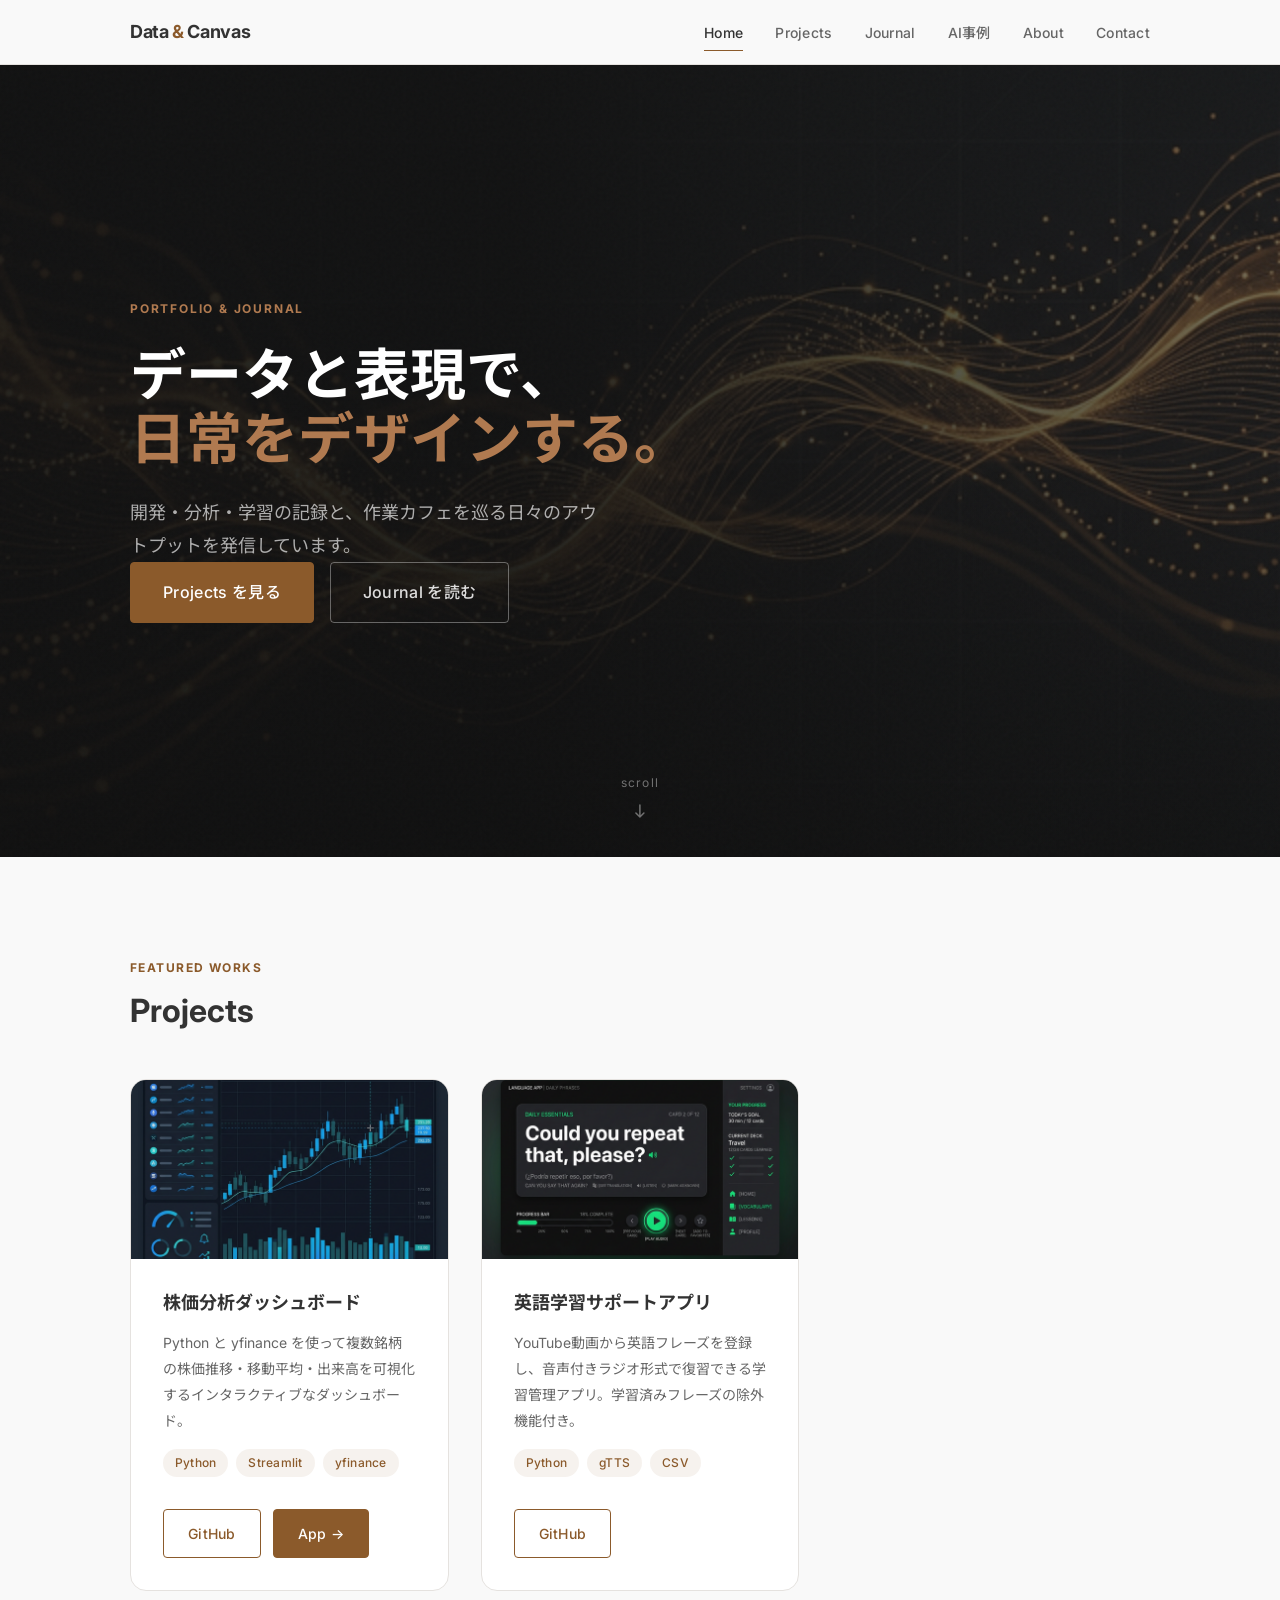
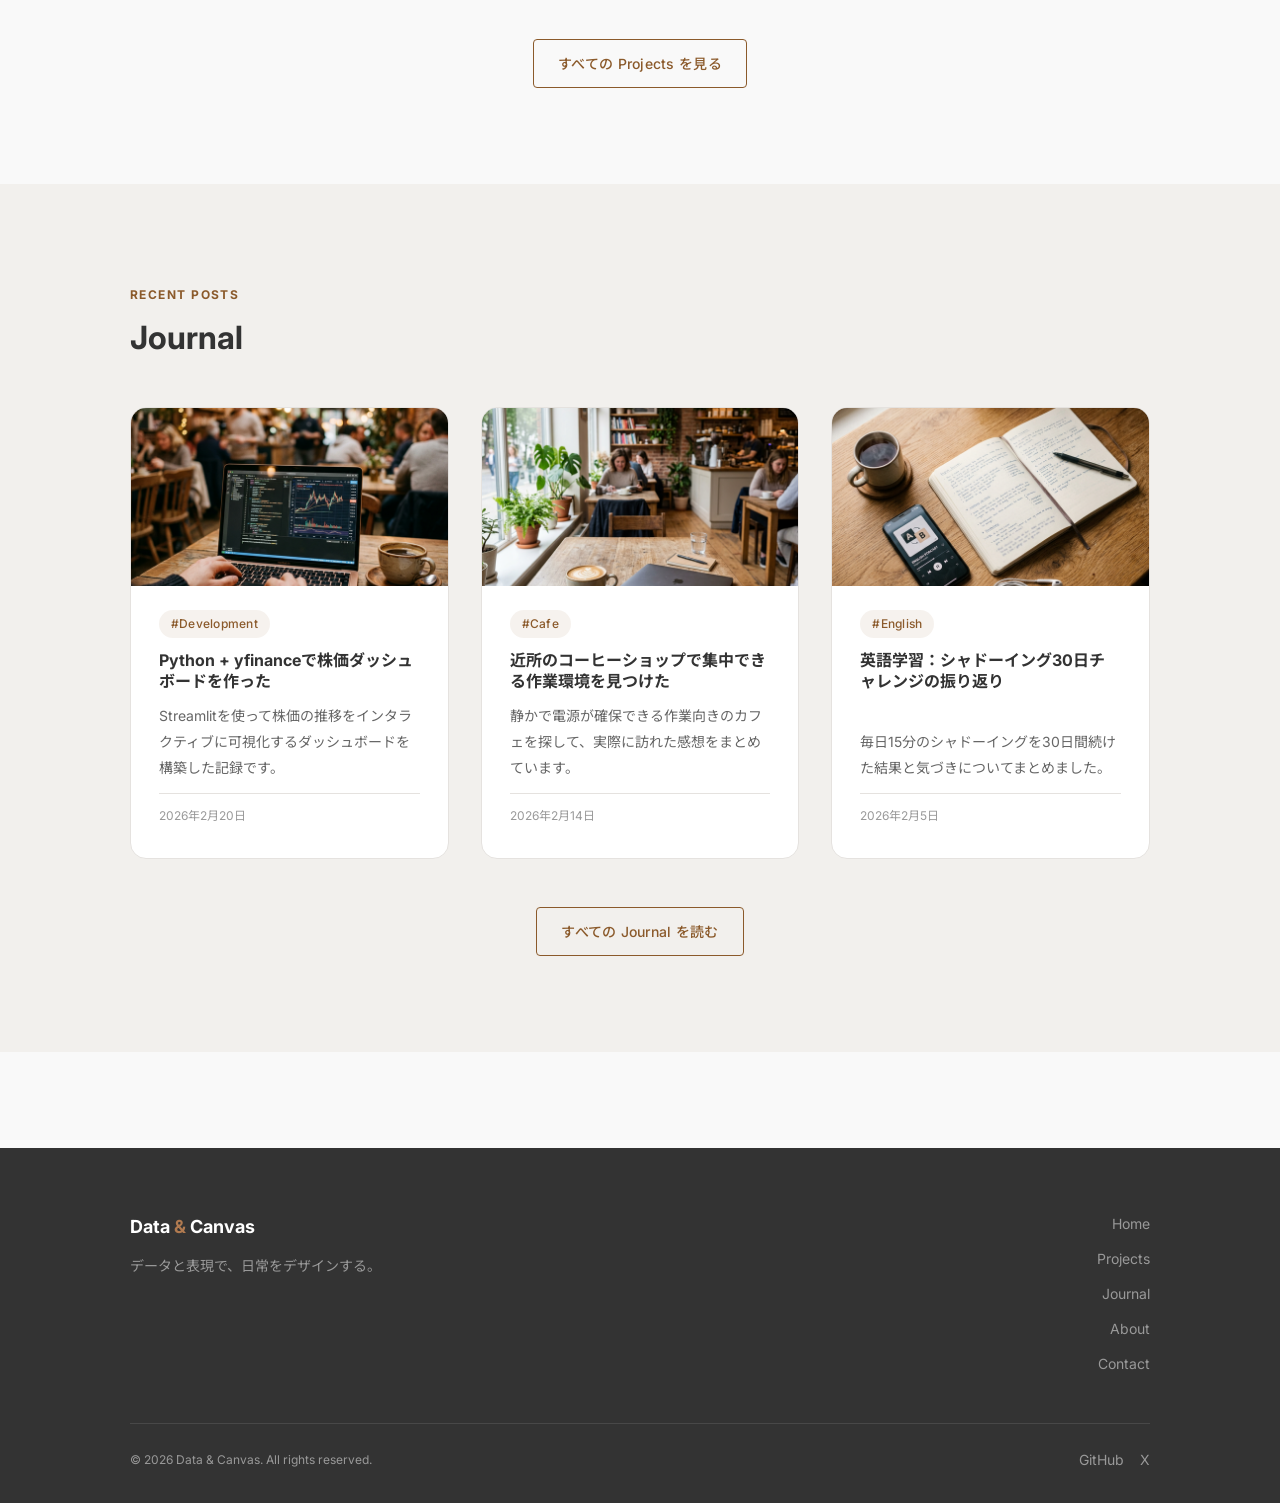
<file: index.html>
<!DOCTYPE html>
<html lang="ja">
<head>
  <meta charset="UTF-8">
  <meta name="viewport" content="width=device-width, initial-scale=1.0">
  <title>Data & Canvas — Portfolio & Journal</title>
  <meta name="description" content="開発・分析ツールのポートフォリオと日々の学習・ライフスタイルを発信するサイトです。">
  <meta property="og:title" content="Data & Canvas">
  <meta property="og:description" content="開発・分析ツールのポートフォリオと日々の学習・ライフスタイルを発信するサイトです。">
  <meta property="og:type" content="website">
  <link rel="stylesheet" href="css/variables.css">
  <link rel="stylesheet" href="css/base.css">
  <link rel="stylesheet" href="css/layout.css">
  <link rel="stylesheet" href="css/components.css">
  <link rel="stylesheet" href="css/pages/home.css">
</head>
<body>

  <!-- ===== Header ===== -->
  <header class="site-header">
    <div class="container">
      <a href="index.html" class="site-logo">Data <span>&</span> Canvas</a>
      <button class="nav-toggle" id="nav-toggle" aria-label="メニューを開く" aria-expanded="false">
        <span></span><span></span><span></span>
      </button>
      <nav aria-label="メインナビゲーション">
        <ul class="nav-list" id="nav-list">
          <li><a href="index.html">Home</a></li>
          <li><a href="projects.html">Projects</a></li>
          <li><a href="journal.html">Journal</a></li>
          <li><a href="ai-examples.html">AI事例</a></li>
          <li><a href="about.html">About</a></li>
          <li><a href="contact.html">Contact</a></li>
        </ul>
      </nav>
    </div>
  </header>

  <!-- ===== Hero ===== -->
  <section class="hero" aria-label="ヒーロー">
    <div class="hero__bg"></div>
    <div class="hero__overlay"></div>
    <div class="hero__noise"></div>
    <div class="container">
      <p class="hero__eyebrow">Portfolio & Journal</p>
      <h1 class="hero__title">
        データと表現で、<br>
        <em>日常をデザインする。</em>
      </h1>
      <p class="hero__desc">
        開発・分析・学習の記録と、作業カフェを巡る日々のアウトプットを発信しています。
      </p>
      <div class="hero__actions">
        <a href="projects.html" class="btn btn-primary">Projects を見る</a>
        <a href="journal.html" class="btn btn-outline">Journal を読む</a>
      </div>
    </div>
    <div class="hero__scroll" aria-hidden="true">
      <span>scroll</span>
      <svg width="16" height="24" viewBox="0 0 16 24" fill="none">
        <path d="M8 4v12M4 12l4 4 4-4" stroke="currentColor" stroke-width="1.5" stroke-linecap="round" stroke-linejoin="round"/>
      </svg>
    </div>
  </section>

  <!-- ===== Projects Pickup ===== -->
  <section class="home-projects">
    <div class="container">
      <div class="section-heading fade-in">
        <span class="section-label">Featured Works</span>
        <h2 class="section-title">Projects</h2>
      </div>
      <div class="card-grid">
        <!-- Card 1 -->
        <article class="project-card fade-in">
          <img
            class="project-card__image"
            src="images/project_stocks.png"
            alt="株価分析ダッシュボード"
            loading="lazy"
          >
          <div class="project-card__body">
            <h3 class="project-card__title">株価分析ダッシュボード</h3>
            <p class="project-card__desc">Python と yfinance を使って複数銘柄の株価推移・移動平均・出来高を可視化するインタラクティブなダッシュボード。</p>
            <div class="project-card__tags">
              <span class="tag">Python</span>
              <span class="tag">Streamlit</span>
              <span class="tag">yfinance</span>
            </div>
            <div class="project-card__links">
              <a href="#" class="btn btn-outline" target="_blank" rel="noopener">GitHub</a>
              <a href="#" class="btn btn-primary" target="_blank" rel="noopener">App →</a>
            </div>
          </div>
        </article>
        <!-- Card 2 -->
        <article class="project-card fade-in">
          <img
            class="project-card__image"
            src="images/project_english.png"
            alt="英語学習サポートアプリ"
            loading="lazy"
          >
          <div class="project-card__body">
            <h3 class="project-card__title">英語学習サポートアプリ</h3>
            <p class="project-card__desc">YouTube動画から英語フレーズを登録し、音声付きラジオ形式で復習できる学習管理アプリ。学習済みフレーズの除外機能付き。</p>
            <div class="project-card__tags">
              <span class="tag">Python</span>
              <span class="tag">gTTS</span>
              <span class="tag">CSV</span>
            </div>
            <div class="project-card__links">
              <a href="#" class="btn btn-outline" target="_blank" rel="noopener">GitHub</a>
            </div>
          </div>
        </article>
      </div>
      <div class="section-more fade-in">
        <a href="projects.html" class="btn btn-outline">すべての Projects を見る</a>
      </div>
    </div>
  </section>

  <!-- ===== Journal Latest ===== -->
  <section class="home-journal">
    <div class="container">
      <div class="section-heading fade-in">
        <span class="section-label">Recent Posts</span>
        <h2 class="section-title">Journal</h2>
      </div>
      <div class="article-grid" id="home-article-grid"></div>
      <div class="section-more fade-in">
        <a href="journal.html" class="btn btn-outline">すべての Journal を読む</a>
      </div>
    </div>
  </section>

  <!-- ===== Footer ===== -->
  <footer class="site-footer">
    <div class="container">
      <div class="footer-inner">
        <div>
          <p class="footer-logo">Data <span>&</span> Canvas</p>
          <p class="footer-tagline">データと表現で、日常をデザインする。</p>
        </div>
        <nav class="footer-nav" aria-label="フッターナビゲーション">
          <a href="index.html">Home</a>
          <a href="projects.html">Projects</a>
          <a href="journal.html">Journal</a>
          <a href="about.html">About</a>
          <a href="contact.html">Contact</a>
        </nav>
      </div>
      <div class="footer-bottom">
        <p class="footer-copyright">© 2026 Data & Canvas. All rights reserved.</p>
        <div class="footer-sns">
          <a href="#" aria-label="GitHub" target="_blank" rel="noopener">GitHub</a>
          <a href="#" aria-label="X (Twitter)" target="_blank" rel="noopener">X</a>
        </div>
      </div>
    </div>
  </footer>

  <script src="js/journal.js"></script>
  <script src="js/nav.js"></script>
</body>
</html>
</file>
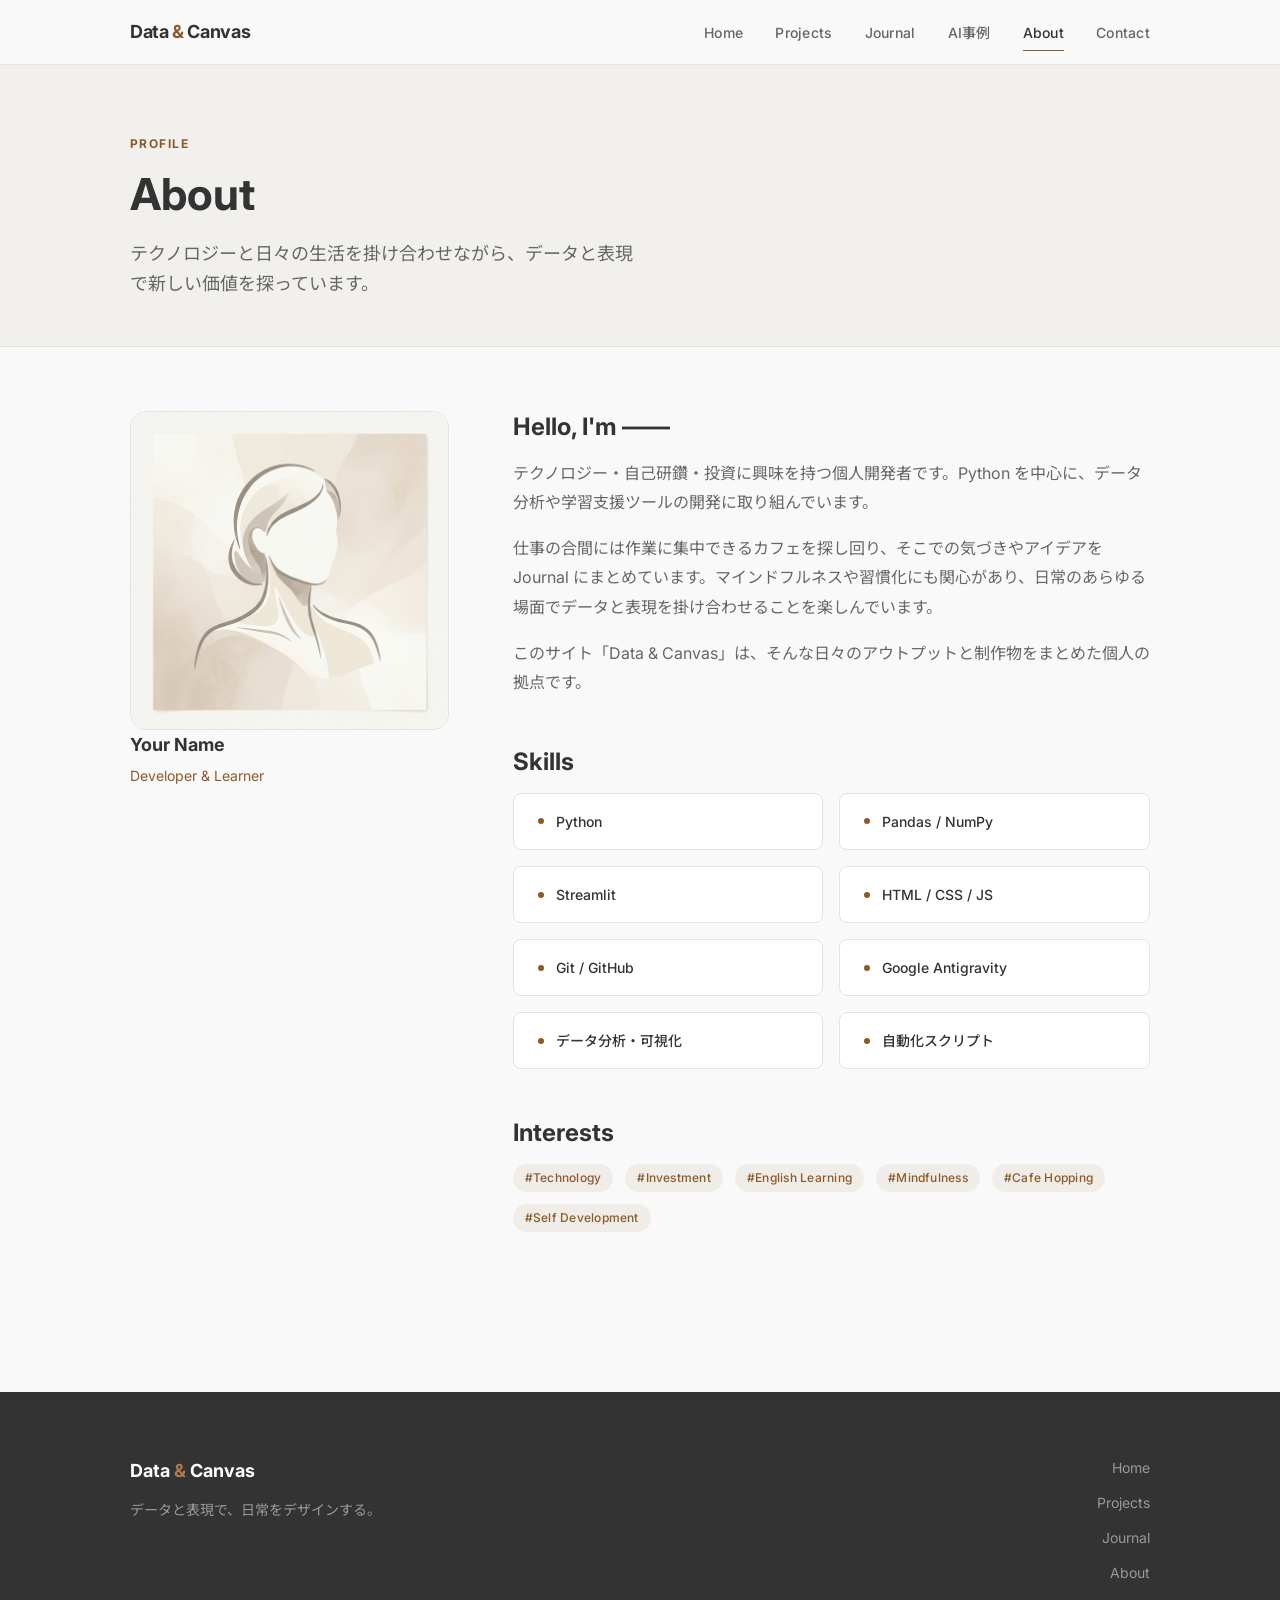
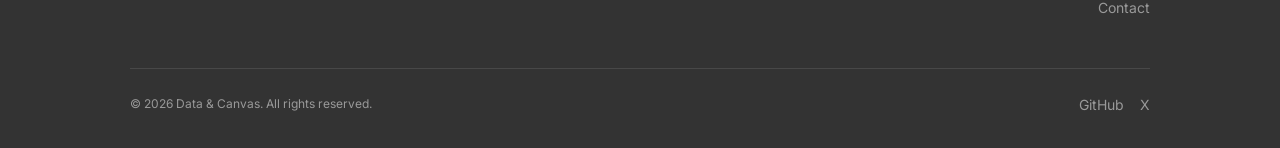
<file: about.html>
<!DOCTYPE html>
<html lang="ja">
<head>
  <meta charset="UTF-8">
  <meta name="viewport" content="width=device-width, initial-scale=1.0">
  <title>About — Data & Canvas</title>
  <meta name="description" content="プロフィール・スキルセット・興味分野について紹介します。">
  <link rel="stylesheet" href="css/variables.css">
  <link rel="stylesheet" href="css/base.css">
  <link rel="stylesheet" href="css/layout.css">
  <link rel="stylesheet" href="css/components.css">
  <link rel="stylesheet" href="css/pages/about.css">
</head>
<body>

  <!-- ===== Header ===== -->
  <header class="site-header">
    <div class="container">
      <a href="index.html" class="site-logo">Data <span>&</span> Canvas</a>
      <button class="nav-toggle" id="nav-toggle" aria-label="メニューを開く" aria-expanded="false">
        <span></span><span></span><span></span>
      </button>
      <nav aria-label="メインナビゲーション">
        <ul class="nav-list" id="nav-list">
          <li><a href="index.html">Home</a></li>
          <li><a href="projects.html">Projects</a></li>
          <li><a href="journal.html">Journal</a></li>
          <li><a href="ai-examples.html">AI事例</a></li>
          <li><a href="about.html">About</a></li>
          <li><a href="contact.html">Contact</a></li>
        </ul>
      </nav>
    </div>
  </header>

  <!-- ===== Page Hero ===== -->
  <div class="about-hero">
    <div class="container">
      <span class="section-label">Profile</span>
      <h1 style="font-size: clamp(2rem, 5vw, 2.75rem); margin-bottom: var(--space-4);">About</h1>
      <p style="color: var(--color-sub); font-size: var(--font-size-md); max-width: 520px;">
        テクノロジーと日々の生活を掛け合わせながら、データと表現で新しい価値を探っています。
      </p>
    </div>
  </div>

  <!-- ===== About Content ===== -->
  <section class="about-section">
    <div class="container">
      <div class="about-inner">

        <!-- Portrait / Meta -->
        <div class="about-portrait fade-in">
          <img
            class="about-portrait__img"
            src="images/about_portrait.png"
            alt="プロフィール写真"
          >
          <p class="about-portrait__name">Your Name</p>
          <p class="about-portrait__role">Developer & Learner</p>
        </div>

        <!-- Text Content -->
        <div class="about-content fade-in">
          <h2>Hello, I'm ——</h2>
          <p>
            テクノロジー・自己研鑽・投資に興味を持つ個人開発者です。Python を中心に、データ分析や学習支援ツールの開発に取り組んでいます。
          </p>
          <p>
            仕事の合間には作業に集中できるカフェを探し回り、そこでの気づきやアイデアを Journal にまとめています。マインドフルネスや習慣化にも関心があり、日常のあらゆる場面でデータと表現を掛け合わせることを楽しんでいます。
          </p>
          <p>
            このサイト「Data & Canvas」は、そんな日々のアウトプットと制作物をまとめた個人の拠点です。
          </p>

          <h2>Skills</h2>
          <div class="skill-grid">
            <div class="skill-item">Python</div>
            <div class="skill-item">Pandas / NumPy</div>
            <div class="skill-item">Streamlit</div>
            <div class="skill-item">HTML / CSS / JS</div>
            <div class="skill-item">Git / GitHub</div>
            <div class="skill-item">Google Antigravity</div>
            <div class="skill-item">データ分析・可視化</div>
            <div class="skill-item">自動化スクリプト</div>
          </div>

          <h2>Interests</h2>
          <div class="interests-list">
            <span class="tag">#Technology</span>
            <span class="tag">#Investment</span>
            <span class="tag">#English Learning</span>
            <span class="tag">#Mindfulness</span>
            <span class="tag">#Cafe Hopping</span>
            <span class="tag">#Self Development</span>
          </div>
        </div>

      </div>
    </div>
  </section>

  <!-- ===== Footer ===== -->
  <footer class="site-footer">
    <div class="container">
      <div class="footer-inner">
        <div>
          <p class="footer-logo">Data <span>&</span> Canvas</p>
          <p class="footer-tagline">データと表現で、日常をデザインする。</p>
        </div>
        <nav class="footer-nav" aria-label="フッターナビゲーション">
          <a href="index.html">Home</a>
          <a href="projects.html">Projects</a>
          <a href="journal.html">Journal</a>
          <a href="about.html">About</a>
          <a href="contact.html">Contact</a>
        </nav>
      </div>
      <div class="footer-bottom">
        <p class="footer-copyright">© 2026 Data & Canvas. All rights reserved.</p>
        <div class="footer-sns">
          <a href="#" aria-label="GitHub" target="_blank" rel="noopener">GitHub</a>
          <a href="#" aria-label="X (Twitter)" target="_blank" rel="noopener">X</a>
        </div>
      </div>
    </div>
  </footer>

  <script src="js/nav.js"></script>
</body>
</html>
</file>
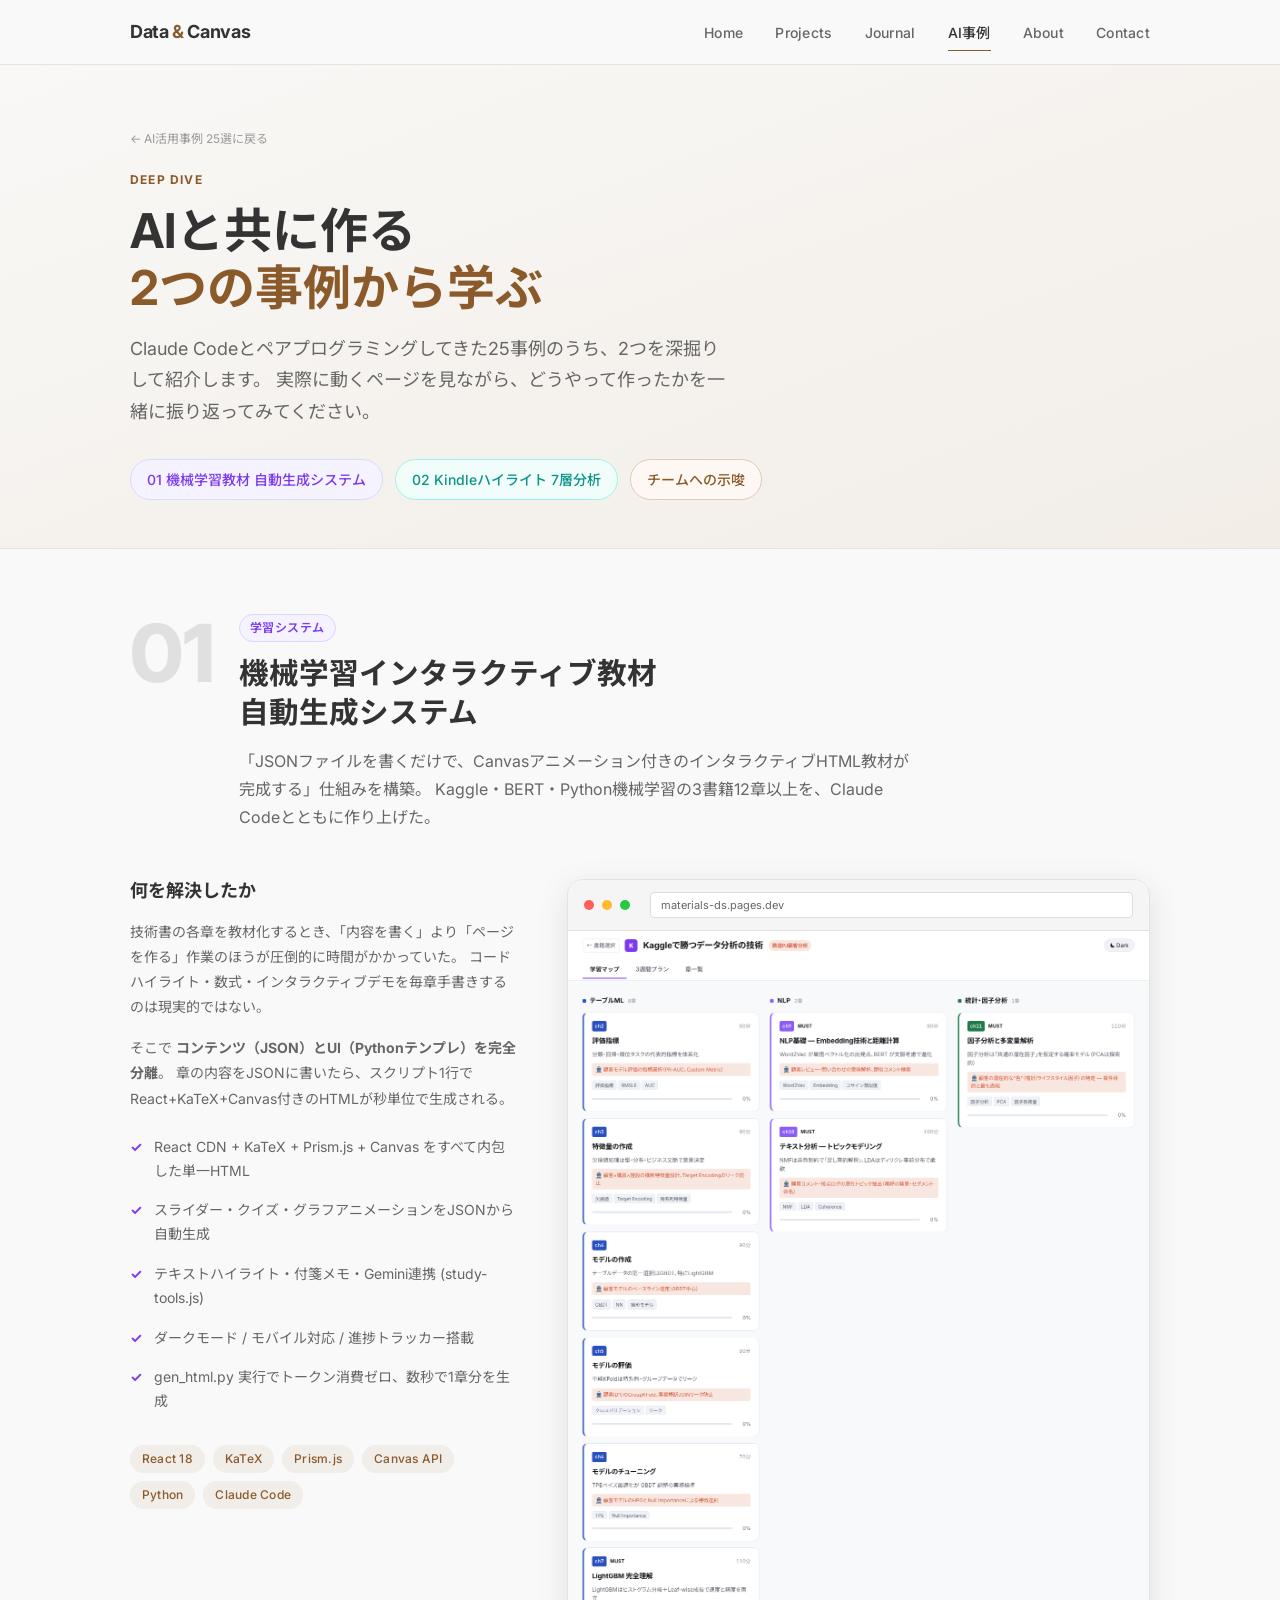
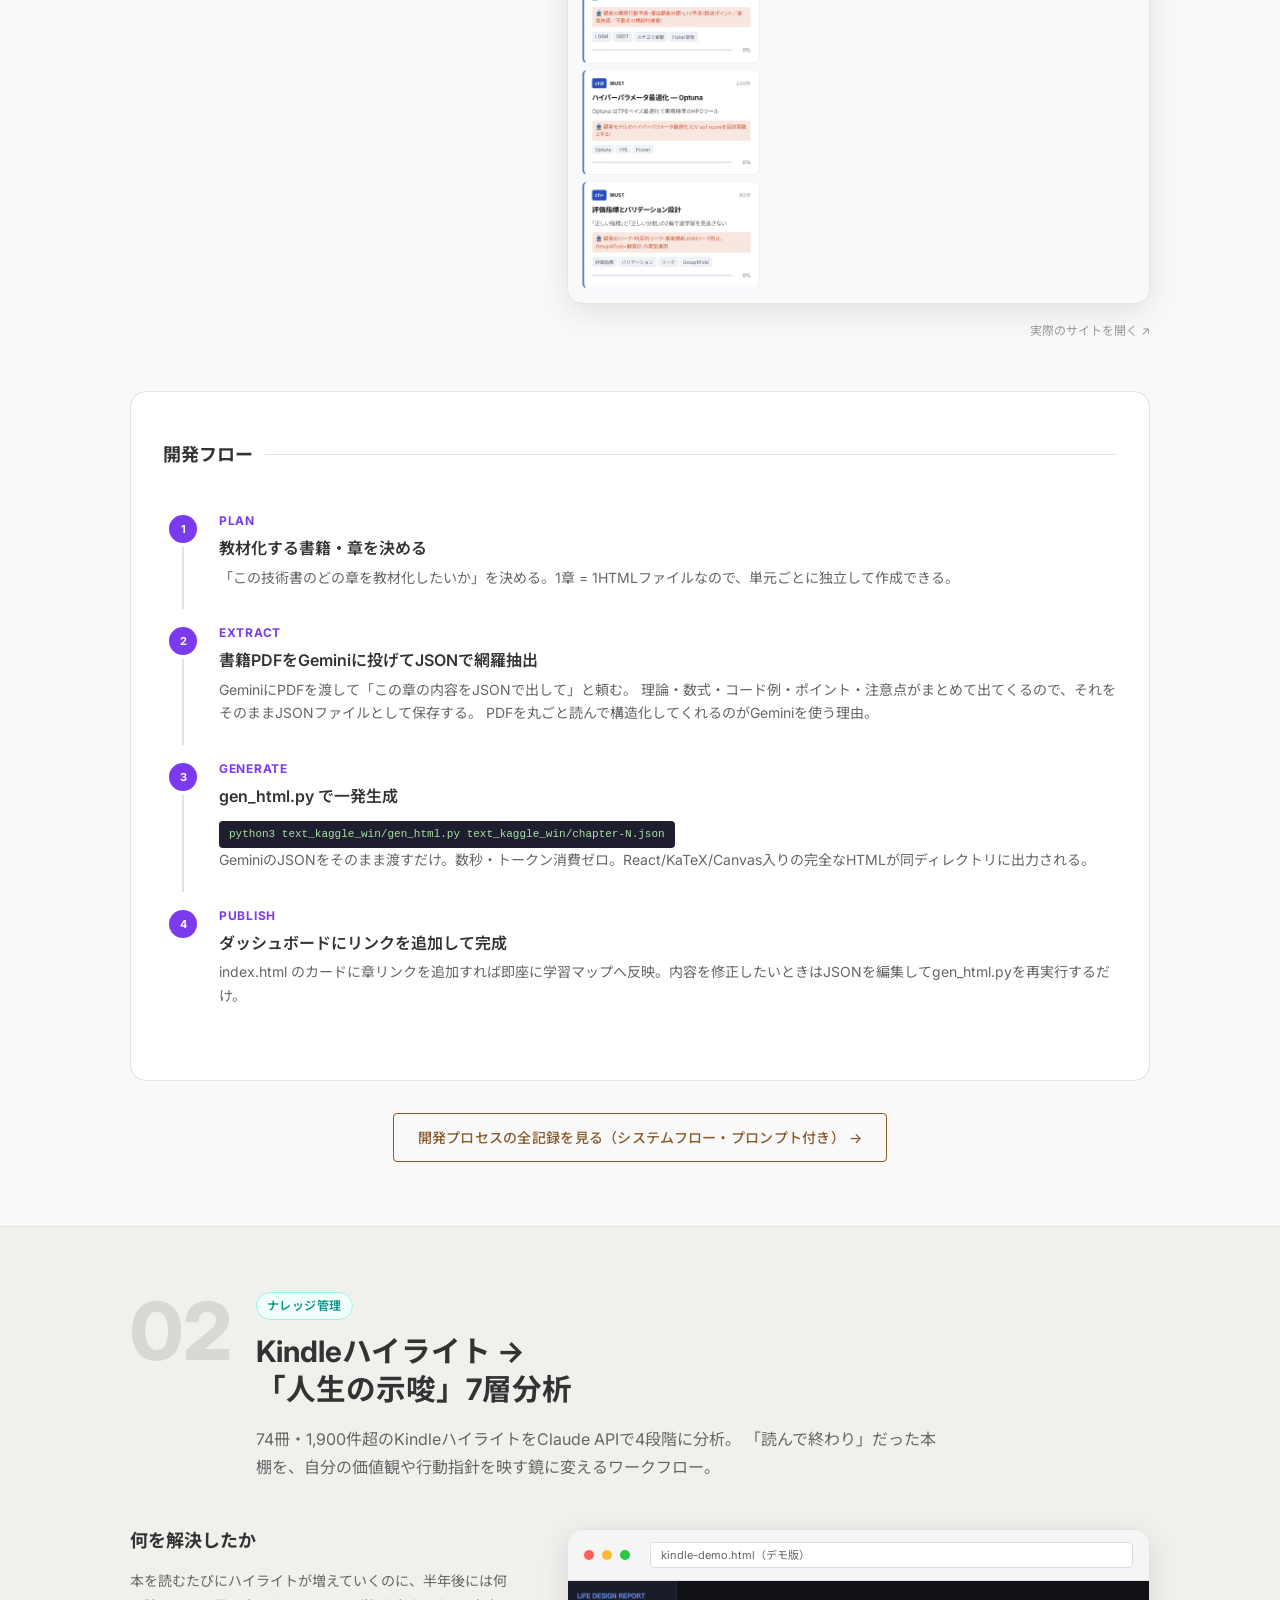
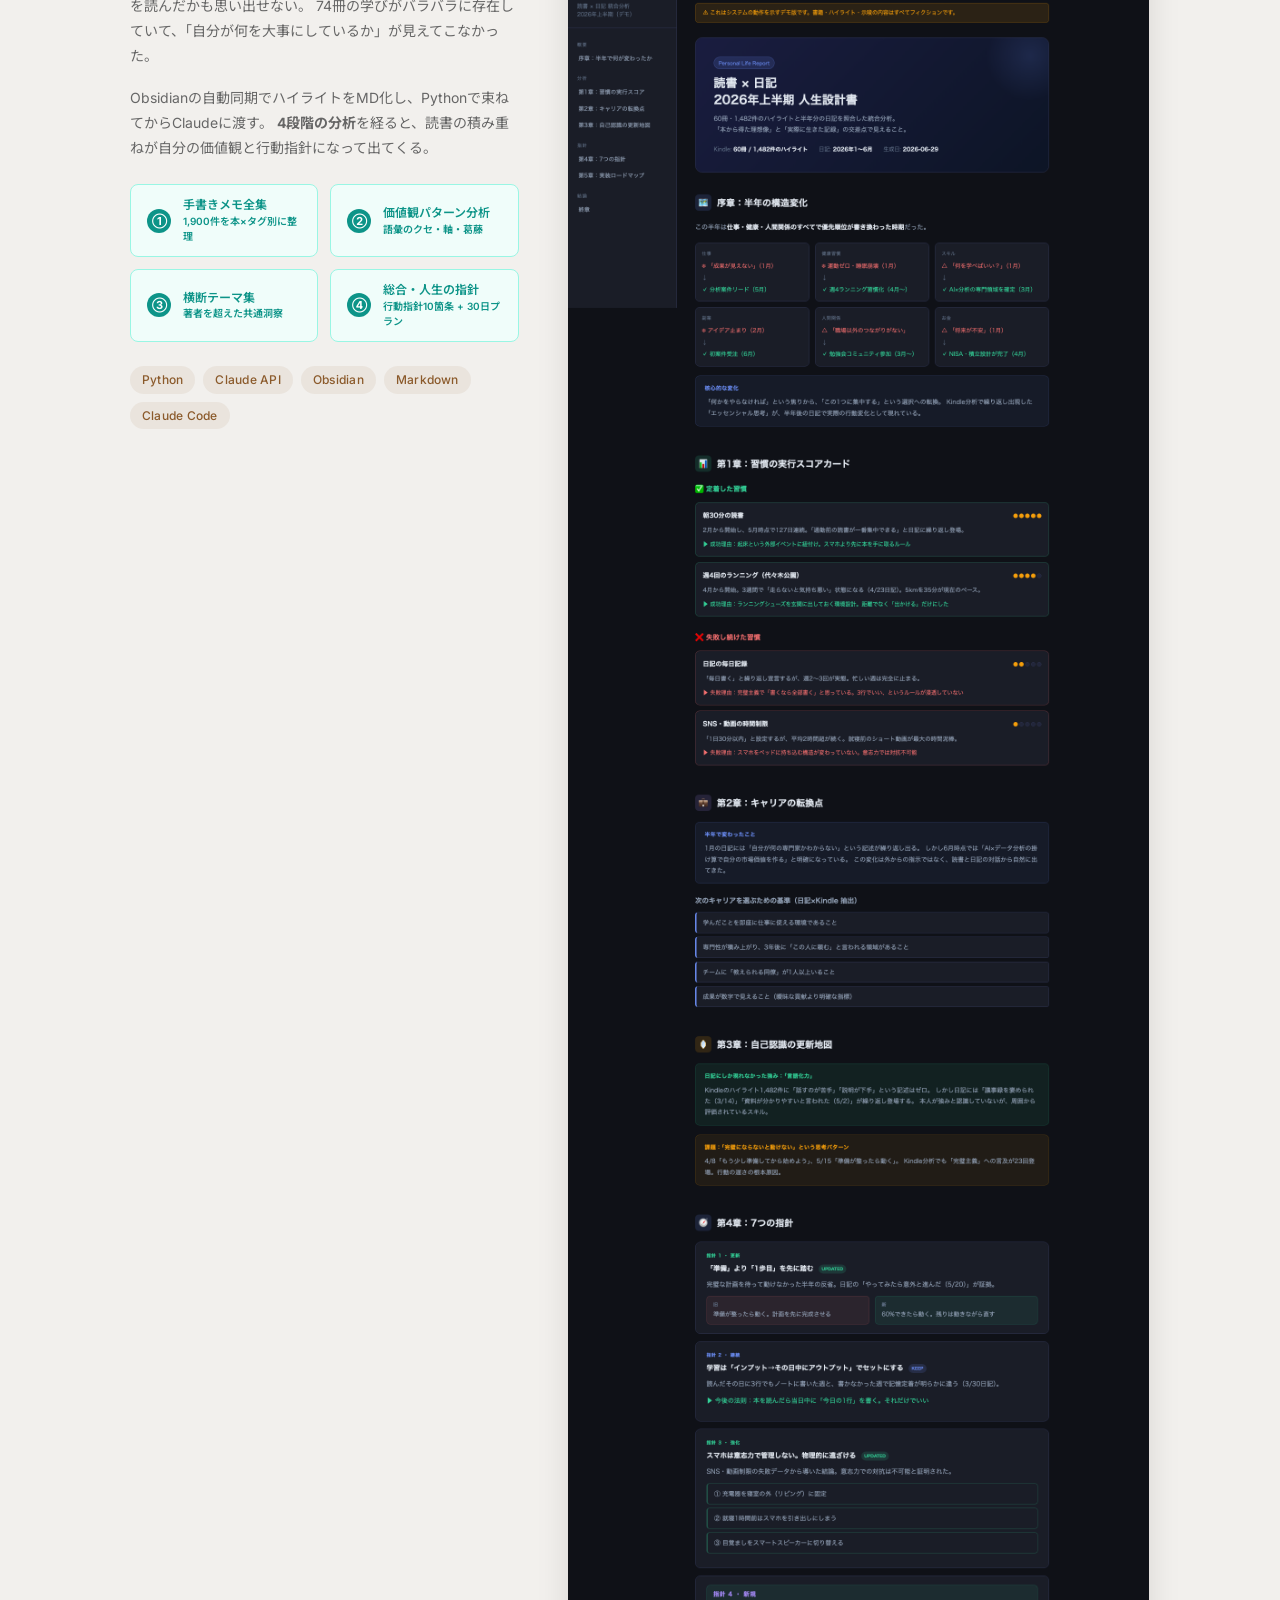
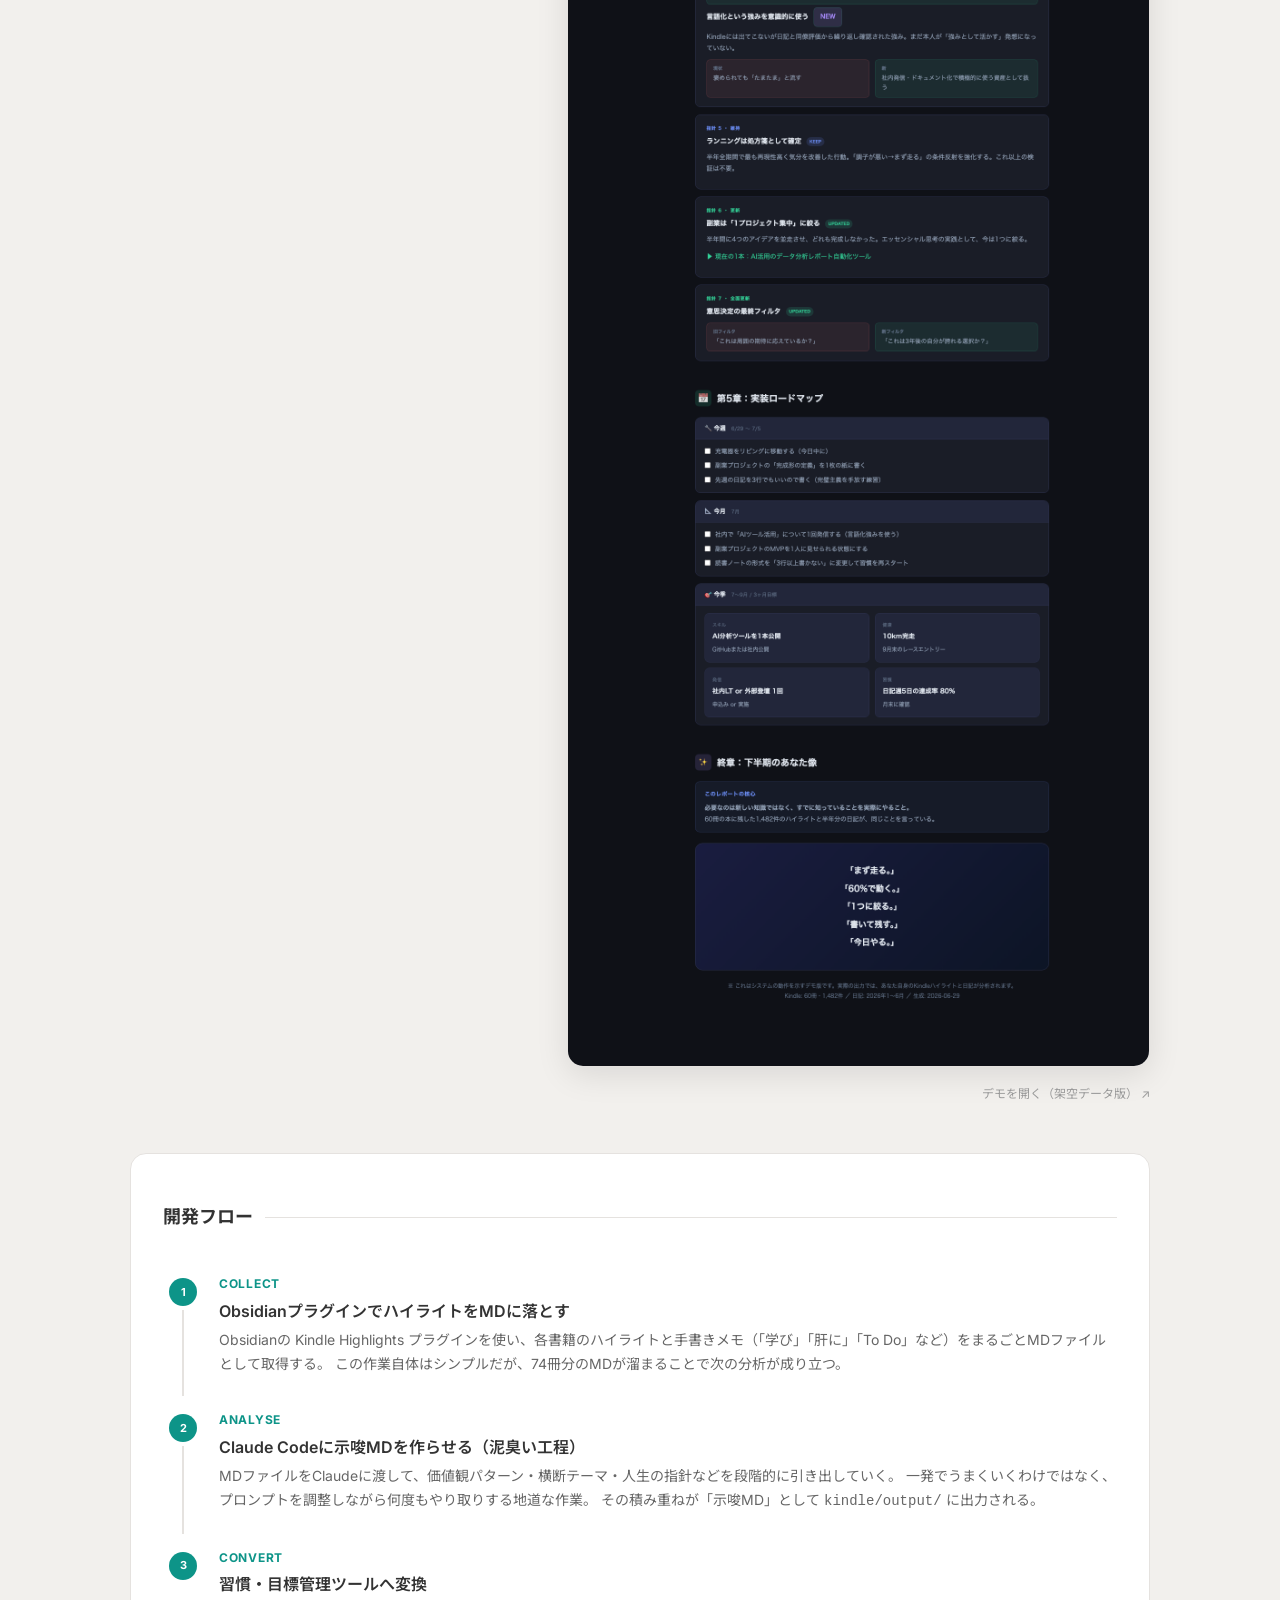
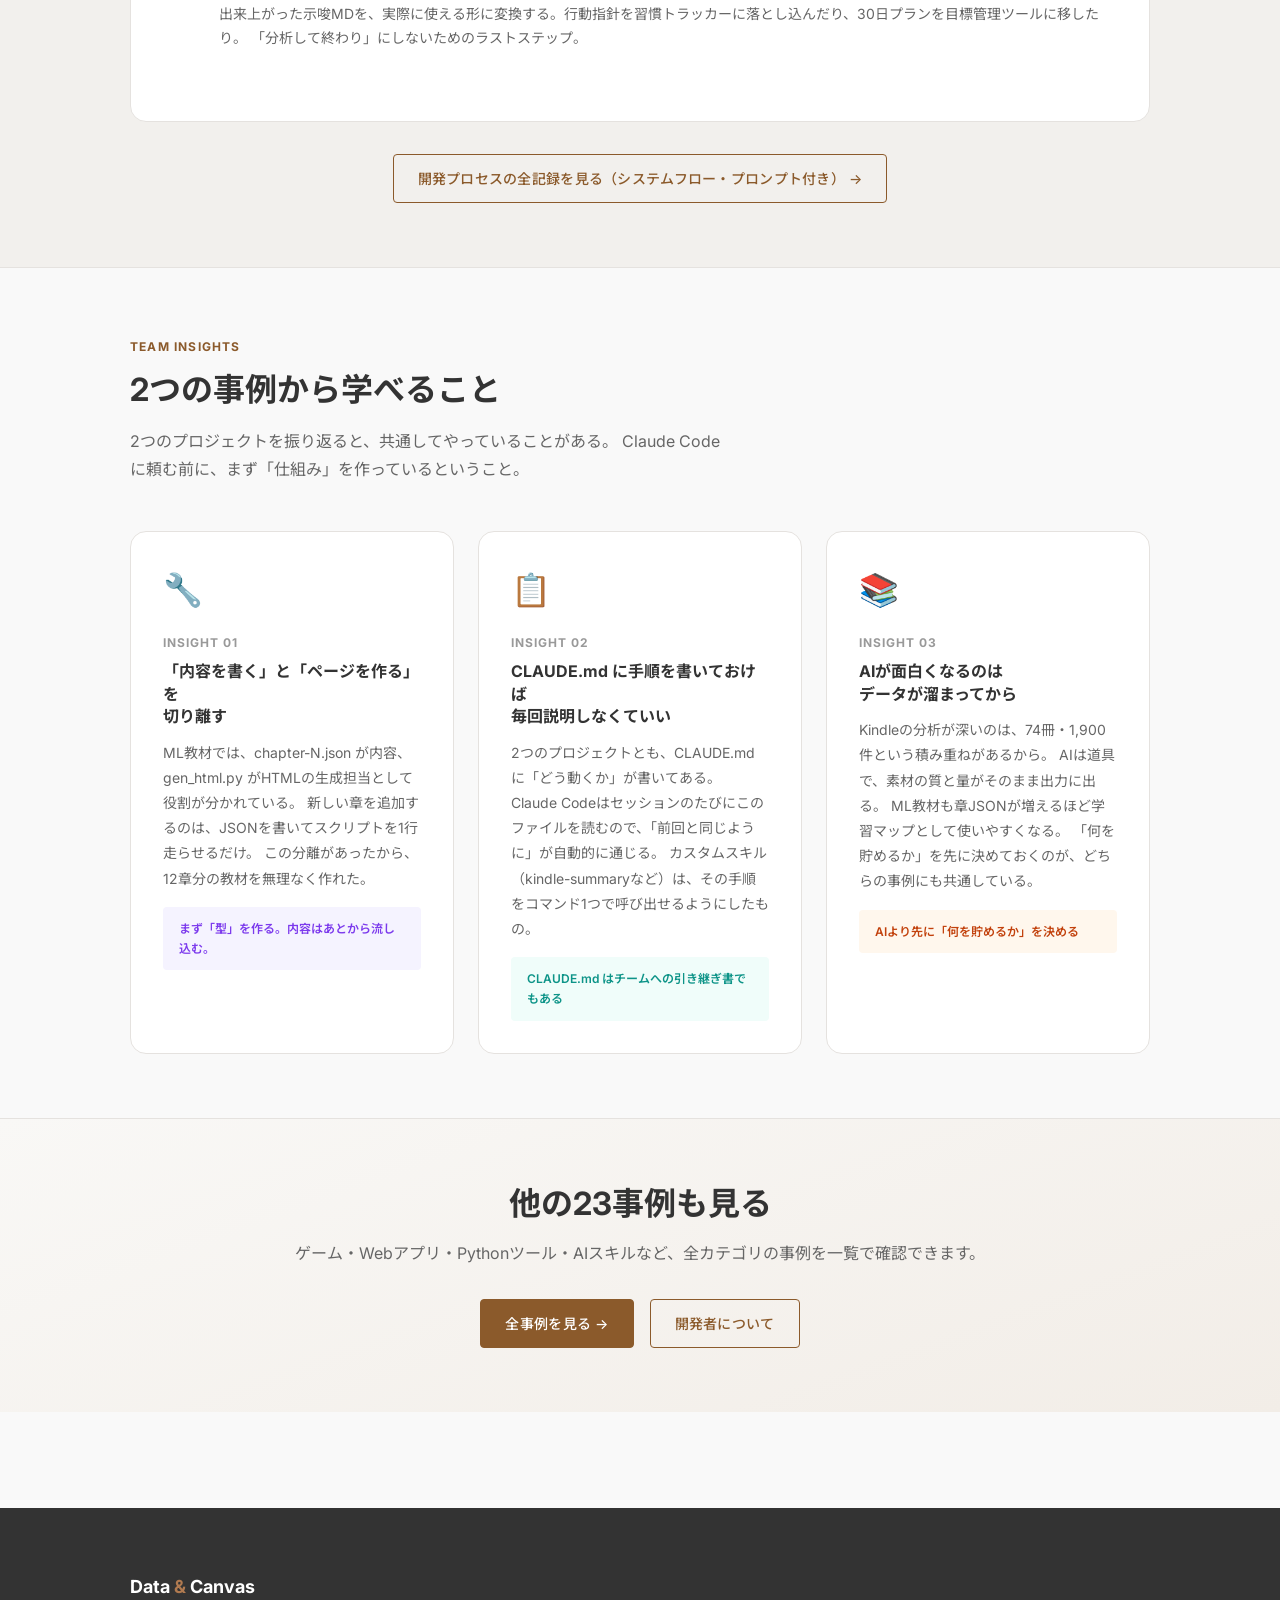
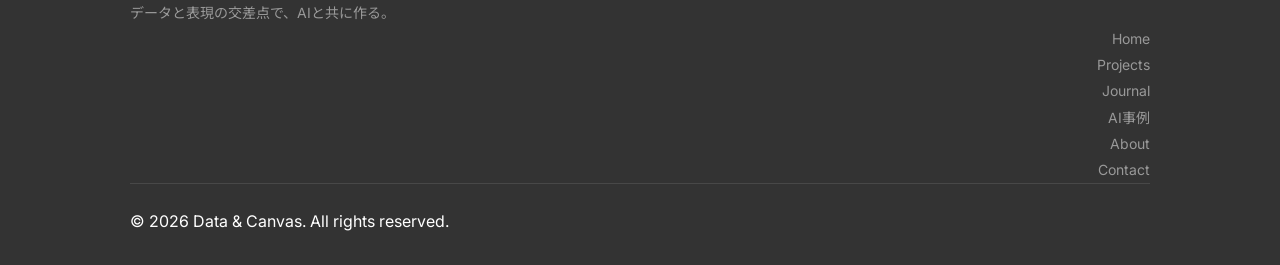
<file: ai-examples-showcase.html>
<!DOCTYPE html>
<html lang="ja">
<head>
  <meta charset="UTF-8">
  <meta name="viewport" content="width=device-width, initial-scale=1.0">
  <title>AI事例 深掘り — Data & Canvas</title>
  <meta name="description" content="機械学習インタラクティブ教材自動生成システムとKindleハイライト7層分析、2つの事例を開発フローとともに紹介します。">
  <link rel="stylesheet" href="css/variables.css">
  <link rel="stylesheet" href="css/base.css">
  <link rel="stylesheet" href="css/layout.css">
  <link rel="stylesheet" href="css/components.css">
  <style>
    /* ===== Page-specific tokens ===== */
    :root {
      --c1: #7c3aed;   /* 事例①アクセント: パープル */
      --c1-bg: #f5f3ff;
      --c1-border: #ddd6fe;
      --c2: #0d9488;   /* 事例②アクセント: ティール */
      --c2-bg: #f0fdfa;
      --c2-border: #99f6e4;
      --flow-line: #e5e2df;
    }

    /* ===== Hero ===== */
    .showcase-hero {
      padding: var(--space-16) 0 var(--space-12);
      background: linear-gradient(160deg, #f9f8f6 0%, #f2ede7 100%);
      border-bottom: 1px solid var(--color-border);
    }
    .showcase-hero__eyebrow {
      display: flex;
      align-items: center;
      gap: var(--space-3);
      margin-bottom: var(--space-4);
    }
    .showcase-hero__back {
      font-size: var(--font-size-xs);
      color: var(--color-muted);
      text-decoration: none;
      display: flex;
      align-items: center;
      gap: var(--space-1);
      transition: color var(--transition-fast);
    }
    .showcase-hero__back:hover { color: var(--color-accent); }
    .showcase-hero h1 {
      font-size: clamp(2rem, 5vw, 3rem);
      font-weight: 700;
      color: var(--color-main);
      line-height: 1.2;
      margin-bottom: var(--space-4);
    }
    .showcase-hero h1 em {
      font-style: normal;
      color: var(--color-accent);
    }
    .showcase-hero__desc {
      font-size: var(--font-size-md);
      color: var(--color-sub);
      max-width: 600px;
      line-height: 1.75;
      margin-bottom: var(--space-8);
    }
    .showcase-hero__toc {
      display: flex;
      gap: var(--space-3);
      flex-wrap: wrap;
    }
    .toc-chip {
      display: inline-flex;
      align-items: center;
      gap: var(--space-2);
      padding: var(--space-2) var(--space-4);
      border-radius: 99px;
      font-size: var(--font-size-sm);
      font-weight: 500;
      text-decoration: none;
      border: 1.5px solid;
      transition: all var(--transition-fast);
    }
    .toc-chip--1 {
      color: var(--c1);
      border-color: var(--c1-border);
      background: var(--c1-bg);
    }
    .toc-chip--1:hover { background: var(--c1); color: #fff; border-color: var(--c1); }
    .toc-chip--2 {
      color: var(--c2);
      border-color: var(--c2-border);
      background: var(--c2-bg);
    }
    .toc-chip--2:hover { background: var(--c2); color: #fff; border-color: var(--c2); }
    .toc-chip--3 {
      color: var(--color-accent);
      border-color: #e2c9b0;
      background: #fdf8f4;
    }
    .toc-chip--3:hover { background: var(--color-accent); color: #fff; border-color: var(--color-accent); }

    /* ===== Case Section ===== */
    .case-section {
      padding: var(--space-16) 0;
      border-bottom: 1px solid var(--color-border);
    }
    .case-section--alt { background: var(--color-base-alt); }

    .case-header {
      display: flex;
      align-items: flex-start;
      gap: var(--space-6);
      margin-bottom: var(--space-12);
    }
    .case-number {
      font-size: 5rem;
      font-weight: 800;
      line-height: 1;
      flex-shrink: 0;
      opacity: 0.12;
      color: var(--color-main);
    }
    .case-header__meta { flex: 1; }
    .case-category-badge {
      display: inline-block;
      padding: 3px 10px;
      border-radius: 99px;
      font-size: var(--font-size-xs);
      font-weight: 600;
      letter-spacing: 0.04em;
      margin-bottom: var(--space-3);
    }
    .case-category-badge--1 { background: var(--c1-bg); color: var(--c1); border: 1px solid var(--c1-border); }
    .case-category-badge--2 { background: var(--c2-bg); color: var(--c2); border: 1px solid var(--c2-border); }
    .case-header h2 {
      font-size: clamp(1.4rem, 3vw, 1.85rem);
      font-weight: 700;
      color: var(--color-main);
      line-height: 1.3;
      margin-bottom: var(--space-4);
    }
    .case-header__summary {
      font-size: var(--font-size-base);
      color: var(--color-sub);
      line-height: 1.75;
      max-width: 680px;
    }

    /* ===== Two-column layout: description + preview ===== */
    .case-body {
      display: grid;
      grid-template-columns: 1fr 1.5fr;
      gap: var(--space-12);
      align-items: start;
      margin-bottom: var(--space-12);
    }
    @media (max-width: 900px) {
      .case-body { grid-template-columns: 1fr; }
    }

    .case-desc-block h3 {
      font-size: var(--font-size-md);
      font-weight: 700;
      margin-bottom: var(--space-4);
      color: var(--color-main);
    }
    .case-desc-block p {
      font-size: var(--font-size-sm);
      color: var(--color-sub);
      line-height: 1.8;
      margin-bottom: var(--space-4);
    }
    .case-highlights {
      list-style: none;
      margin-bottom: var(--space-6);
    }
    .case-highlights li {
      font-size: var(--font-size-sm);
      color: var(--color-sub);
      line-height: 1.7;
      padding: var(--space-2) 0;
      padding-left: var(--space-6);
      position: relative;
    }
    .case-highlights li::before {
      content: '✓';
      position: absolute;
      left: 0;
      font-weight: 700;
    }
    .case-highlights--1 li::before { color: var(--c1); }
    .case-highlights--2 li::before { color: var(--c2); }

    .tech-row {
      display: flex;
      flex-wrap: wrap;
      gap: var(--space-2);
      margin-top: var(--space-4);
    }

    /* ===== Browser Preview (iframe wrapper) ===== */
    .browser-frame {
      border-radius: var(--radius-lg);
      overflow: hidden;
      box-shadow: var(--shadow-lg);
      border: 1px solid var(--color-border);
      background: #fff;
    }
    .browser-bar {
      display: flex;
      align-items: center;
      gap: var(--space-2);
      padding: var(--space-3) var(--space-4);
      background: #f5f5f5;
      border-bottom: 1px solid #e0e0e0;
    }
    .browser-dot {
      width: 10px; height: 10px;
      border-radius: 50%;
    }
    .browser-dot:nth-child(1) { background: #ff5f57; }
    .browser-dot:nth-child(2) { background: #febc2e; }
    .browser-dot:nth-child(3) { background: #28c840; }
    .browser-url {
      flex: 1;
      margin-left: var(--space-3);
      background: #fff;
      border: 1px solid #ddd;
      border-radius: 4px;
      padding: 3px 10px;
      font-size: 11px;
      color: #666;
      white-space: nowrap;
      overflow: hidden;
      text-overflow: ellipsis;
    }
    .browser-frame iframe {
      width: 100%;
      height: 520px;
      border: none;
      display: block;
    }
    .browser-fallback {
      display: none;
      padding: var(--space-12);
      text-align: center;
      background: var(--color-base-alt);
    }
    .browser-fallback p {
      font-size: var(--font-size-sm);
      color: var(--color-muted);
      margin-bottom: var(--space-4);
    }
    .browser-open-btn {
      display: block;
      text-align: right;
      margin-top: var(--space-3);
    }
    .browser-open-btn a {
      font-size: var(--font-size-xs);
      color: var(--color-muted);
      text-decoration: none;
      display: inline-flex;
      align-items: center;
      gap: var(--space-1);
    }
    .browser-open-btn a:hover { color: var(--color-accent); }

    /* ===== Flow Diagram ===== */
    .flow-section {
      padding: var(--space-12) var(--space-8);
      background: var(--color-white);
      border-radius: var(--radius-lg);
      border: 1px solid var(--color-border);
    }
    .flow-section__title {
      font-size: var(--font-size-md);
      font-weight: 700;
      color: var(--color-main);
      margin-bottom: var(--space-8);
      display: flex;
      align-items: center;
      gap: var(--space-3);
    }
    .flow-section__title::after {
      content: '';
      flex: 1;
      height: 1px;
      background: var(--color-border);
    }
    .flow-steps {
      display: flex;
      flex-direction: column;
      gap: 0;
    }
    .flow-row {
      display: grid;
      grid-template-columns: 40px 1fr;
      gap: 0;
      align-items: stretch;
    }
    .flow-row:last-child .flow-line { display: none; }
    .flow-spine {
      display: flex;
      flex-direction: column;
      align-items: center;
    }
    .flow-dot {
      width: 28px; height: 28px;
      border-radius: 50%;
      display: flex;
      align-items: center;
      justify-content: center;
      font-size: 11px;
      font-weight: 700;
      color: #fff;
      flex-shrink: 0;
      margin-top: 14px;
    }
    .flow-dot--1 { background: var(--c1); }
    .flow-dot--2 { background: var(--c2); }
    .flow-line {
      width: 2px;
      flex: 1;
      background: var(--flow-line);
      margin: 4px 0;
    }
    .flow-content {
      padding: 10px 0 10px var(--space-4);
      padding-bottom: var(--space-6);
    }
    .flow-content__label {
      font-size: var(--font-size-xs);
      font-weight: 700;
      letter-spacing: 0.06em;
      margin-bottom: var(--space-1);
    }
    .flow-content__label--1 { color: var(--c1); }
    .flow-content__label--2 { color: var(--c2); }
    .flow-content__title {
      font-size: var(--font-size-base);
      font-weight: 600;
      color: var(--color-main);
      margin-bottom: var(--space-1);
    }
    .flow-content__desc {
      font-size: var(--font-size-sm);
      color: var(--color-sub);
      line-height: 1.7;
    }
    .flow-code {
      display: inline-block;
      background: #1e1e2e;
      color: #a6e3a1;
      font-family: 'JetBrains Mono', 'Fira Code', monospace;
      font-size: 11px;
      padding: 4px 10px;
      border-radius: 4px;
      margin-top: var(--space-2);
    }

    /* ===== Insights Grid ===== */
    .insights-section {
      padding: var(--space-16) 0;
      background: var(--color-base);
    }
    .insights-section .section-title {
      font-size: clamp(1.5rem, 3vw, var(--font-size-xl));
      font-weight: 700;
      color: var(--color-main);
      margin-bottom: var(--space-4);
    }
    .insights-section .section-desc {
      font-size: var(--font-size-base);
      color: var(--color-sub);
      max-width: 600px;
      line-height: 1.75;
      margin-bottom: var(--space-12);
    }
    .insights-grid {
      display: grid;
      grid-template-columns: repeat(3, 1fr);
      gap: var(--space-6);
    }
    @media (max-width: 768px) {
      .insights-grid { grid-template-columns: 1fr; }
    }
    .insight-card {
      background: var(--color-white);
      border: 1px solid var(--color-border);
      border-radius: var(--radius-lg);
      padding: var(--space-8);
      transition: transform var(--transition-normal), box-shadow var(--transition-normal);
    }
    .insight-card:hover {
      transform: translateY(-4px);
      box-shadow: var(--shadow-hover);
    }
    .insight-card__icon {
      font-size: 2rem;
      margin-bottom: var(--space-4);
      display: block;
    }
    .insight-card__num {
      font-size: var(--font-size-xs);
      font-weight: 700;
      letter-spacing: 0.08em;
      color: var(--color-muted);
      margin-bottom: var(--space-2);
    }
    .insight-card h3 {
      font-size: var(--font-size-base);
      font-weight: 700;
      color: var(--color-main);
      line-height: 1.4;
      margin-bottom: var(--space-3);
    }
    .insight-card p {
      font-size: var(--font-size-sm);
      color: var(--color-sub);
      line-height: 1.8;
    }
    .insight-card__accent {
      display: block;
      margin-top: var(--space-4);
      padding: var(--space-3) var(--space-4);
      border-radius: var(--radius-sm);
      font-size: var(--font-size-xs);
      font-weight: 600;
    }
    .insight-card__accent--1 { background: var(--c1-bg); color: var(--c1); }
    .insight-card__accent--2 { background: var(--c2-bg); color: var(--c2); }
    .insight-card__accent--3 { background: #fff7ed; color: #c2410c; }

    /* ===== CTA ===== */
    .cta-section {
      padding: var(--space-16) 0;
      text-align: center;
      background: linear-gradient(160deg, #f9f8f6 0%, #f2ede7 100%);
      border-top: 1px solid var(--color-border);
    }
    .cta-section h2 {
      font-size: clamp(1.5rem, 3vw, 2rem);
      font-weight: 700;
      color: var(--color-main);
      margin-bottom: var(--space-4);
    }
    .cta-section p {
      font-size: var(--font-size-base);
      color: var(--color-sub);
      margin-bottom: var(--space-8);
    }
    .cta-btns {
      display: flex;
      gap: var(--space-4);
      justify-content: center;
      flex-wrap: wrap;
    }

    /* ===== Section label ===== */
    .section-label {
      display: inline-block;
      font-size: var(--font-size-xs);
      font-weight: 700;
      letter-spacing: 0.1em;
      text-transform: uppercase;
      color: var(--color-accent);
      margin-bottom: var(--space-3);
    }

    /* ===== 7層バッジ ===== */
    .layers-grid {
      display: grid;
      grid-template-columns: repeat(2, 1fr);
      gap: var(--space-3);
      margin-top: var(--space-6);
    }
    @media (max-width: 600px) {
      .layers-grid { grid-template-columns: 1fr; }
    }
    .layer-badge {
      display: flex;
      align-items: center;
      gap: var(--space-3);
      padding: var(--space-3) var(--space-4);
      background: var(--c2-bg);
      border: 1px solid var(--c2-border);
      border-radius: var(--radius-md);
    }
    .layer-badge__num {
      width: 24px; height: 24px;
      border-radius: 50%;
      background: var(--c2);
      color: #fff;
      font-size: 11px;
      font-weight: 700;
      display: flex;
      align-items: center;
      justify-content: center;
      flex-shrink: 0;
    }
    .layer-badge__text {
      font-size: var(--font-size-xs);
      font-weight: 600;
      color: var(--c2);
      line-height: 1.3;
    }
  </style>
</head>
<body>

  <!-- ===== Header ===== -->
  <header class="site-header">
    <div class="container">
      <a href="index.html" class="site-logo">Data <span>&</span> Canvas</a>
      <button class="nav-toggle" id="nav-toggle" aria-label="メニューを開く" aria-expanded="false">
        <span></span><span></span><span></span>
      </button>
      <nav aria-label="メインナビゲーション">
        <ul class="nav-list" id="nav-list">
          <li><a href="index.html">Home</a></li>
          <li><a href="projects.html">Projects</a></li>
          <li><a href="journal.html">Journal</a></li>
          <li><a href="ai-examples.html" class="active">AI事例</a></li>
          <li><a href="about.html">About</a></li>
          <li><a href="contact.html">Contact</a></li>
        </ul>
      </nav>
    </div>
  </header>

  <!-- ===== Hero ===== -->
  <section class="showcase-hero">
    <div class="container">
      <div class="showcase-hero__eyebrow">
        <a href="ai-examples.html" class="showcase-hero__back">← AI活用事例 25選に戻る</a>
      </div>
      <span class="section-label">Deep Dive</span>
      <h1>AIと共に作る<br><em>2つの事例から学ぶ</em></h1>
      <p class="showcase-hero__desc">
        Claude Codeとペアプログラミングしてきた25事例のうち、2つを深掘りして紹介します。
        実際に動くページを見ながら、どうやって作ったかを一緒に振り返ってみてください。
      </p>
      <div class="showcase-hero__toc">
        <a href="#case-1" class="toc-chip toc-chip--1">01 機械学習教材 自動生成システム</a>
        <a href="#case-2" class="toc-chip toc-chip--2">02 Kindleハイライト 7層分析</a>
        <a href="#insights" class="toc-chip toc-chip--3">チームへの示唆</a>
      </div>
    </div>
  </section>

  <!-- ===================================== -->
  <!-- 事例 01: 機械学習インタラクティブ教材  -->
  <!-- ===================================== -->
  <section class="case-section" id="case-1">
    <div class="container">

      <!-- Header -->
      <div class="case-header">
        <div class="case-number">01</div>
        <div class="case-header__meta">
          <span class="case-category-badge case-category-badge--1">学習システム</span>
          <h2>機械学習インタラクティブ教材<br>自動生成システム</h2>
          <p class="case-header__summary">
            「JSONファイルを書くだけで、Canvasアニメーション付きのインタラクティブHTML教材が完成する」仕組みを構築。
            Kaggle・BERT・Python機械学習の3書籍12章以上を、Claude Codeとともに作り上げた。
          </p>
        </div>
      </div>

      <!-- Body: Description + iframe -->
      <div class="case-body">

        <!-- Left: Description -->
        <div class="case-desc-block">
          <h3>何を解決したか</h3>
          <p>
            技術書の各章を教材化するとき、「内容を書く」より「ページを作る」作業のほうが圧倒的に時間がかかっていた。
            コードハイライト・数式・インタラクティブデモを毎章手書きするのは現実的ではない。
          </p>
          <p>
            そこで <strong>コンテンツ（JSON）とUI（Pythonテンプレ）を完全分離</strong>。
            章の内容をJSONに書いたら、スクリプト1行でReact+KaTeX+Canvas付きのHTMLが秒単位で生成される。
          </p>
          <ul class="case-highlights case-highlights--1">
            <li>React CDN + KaTeX + Prism.js + Canvas をすべて内包した単一HTML</li>
            <li>スライダー・クイズ・グラフアニメーションをJSONから自動生成</li>
            <li>テキストハイライト・付箋メモ・Gemini連携 (study-tools.js)</li>
            <li>ダークモード / モバイル対応 / 進捗トラッカー搭載</li>
            <li>gen_html.py 実行でトークン消費ゼロ、数秒で1章分を生成</li>
          </ul>
          <div class="tech-row">
            <span class="tag">React 18</span>
            <span class="tag">KaTeX</span>
            <span class="tag">Prism.js</span>
            <span class="tag">Canvas API</span>
            <span class="tag">Python</span>
            <span class="tag">Claude Code</span>
          </div>
        </div>

        <!-- Right: iframe -->
        <div>
          <div class="browser-frame" id="frame-1">
            <div class="browser-bar">
              <span class="browser-dot"></span>
              <span class="browser-dot"></span>
              <span class="browser-dot"></span>
              <span class="browser-url">materials-ds.pages.dev</span>
            </div>
            <img src="images/screenshot_ds.png" alt="機械学習インタラクティブ教材 ダッシュボード" style="width:100%;display:block;">
          </div>
          <div class="browser-open-btn">
            <a href="https://materials-ds.pages.dev/" target="_blank" rel="noopener">実際のサイトを開く ↗</a>
          </div>
        </div>
      </div>

      <!-- Development Flow -->
      <div class="flow-section">
        <div class="flow-section__title">開発フロー</div>
        <div class="flow-steps">

          <div class="flow-row">
            <div class="flow-spine">
              <div class="flow-dot flow-dot--1">1</div>
              <div class="flow-line"></div>
            </div>
            <div class="flow-content">
              <div class="flow-content__label flow-content__label--1">PLAN</div>
              <div class="flow-content__title">教材化する書籍・章を決める</div>
              <div class="flow-content__desc">
                「この技術書のどの章を教材化したいか」を決める。1章 = 1HTMLファイルなので、単元ごとに独立して作成できる。
              </div>
            </div>
          </div>

          <div class="flow-row">
            <div class="flow-spine">
              <div class="flow-dot flow-dot--1">2</div>
              <div class="flow-line"></div>
            </div>
            <div class="flow-content">
              <div class="flow-content__label flow-content__label--1">EXTRACT</div>
              <div class="flow-content__title">書籍PDFをGeminiに投げてJSONで網羅抽出</div>
              <div class="flow-content__desc">
                GeminiにPDFを渡して「この章の内容をJSONで出して」と頼む。
                理論・数式・コード例・ポイント・注意点がまとめて出てくるので、それをそのままJSONファイルとして保存する。
                PDFを丸ごと読んで構造化してくれるのがGeminiを使う理由。
              </div>
            </div>
          </div>

          <div class="flow-row">
            <div class="flow-spine">
              <div class="flow-dot flow-dot--1">3</div>
              <div class="flow-line"></div>
            </div>
            <div class="flow-content">
              <div class="flow-content__label flow-content__label--1">GENERATE</div>
              <div class="flow-content__title">gen_html.py で一発生成</div>
              <div class="flow-content__desc">
                <code class="flow-code">python3 text_kaggle_win/gen_html.py text_kaggle_win/chapter-N.json</code>
                <br>GeminiのJSONをそのまま渡すだけ。数秒・トークン消費ゼロ。React/KaTeX/Canvas入りの完全なHTMLが同ディレクトリに出力される。
              </div>
            </div>
          </div>

          <div class="flow-row">
            <div class="flow-spine">
              <div class="flow-dot flow-dot--1">4</div>
              <div class="flow-line"></div>
            </div>
            <div class="flow-content">
              <div class="flow-content__label flow-content__label--1">PUBLISH</div>
              <div class="flow-content__title">ダッシュボードにリンクを追加して完成</div>
              <div class="flow-content__desc">
                index.html のカードに章リンクを追加すれば即座に学習マップへ反映。内容を修正したいときはJSONを編集してgen_html.pyを再実行するだけ。
              </div>
            </div>
          </div>

        </div>
      </div><!-- /flow-section -->

      <div class="cta-btns" style="margin-top:var(--space-8)">
        <a href="process-materials-ds.html" class="btn btn-outline">開発プロセスの全記録を見る（システムフロー・プロンプト付き） →</a>
      </div>
    </div>
  </section>

  <!-- ===================================== -->
  <!-- 事例 02: Kindleハイライト 7層分析      -->
  <!-- ===================================== -->
  <section class="case-section case-section--alt" id="case-2">
    <div class="container">

      <!-- Header -->
      <div class="case-header">
        <div class="case-number">02</div>
        <div class="case-header__meta">
          <span class="case-category-badge case-category-badge--2">ナレッジ管理</span>
          <h2>Kindleハイライト →<br>「人生の示唆」7層分析</h2>
          <p class="case-header__summary">
            74冊・1,900件超のKindleハイライトをClaude APIで4段階に分析。
            「読んで終わり」だった本棚を、自分の価値観や行動指針を映す鏡に変えるワークフロー。
          </p>
        </div>
      </div>

      <!-- Body: Description + iframe -->
      <div class="case-body">

        <!-- Left: Description -->
        <div class="case-desc-block">
          <h3>何を解決したか</h3>
          <p>
            本を読むたびにハイライトが増えていくのに、半年後には何を読んだかも思い出せない。
            74冊の学びがバラバラに存在していて、「自分が何を大事にしているか」が見えてこなかった。
          </p>
          <p>
            Obsidianの自動同期でハイライトをMD化し、Pythonで束ねてからClaudeに渡す。
            <strong>4段階の分析</strong>を経ると、読書の積み重ねが自分の価値観と行動指針になって出てくる。
          </p>

          <!-- 7層バッジ -->
          <div class="layers-grid">
            <div class="layer-badge">
              <span class="layer-badge__num">①</span>
              <span class="layer-badge__text">手書きメモ全集<br><small>1,900件を本×タグ別に整理</small></span>
            </div>
            <div class="layer-badge">
              <span class="layer-badge__num">②</span>
              <span class="layer-badge__text">価値観パターン分析<br><small>語彙のクセ・軸・葛藤</small></span>
            </div>
            <div class="layer-badge">
              <span class="layer-badge__num">③</span>
              <span class="layer-badge__text">横断テーマ集<br><small>著者を超えた共通洞察</small></span>
            </div>
            <div class="layer-badge">
              <span class="layer-badge__num">④</span>
              <span class="layer-badge__text">総合・人生の指針<br><small>行動指針10箇条 + 30日プラン</small></span>
            </div>
          </div>

          <div class="tech-row" style="margin-top:var(--space-6)">
            <span class="tag">Python</span>
            <span class="tag">Claude API</span>
            <span class="tag">Obsidian</span>
            <span class="tag">Markdown</span>
            <span class="tag">Claude Code</span>
          </div>
        </div>

        <!-- Right: iframe -->
        <div>
          <div class="browser-frame" id="frame-2">
            <div class="browser-bar">
              <span class="browser-dot"></span>
              <span class="browser-dot"></span>
              <span class="browser-dot"></span>
              <span class="browser-url">kindle-demo.html（デモ版）</span>
            </div>
            <img src="images/screenshot_kindle.png" alt="Kindle×日記 統合レポート 2026年上半期" style="width:100%;display:block;">
          </div>
          <div class="browser-open-btn">
            <a href="kindle-demo.html">デモを開く（架空データ版） ↗</a>
          </div>
        </div>
      </div>

      <!-- Development Flow -->
      <div class="flow-section">
        <div class="flow-section__title">開発フロー</div>
        <div class="flow-steps">

          <div class="flow-row">
            <div class="flow-spine">
              <div class="flow-dot flow-dot--2">1</div>
              <div class="flow-line"></div>
            </div>
            <div class="flow-content">
              <div class="flow-content__label flow-content__label--2">COLLECT</div>
              <div class="flow-content__title">ObsidianプラグインでハイライトをMDに落とす</div>
              <div class="flow-content__desc">
                Obsidianの Kindle Highlights プラグインを使い、各書籍のハイライトと手書きメモ（「学び」「肝に」「To Do」など）をまるごとMDファイルとして取得する。
                この作業自体はシンプルだが、74冊分のMDが溜まることで次の分析が成り立つ。
              </div>
            </div>
          </div>

          <div class="flow-row">
            <div class="flow-spine">
              <div class="flow-dot flow-dot--2">2</div>
              <div class="flow-line"></div>
            </div>
            <div class="flow-content">
              <div class="flow-content__label flow-content__label--2">ANALYSE</div>
              <div class="flow-content__title">Claude Codeに示唆MDを作らせる（泥臭い工程）</div>
              <div class="flow-content__desc">
                MDファイルをClaudeに渡して、価値観パターン・横断テーマ・人生の指針などを段階的に引き出していく。
                一発でうまくいくわけではなく、プロンプトを調整しながら何度もやり取りする地道な作業。
                その積み重ねが「示唆MD」として <code>kindle/output/</code> に出力される。
              </div>
            </div>
          </div>

          <div class="flow-row">
            <div class="flow-spine">
              <div class="flow-dot flow-dot--2">3</div>
              <div class="flow-line"></div>
            </div>
            <div class="flow-content">
              <div class="flow-content__label flow-content__label--2">CONVERT</div>
              <div class="flow-content__title">習慣・目標管理ツールへ変換</div>
              <div class="flow-content__desc">
                出来上がった示唆MDを、実際に使える形に変換する。行動指針を習慣トラッカーに落とし込んだり、30日プランを目標管理ツールに移したり。
                「分析して終わり」にしないためのラストステップ。
              </div>
            </div>
          </div>

        </div>
      </div><!-- /flow-section -->

      <div class="cta-btns" style="margin-top:var(--space-8)">
        <a href="process-kindle-insights.html" class="btn btn-outline">開発プロセスの全記録を見る（システムフロー・プロンプト付き） →</a>
      </div>
    </div>
  </section>

  <!-- ===================================== -->
  <!-- チームへの示唆                        -->
  <!-- ===================================== -->
  <section class="insights-section" id="insights">
    <div class="container">
      <span class="section-label">Team Insights</span>
      <h2 class="section-title">2つの事例から学べること</h2>
      <p class="section-desc">
        2つのプロジェクトを振り返ると、共通してやっていることがある。
        Claude Codeに頼む前に、まず「仕組み」を作っているということ。
      </p>

      <div class="insights-grid">

        <div class="insight-card">
          <span class="insight-card__icon">🔧</span>
          <div class="insight-card__num">INSIGHT 01</div>
          <h3>「内容を書く」と「ページを作る」を<br>切り離す</h3>
          <p>
            ML教材では、chapter-N.json が内容、gen_html.py がHTMLの生成担当として役割が分かれている。
            新しい章を追加するのは、JSONを書いてスクリプトを1行走らせるだけ。
            この分離があったから、12章分の教材を無理なく作れた。
          </p>
          <span class="insight-card__accent insight-card__accent--1">
            まず「型」を作る。内容はあとから流し込む。
          </span>
        </div>

        <div class="insight-card">
          <span class="insight-card__icon">📋</span>
          <div class="insight-card__num">INSIGHT 02</div>
          <h3>CLAUDE.md に手順を書いておけば<br>毎回説明しなくていい</h3>
          <p>
            2つのプロジェクトとも、CLAUDE.md に「どう動くか」が書いてある。
            Claude Codeはセッションのたびにこのファイルを読むので、「前回と同じように」が自動的に通じる。
            カスタムスキル（kindle-summaryなど）は、その手順をコマンド1つで呼び出せるようにしたもの。
          </p>
          <span class="insight-card__accent insight-card__accent--2">
            CLAUDE.md はチームへの引き継ぎ書でもある
          </span>
        </div>

        <div class="insight-card">
          <span class="insight-card__icon">📚</span>
          <div class="insight-card__num">INSIGHT 03</div>
          <h3>AIが面白くなるのは<br>データが溜まってから</h3>
          <p>
            Kindleの分析が深いのは、74冊・1,900件という積み重ねがあるから。
            AIは道具で、素材の質と量がそのまま出力に出る。
            ML教材も章JSONが増えるほど学習マップとして使いやすくなる。
            「何を貯めるか」を先に決めておくのが、どちらの事例にも共通している。
          </p>
          <span class="insight-card__accent insight-card__accent--3">
            AIより先に「何を貯めるか」を決める
          </span>
        </div>

      </div>
    </div>
  </section>

  <!-- ===== CTA ===== -->
  <section class="cta-section">
    <div class="container">
      <h2>他の23事例も見る</h2>
      <p>ゲーム・Webアプリ・Pythonツール・AIスキルなど、全カテゴリの事例を一覧で確認できます。</p>
      <div class="cta-btns">
        <a href="ai-examples.html" class="btn btn-primary">全事例を見る →</a>
        <a href="about.html" class="btn btn-outline">開発者について</a>
      </div>
    </div>
  </section>

  <!-- ===== Footer ===== -->
  <footer class="site-footer">
    <div class="container">
      <div class="footer-top">
        <div class="footer-brand">
          <span class="footer-logo">Data <span>&</span> Canvas</span>
          <p class="footer-tagline">データと表現の交差点で、AIと共に作る。</p>
        </div>
        <nav class="footer-nav" aria-label="フッターナビゲーション">
          <ul>
            <li><a href="index.html">Home</a></li>
            <li><a href="projects.html">Projects</a></li>
            <li><a href="journal.html">Journal</a></li>
            <li><a href="ai-examples.html">AI事例</a></li>
            <li><a href="about.html">About</a></li>
            <li><a href="contact.html">Contact</a></li>
          </ul>
        </nav>
      </div>
      <div class="footer-bottom">
        <p class="footer-copy">&copy; 2026 Data & Canvas. All rights reserved.</p>
      </div>
    </div>
  </footer>

  <script src="js/nav.js"></script>
  <script>

    // スムーズスクロール
    document.querySelectorAll('a[href^="#"]').forEach(function(anchor) {
      anchor.addEventListener('click', function(e) {
        const target = document.querySelector(this.getAttribute('href'));
        if (target) {
          e.preventDefault();
          target.scrollIntoView({ behavior: 'smooth', block: 'start' });
        }
      });
    });
  </script>
</body>
</html>
</file>
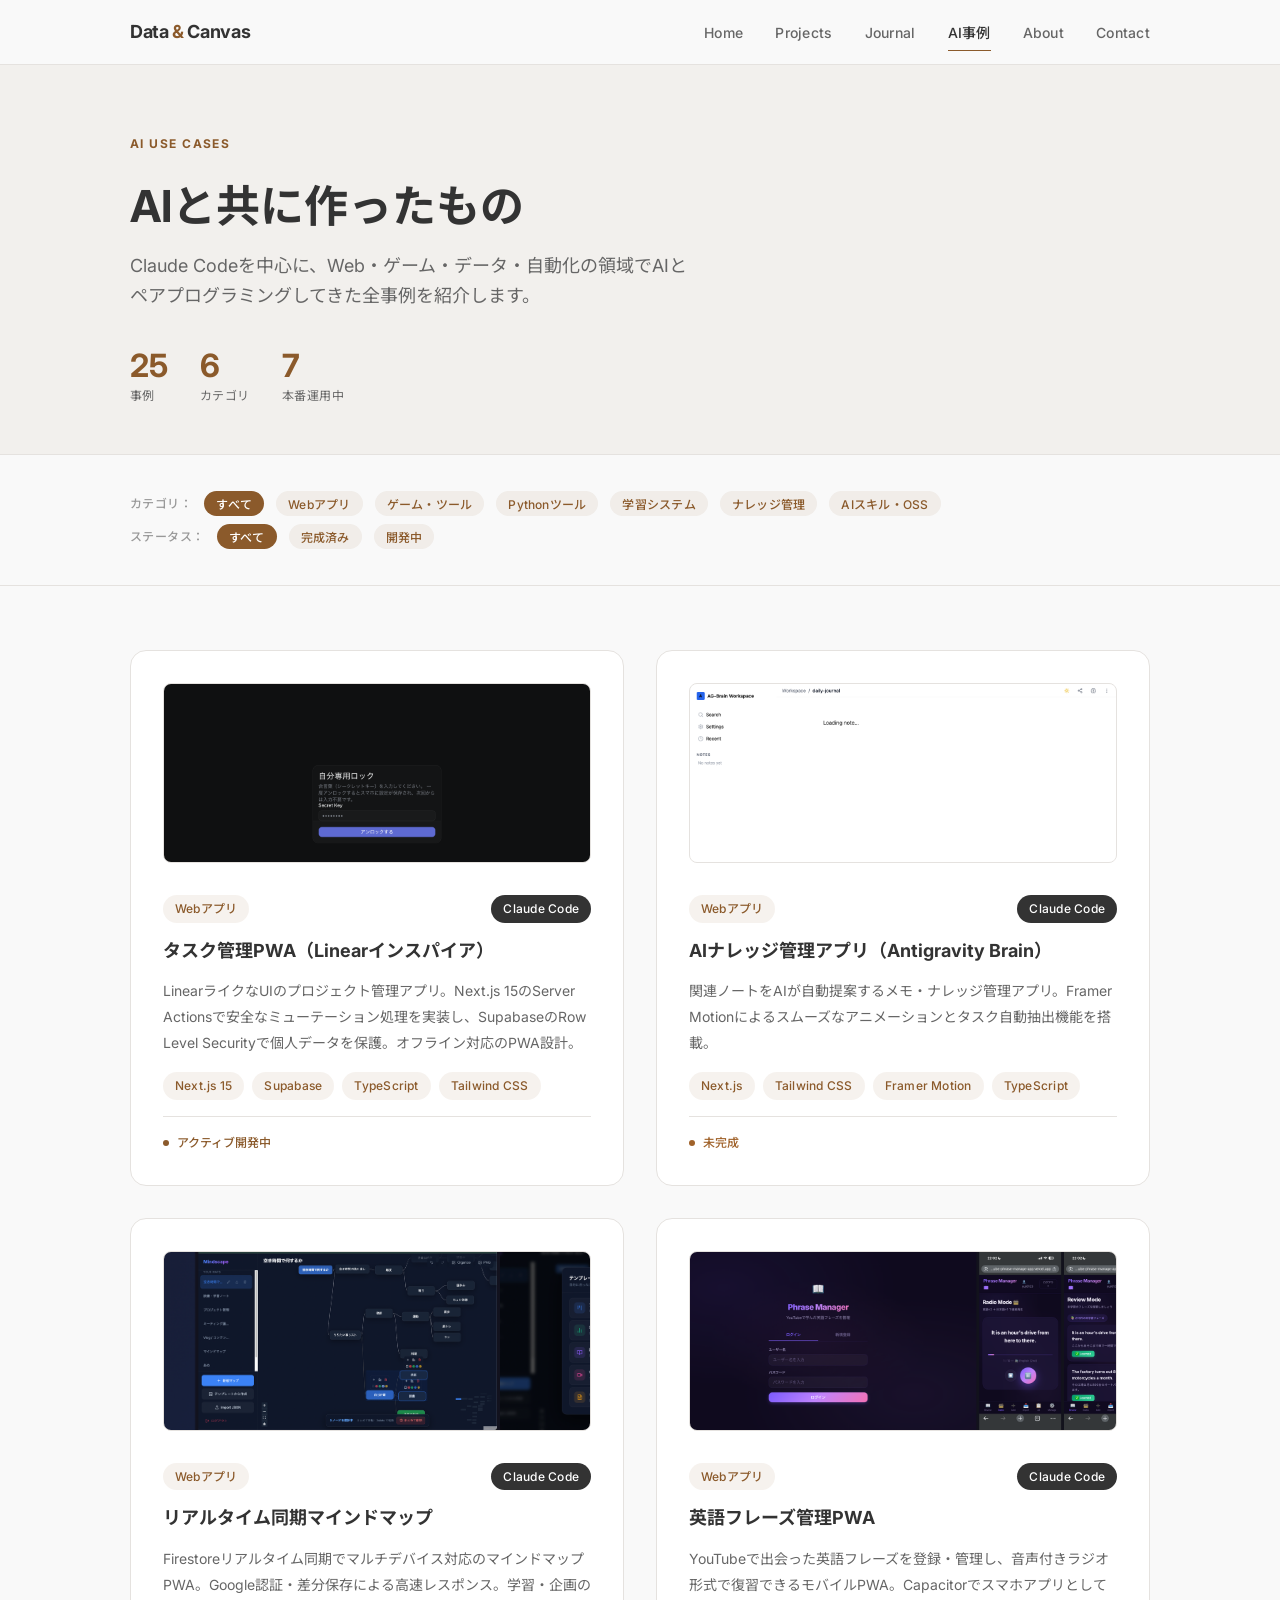
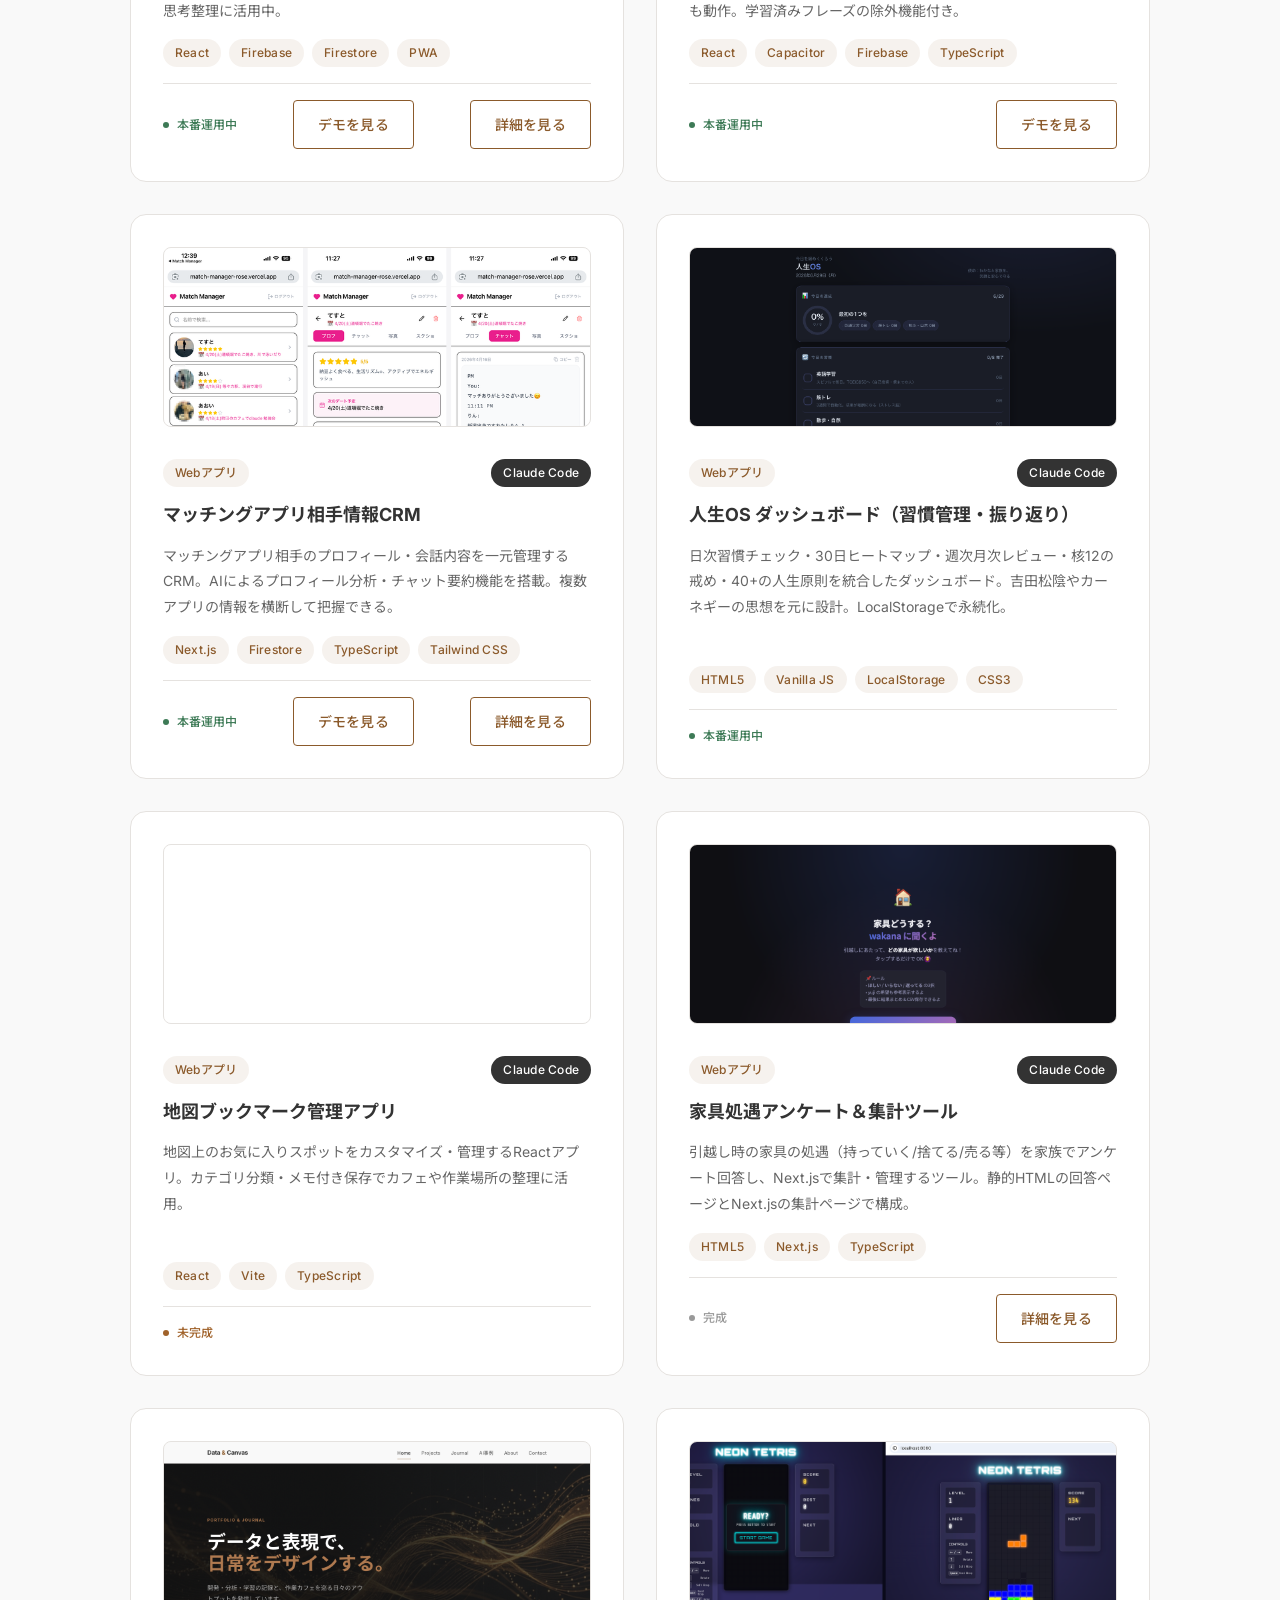
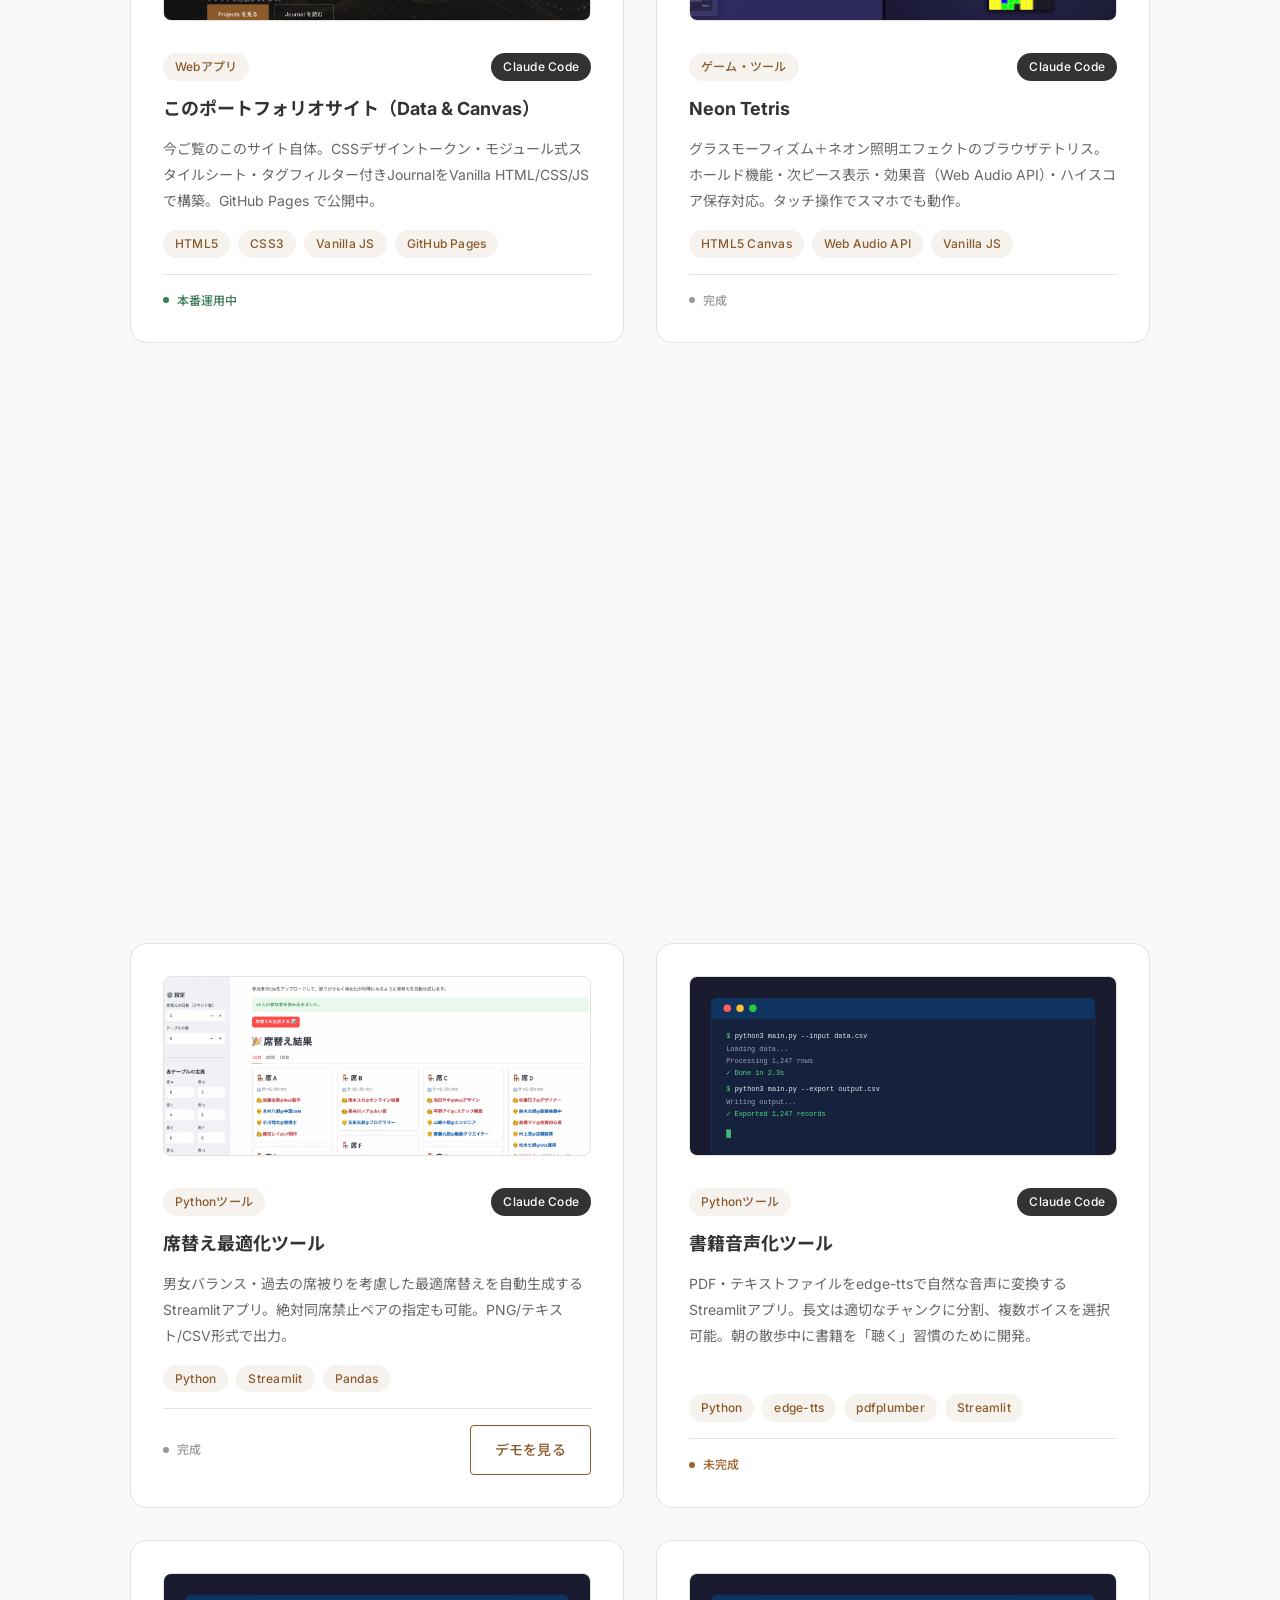
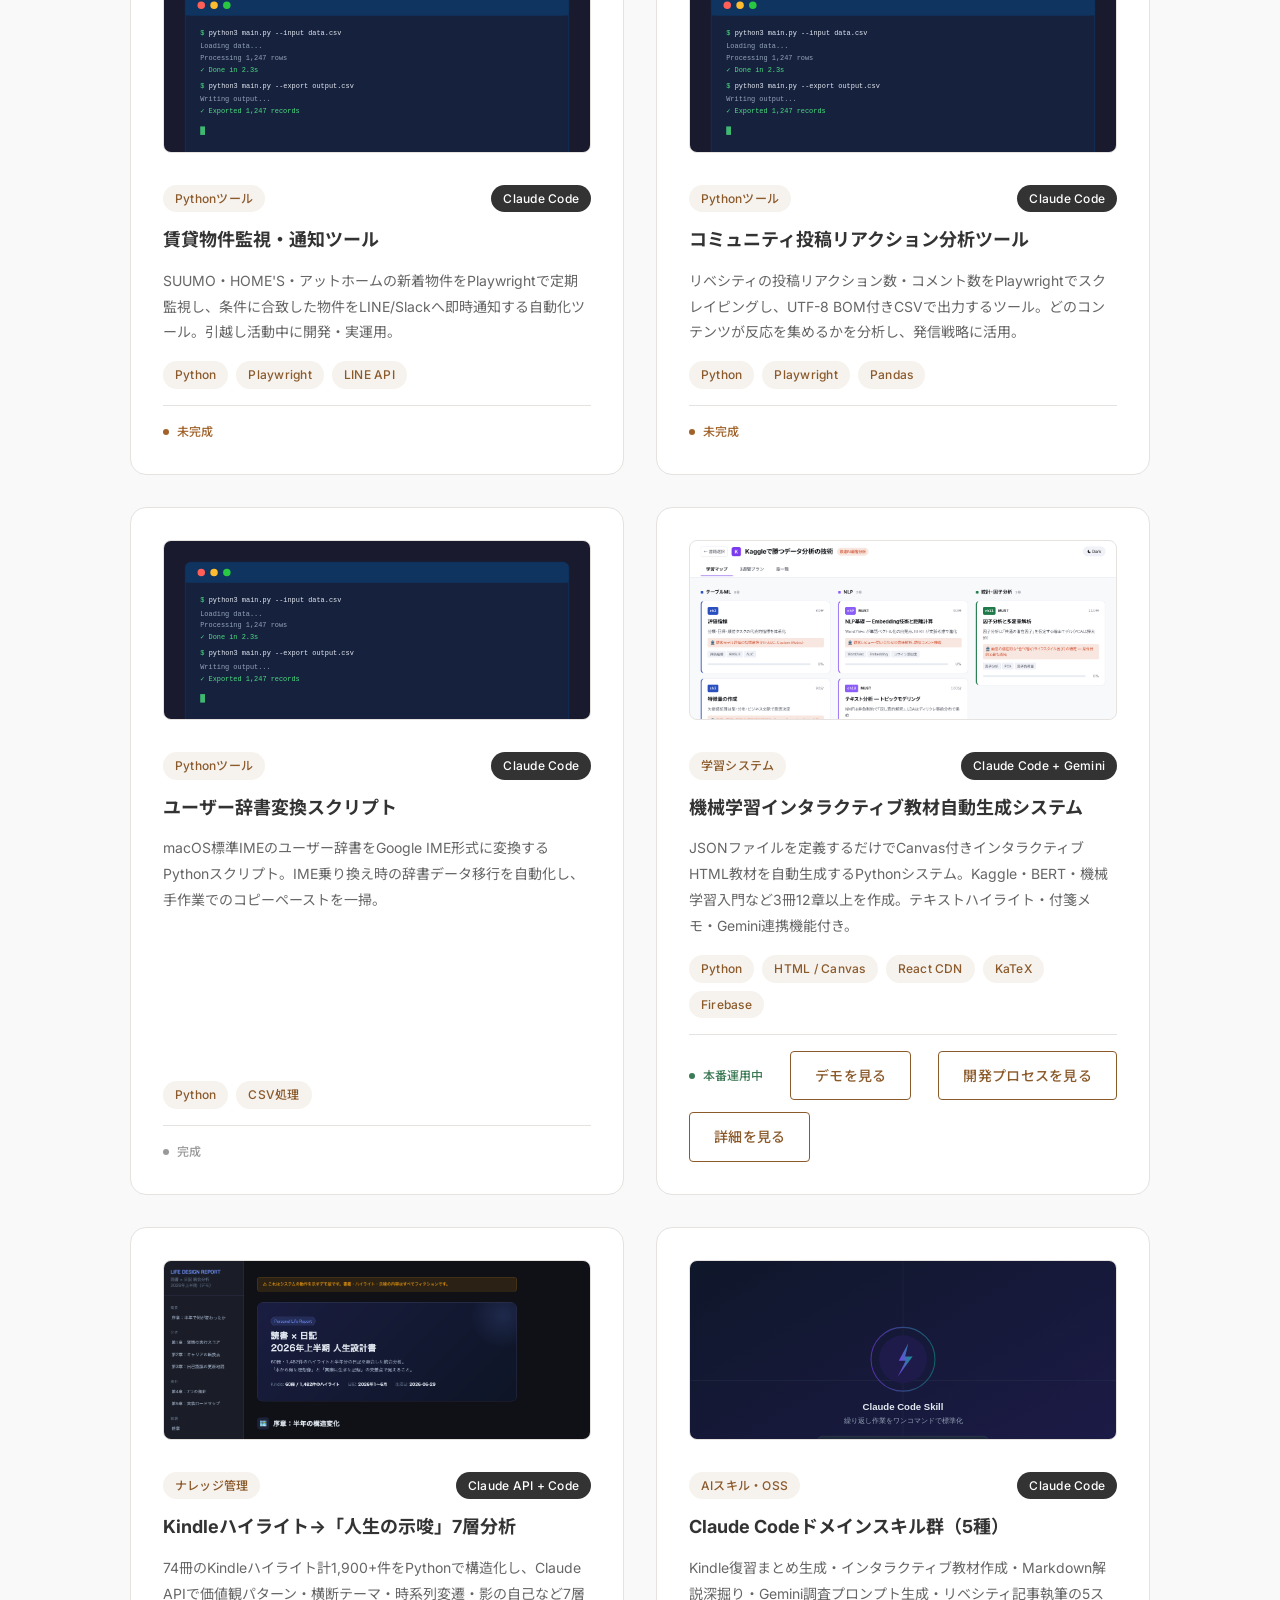
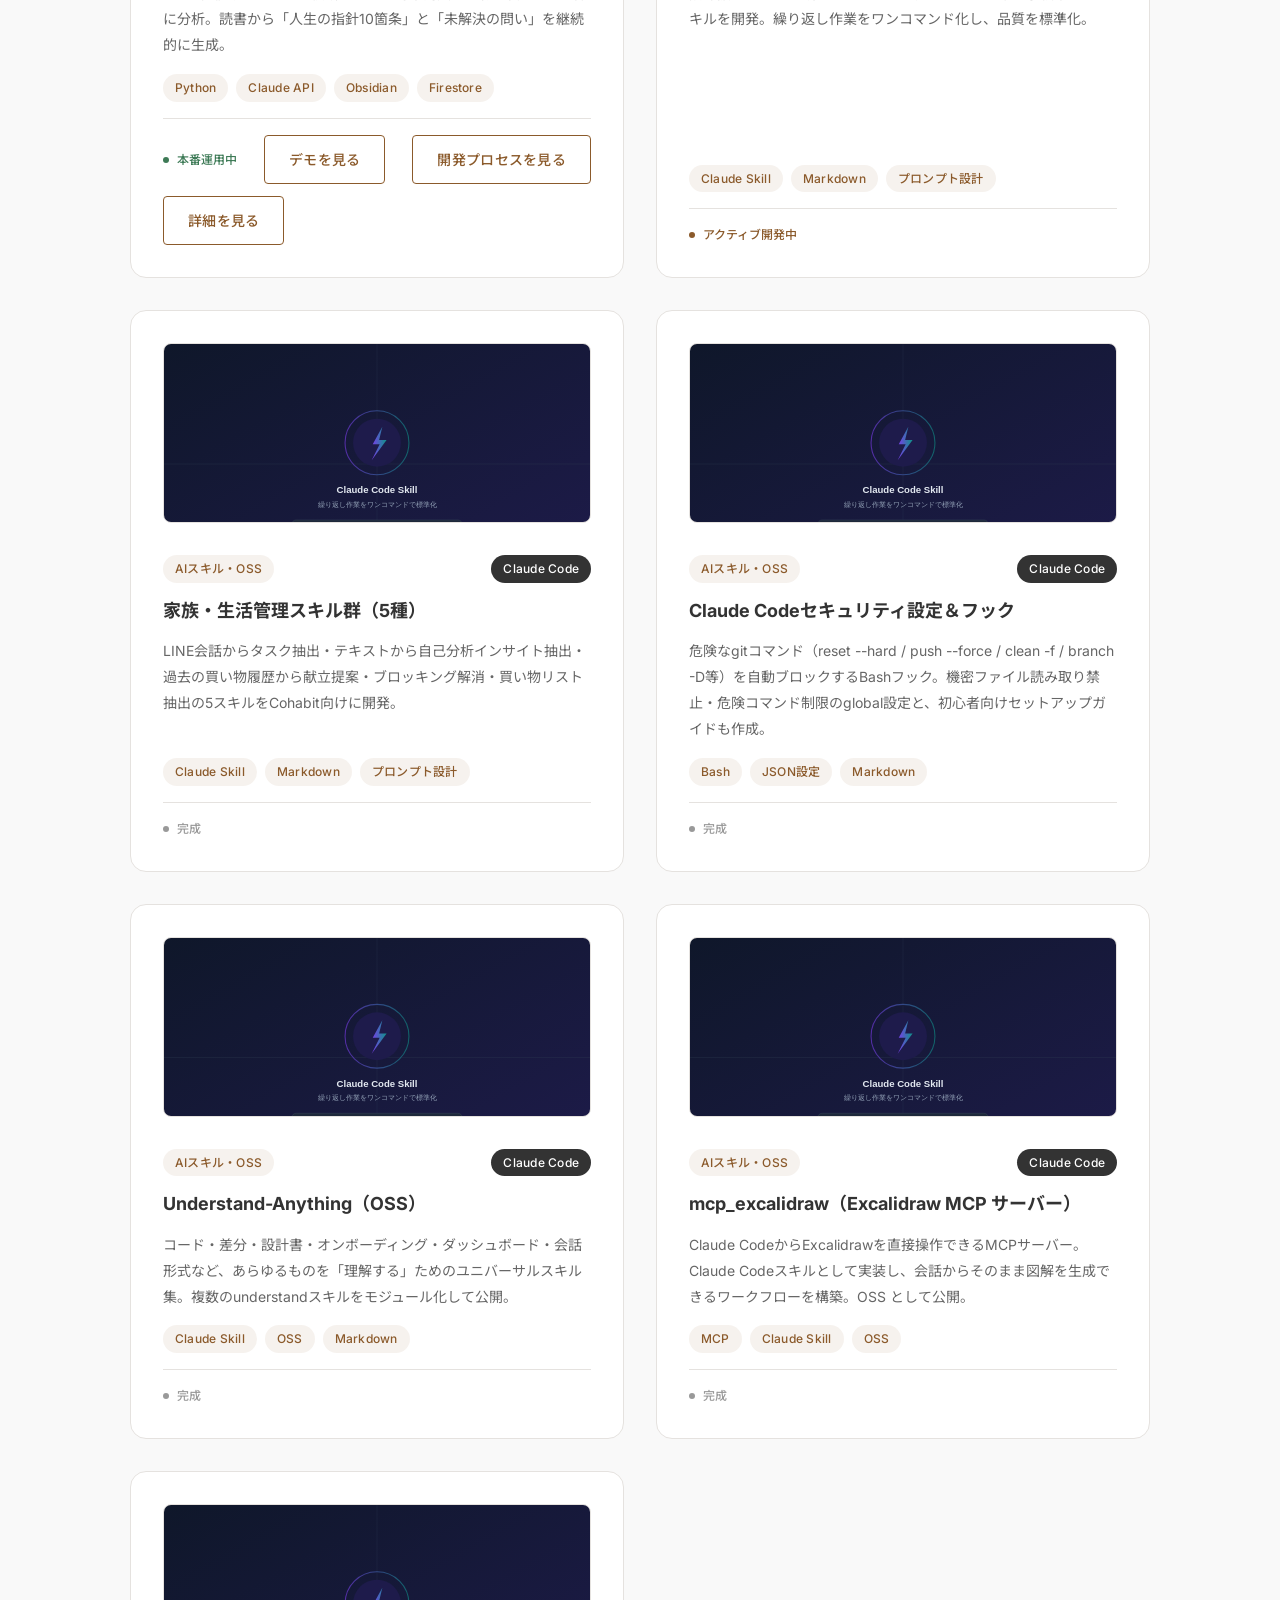
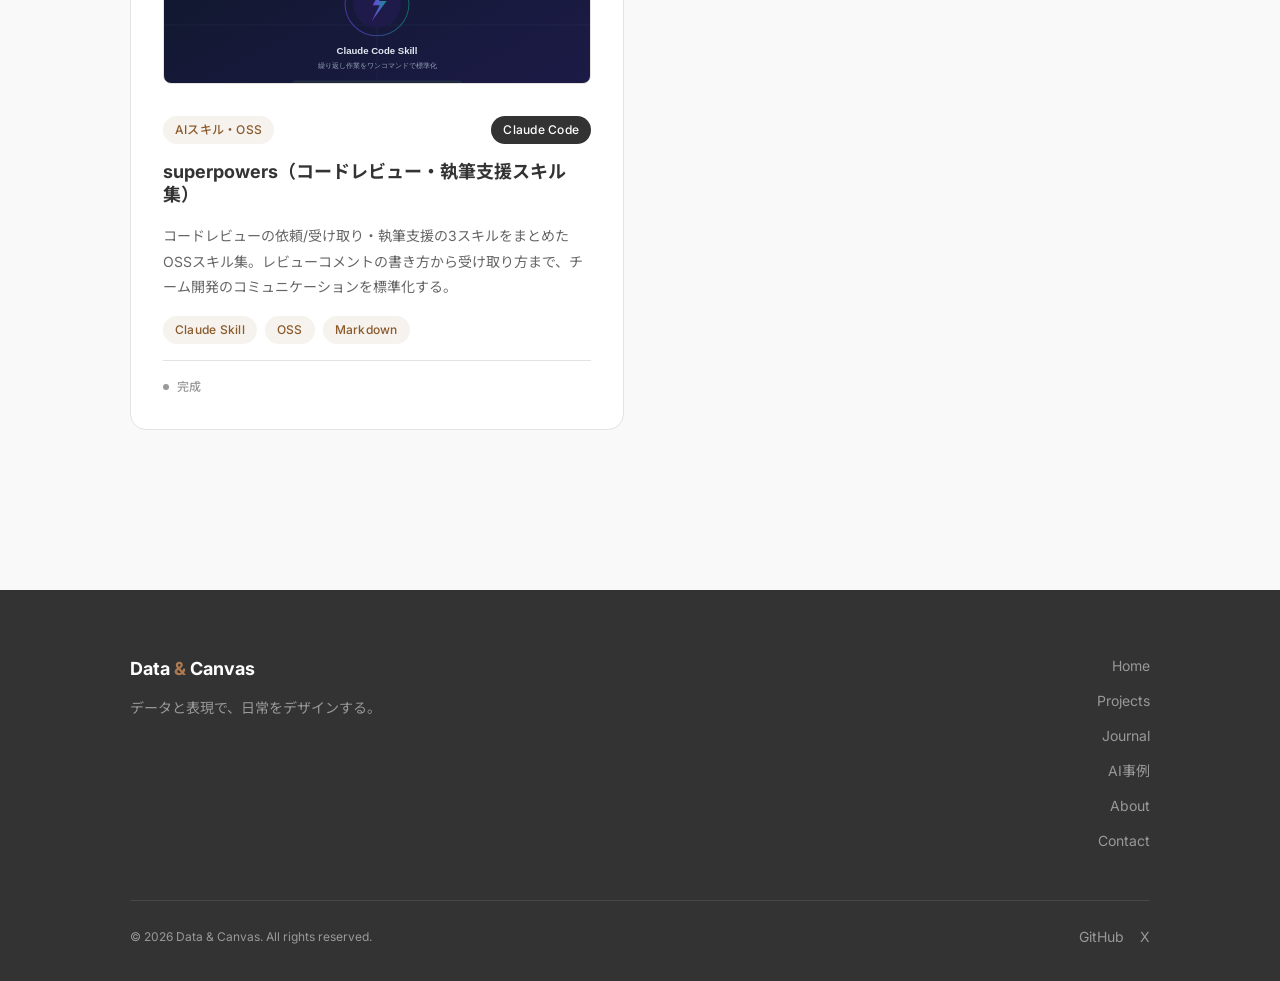
<file: ai-examples.html>
<!DOCTYPE html>
<html lang="ja">
<head>
  <meta charset="UTF-8">
  <meta name="viewport" content="width=device-width, initial-scale=1.0">
  <title>AI活用事例 — Data & Canvas</title>
  <meta name="description" content="Claude Codeを中心に、Web・ゲーム・データ・自動化の領域でAIと共同開発した25の事例を紹介します。">
  <link rel="stylesheet" href="css/variables.css">
  <link rel="stylesheet" href="css/base.css">
  <link rel="stylesheet" href="css/layout.css">
  <link rel="stylesheet" href="css/components.css">
  <link rel="stylesheet" href="css/pages/ai-examples.css">
</head>
<body>

  <!-- ===== Header ===== -->
  <header class="site-header">
    <div class="container">
      <a href="index.html" class="site-logo">Data <span>&</span> Canvas</a>
      <button class="nav-toggle" id="nav-toggle" aria-label="メニューを開く" aria-expanded="false">
        <span></span><span></span><span></span>
      </button>
      <nav aria-label="メインナビゲーション">
        <ul class="nav-list" id="nav-list">
          <li><a href="index.html">Home</a></li>
          <li><a href="projects.html">Projects</a></li>
          <li><a href="journal.html">Journal</a></li>
          <li><a href="ai-examples.html">AI事例</a></li>
          <li><a href="about.html">About</a></li>
          <li><a href="contact.html">Contact</a></li>
        </ul>
      </nav>
    </div>
  </header>

  <!-- ===== Page Hero ===== -->
  <div class="ai-examples-hero">
    <div class="container">
      <span class="section-label">AI Use Cases</span>
      <h1 class="ai-examples-hero__title">AIと共に作ったもの</h1>
      <p class="ai-examples-hero__desc">Claude Codeを中心に、Web・ゲーム・データ・自動化の領域でAIとペアプログラミングしてきた全事例を紹介します。</p>
      <div class="ai-examples-stats">
        <div class="ai-stat">
          <span class="ai-stat__num">25</span>
          <span class="ai-stat__label">事例</span>
        </div>
        <div class="ai-stat">
          <span class="ai-stat__num">6</span>
          <span class="ai-stat__label">カテゴリ</span>
        </div>
        <div class="ai-stat">
          <span class="ai-stat__num">7</span>
          <span class="ai-stat__label">本番運用中</span>
        </div>
      </div>
    </div>
  </div>

  <!-- ===== Filter Bar ===== -->
  <div class="filter-bar" aria-label="フィルター">
    <div class="container">
      <div class="filter-row">
        <span class="filter-label">カテゴリ：</span>
        <button class="tag clickable active" data-filter="all">すべて</button>
        <button class="tag clickable" data-filter="webアプリ">Webアプリ</button>
        <button class="tag clickable" data-filter="ゲーム">ゲーム・ツール</button>
        <button class="tag clickable" data-filter="pythonツール">Pythonツール</button>
        <button class="tag clickable" data-filter="学習システム">学習システム</button>
        <button class="tag clickable" data-filter="ナレッジ管理">ナレッジ管理</button>
        <button class="tag clickable" data-filter="aiスキル">AIスキル・OSS</button>
      </div>
      <div class="filter-row">
        <span class="filter-label">ステータス：</span>
        <button class="tag clickable active" data-status-filter="all">すべて</button>
        <button class="tag clickable" data-status-filter="完成済み">完成済み</button>
        <button class="tag clickable" data-status-filter="開発中">開発中</button>
      </div>
    </div>
  </div>

  <!-- ===== Cases Grid ===== -->
  <section class="cases-section">
    <div class="container">
      <div class="cases-grid" id="cases-grid">

        <!-- ========== Webアプリ ========== -->

        <!-- 1. task-pwa -->
        <article class="case-card fade-in" data-category="webアプリ" data-status="開発中">
          <img class="case-card__thumb" src="images/case_01.png" alt="タスク管理PWA">
          <div class="case-card__header">
            <span class="tag">Webアプリ</span>
            <span class="case-ai-badge">Claude Code</span>
          </div>
          <h2 class="case-card__title">タスク管理PWA（Linearインスパイア）</h2>
          <p class="case-card__desc">LinearライクなUIのプロジェクト管理アプリ。Next.js 15のServer Actionsで安全なミューテーション処理を実装し、SupabaseのRow Level Securityで個人データを保護。オフライン対応のPWA設計。</p>
          <div class="case-card__tech">
            <span class="tag">Next.js 15</span>
            <span class="tag">Supabase</span>
            <span class="tag">TypeScript</span>
            <span class="tag">Tailwind CSS</span>
          </div>
          <div class="case-card__footer">
            <span class="case-status case-status--active">アクティブ開発中</span>
          </div>
        </article>

        <!-- 2. ag-brain -->
        <article class="case-card fade-in" data-category="webアプリ" data-status="開発中">
          <img class="case-card__thumb" src="images/case_02.png" alt="AIナレッジ管理アプリ">
          <div class="case-card__header">
            <span class="tag">Webアプリ</span>
            <span class="case-ai-badge">Claude Code</span>
          </div>
          <h2 class="case-card__title">AIナレッジ管理アプリ（Antigravity Brain）</h2>
          <p class="case-card__desc">関連ノートをAIが自動提案するメモ・ナレッジ管理アプリ。Framer Motionによるスムーズなアニメーションとタスク自動抽出機能を搭載。</p>
          <div class="case-card__tech">
            <span class="tag">Next.js</span>
            <span class="tag">Tailwind CSS</span>
            <span class="tag">Framer Motion</span>
            <span class="tag">TypeScript</span>
          </div>
          <div class="case-card__footer">
            <span class="case-status case-status--wip">未完成</span>
          </div>
        </article>

        <!-- 3. mindmap-app -->
        <article class="case-card fade-in" data-category="webアプリ" data-status="完成済み">
          <img class="case-card__thumb" src="images/case_03.png?v=2" alt="リアルタイム同期マインドマップ">
          <div class="case-card__header">
            <span class="tag">Webアプリ</span>
            <span class="case-ai-badge">Claude Code</span>
          </div>
          <h2 class="case-card__title">リアルタイム同期マインドマップ</h2>
          <p class="case-card__desc">Firestoreリアルタイム同期でマルチデバイス対応のマインドマップPWA。Google認証・差分保存による高速レスポンス。学習・企画の思考整理に活用中。</p>
          <div class="case-card__tech">
            <span class="tag">React</span>
            <span class="tag">Firebase</span>
            <span class="tag">Firestore</span>
            <span class="tag">PWA</span>
          </div>
          <div class="case-card__footer">
            <span class="case-status case-status--live">本番運用中</span>
            <a class="btn btn-outline" href="https://mindmap-app-livid.vercel.app/" target="_blank" rel="noopener">デモを見る</a>
            <a class="btn btn-outline" href="https://navy-coach-2bd.notion.site/3a06c1a1193d801b95c5f548d0897e59" target="_blank" rel="noopener">詳細を見る</a>
          </div>
        </article>

        <!-- 4. english_youtube_phrase_manage_app -->
        <article class="case-card fade-in" data-category="webアプリ" data-status="完成済み">
          <img class="case-card__thumb" src="images/case_04.png?v=2" alt="英語フレーズ管理PWA">
          <div class="case-card__header">
            <span class="tag">Webアプリ</span>
            <span class="case-ai-badge">Claude Code</span>
          </div>
          <h2 class="case-card__title">英語フレーズ管理PWA</h2>
          <p class="case-card__desc">YouTubeで出会った英語フレーズを登録・管理し、音声付きラジオ形式で復習できるモバイルPWA。Capacitorでスマホアプリとしても動作。学習済みフレーズの除外機能付き。</p>
          <div class="case-card__tech">
            <span class="tag">React</span>
            <span class="tag">Capacitor</span>
            <span class="tag">Firebase</span>
            <span class="tag">TypeScript</span>
          </div>
          <div class="case-card__footer">
            <span class="case-status case-status--live">本番運用中</span>
            <a class="btn btn-outline" href="https://english-youtube-phrase-manage-app.vercel.app/" target="_blank" rel="noopener">デモを見る</a>
          </div>
        </article>

        <!-- 5. manage_account_info -->
        <article class="case-card fade-in" data-category="webアプリ" data-status="完成済み">
          <img class="case-card__thumb" src="images/case_05.png?v=2" alt="マッチングアプリ相手情報CRM">
          <div class="case-card__header">
            <span class="tag">Webアプリ</span>
            <span class="case-ai-badge">Claude Code</span>
          </div>
          <h2 class="case-card__title">マッチングアプリ相手情報CRM</h2>
          <p class="case-card__desc">マッチングアプリ相手のプロフィール・会話内容を一元管理するCRM。AIによるプロフィール分析・チャット要約機能を搭載。複数アプリの情報を横断して把握できる。</p>
          <div class="case-card__tech">
            <span class="tag">Next.js</span>
            <span class="tag">Firestore</span>
            <span class="tag">TypeScript</span>
            <span class="tag">Tailwind CSS</span>
          </div>
          <div class="case-card__footer">
            <span class="case-status case-status--live">本番運用中</span>
            <a class="btn btn-outline" href="https://match-manager-rose.vercel.app/matches" target="_blank" rel="noopener">デモを見る</a>
            <a class="btn btn-outline" href="https://navy-coach-2bd.notion.site/3a06c1a1193d803d9c93f2c97e6b4516" target="_blank" rel="noopener">詳細を見る</a>
          </div>
        </article>

        <!-- 6. 人生OSダッシュボード -->
        <article class="case-card fade-in" data-category="webアプリ" data-status="完成済み">
          <img class="case-card__thumb" src="images/case_06.png" alt="人生OSダッシュボード">
          <div class="case-card__header">
            <span class="tag">Webアプリ</span>
            <span class="case-ai-badge">Claude Code</span>
          </div>
          <h2 class="case-card__title">人生OS ダッシュボード（習慣管理・振り返り）</h2>
          <p class="case-card__desc">日次習慣チェック・30日ヒートマップ・週次月次レビュー・核12の戒め・40+の人生原則を統合したダッシュボード。吉田松陰やカーネギーの思想を元に設計。LocalStorageで永続化。</p>
          <div class="case-card__tech">
            <span class="tag">HTML5</span>
            <span class="tag">Vanilla JS</span>
            <span class="tag">LocalStorage</span>
            <span class="tag">CSS3</span>
          </div>
          <div class="case-card__footer">
            <span class="case-status case-status--live">本番運用中</span>
          </div>
        </article>

        <!-- 7. map_bookmark_customize_app -->
        <article class="case-card fade-in" data-category="webアプリ" data-status="開発中">
          <img class="case-card__thumb" src="images/case_07.png" alt="地図ブックマーク管理アプリ">
          <div class="case-card__header">
            <span class="tag">Webアプリ</span>
            <span class="case-ai-badge">Claude Code</span>
          </div>
          <h2 class="case-card__title">地図ブックマーク管理アプリ</h2>
          <p class="case-card__desc">地図上のお気に入りスポットをカスタマイズ・管理するReactアプリ。カテゴリ分類・メモ付き保存でカフェや作業場所の整理に活用。</p>
          <div class="case-card__tech">
            <span class="tag">React</span>
            <span class="tag">Vite</span>
            <span class="tag">TypeScript</span>
          </div>
          <div class="case-card__footer">
            <span class="case-status case-status--wip">未完成</span>
          </div>
        </article>

        <!-- 8. check_furniture / furniture-vote -->
        <article class="case-card fade-in" data-category="webアプリ" data-status="完成済み">
          <img class="case-card__thumb" src="images/case_08.png" alt="家具処遇アンケートツール">
          <div class="case-card__header">
            <span class="tag">Webアプリ</span>
            <span class="case-ai-badge">Claude Code</span>
          </div>
          <h2 class="case-card__title">家具処遇アンケート＆集計ツール</h2>
          <p class="case-card__desc">引越し時の家具の処遇（持っていく/捨てる/売る等）を家族でアンケート回答し、Next.jsで集計・管理するツール。静的HTMLの回答ページとNext.jsの集計ページで構成。</p>
          <div class="case-card__tech">
            <span class="tag">HTML5</span>
            <span class="tag">Next.js</span>
            <span class="tag">TypeScript</span>
          </div>
          <div class="case-card__footer">
            <span class="case-status case-status--done">完成</span>
            <a class="btn btn-outline" href="https://navy-coach-2bd.notion.site/3a06c1a1193d80eb95bfde4a0ade8ee8" target="_blank" rel="noopener">詳細を見る</a>
          </div>
        </article>

        <!-- 9. Data & Canvas portfolio -->
        <article class="case-card fade-in" data-category="webアプリ" data-status="完成済み">
          <img class="case-card__thumb" src="images/case_09.png" alt="Data & Canvas ポートフォリオ">
          <div class="case-card__header">
            <span class="tag">Webアプリ</span>
            <span class="case-ai-badge">Claude Code</span>
          </div>
          <h2 class="case-card__title">このポートフォリオサイト（Data &amp; Canvas）</h2>
          <p class="case-card__desc">今ご覧のこのサイト自体。CSSデザイントークン・モジュール式スタイルシート・タグフィルター付きJournalをVanilla HTML/CSS/JSで構築。GitHub Pages で公開中。</p>
          <div class="case-card__tech">
            <span class="tag">HTML5</span>
            <span class="tag">CSS3</span>
            <span class="tag">Vanilla JS</span>
            <span class="tag">GitHub Pages</span>
          </div>
          <div class="case-card__footer">
            <span class="case-status case-status--live">本番運用中</span>
          </div>
        </article>

        <!-- ========== ゲーム・インタラクティブ ========== -->

        <!-- 10. Neon Tetris -->
        <article class="case-card fade-in" data-category="ゲーム" data-status="完成済み">
          <img class="case-card__thumb" src="images/case_10.png?v=2" alt="Neon Tetris">
          <div class="case-card__header">
            <span class="tag">ゲーム・ツール</span>
            <span class="case-ai-badge">Claude Code</span>
          </div>
          <h2 class="case-card__title">Neon Tetris</h2>
          <p class="case-card__desc">グラスモーフィズム＋ネオン照明エフェクトのブラウザテトリス。ホールド機能・次ピース表示・効果音（Web Audio API）・ハイスコア保存対応。タッチ操作でスマホでも動作。</p>
          <div class="case-card__tech">
            <span class="tag">HTML5 Canvas</span>
            <span class="tag">Web Audio API</span>
            <span class="tag">Vanilla JS</span>
          </div>
          <div class="case-card__footer">
            <span class="case-status case-status--done">完成</span>
          </div>
        </article>

        <!-- 11. Space Invaders -->
        <article class="case-card fade-in" data-category="ゲーム" data-status="完成済み">
          <img class="case-card__thumb" src="images/case_11.png" alt="Space Invaders">
          <div class="case-card__header">
            <span class="tag">ゲーム・ツール</span>
            <span class="case-ai-badge">Claude Code</span>
          </div>
          <h2 class="case-card__title">Space Invaders シューティング</h2>
          <p class="case-card__desc">HTML5 Canvas で実装したスペースインベーダー系シューティング。ステージモードとスコアアタックモードを搭載。衝突検出・敵パターン設計をAIと共同実装。複数バージョンあり。</p>
          <div class="case-card__tech">
            <span class="tag">HTML5 Canvas</span>
            <span class="tag">Vanilla JS</span>
          </div>
          <div class="case-card__footer">
            <span class="case-status case-status--done">完成</span>
          </div>
        </article>

        <!-- 12. Mosaic Studio -->
        <article class="case-card fade-in" data-category="ゲーム" data-status="完成済み">
          <img class="case-card__thumb" src="images/case_12.png?v=2" alt="Mosaic Studio">
          <div class="case-card__header">
            <span class="tag">ゲーム・ツール</span>
            <span class="case-ai-badge">Claude Code</span>
          </div>
          <h2 class="case-card__title">Mosaic Studio（画像モザイク加工ツール）</h2>
          <p class="case-card__desc">ブラウザ上でドラッグ&ドロップした画像にモザイクをかけられるツール。モザイクペン・移動・切り取りツール・Undo/Redo・ズーム・明るさ調整・PNG出力対応。EXIF自動補正付き。</p>
          <div class="case-card__tech">
            <span class="tag">HTML5 Canvas</span>
            <span class="tag">Vanilla JS</span>
            <span class="tag">EXIF補正</span>
          </div>
          <div class="case-card__footer">
            <span class="case-status case-status--done">完成</span>
          </div>
        </article>

        <!-- ========== Pythonツール ========== -->

        <!-- 13. table_shuffle -->
        <article class="case-card fade-in" data-category="pythonツール" data-status="完成済み">
          <img class="case-card__thumb" src="images/case_13.png" alt="席替え最適化ツール">
          <div class="case-card__header">
            <span class="tag">Pythonツール</span>
            <span class="case-ai-badge">Claude Code</span>
          </div>
          <h2 class="case-card__title">席替え最適化ツール</h2>
          <p class="case-card__desc">男女バランス・過去の席被りを考慮した最適席替えを自動生成するStreamlitアプリ。絶対同席禁止ペアの指定も可能。PNG/テキスト/CSV形式で出力。</p>
          <div class="case-card__tech">
            <span class="tag">Python</span>
            <span class="tag">Streamlit</span>
            <span class="tag">Pandas</span>
          </div>
          <div class="case-card__footer">
            <span class="case-status case-status--done">完成</span>
            <a class="btn btn-outline" href="https://tableshuffle-6ufrkloqygax2png4sebab.streamlit.app/" target="_blank" rel="noopener">デモを見る</a>
          </div>
        </article>

        <!-- 14. make_sound_from_book -->
        <article class="case-card fade-in" data-category="pythonツール" data-status="開発中">
          <img class="case-card__thumb" src="images/placeholder_python.svg" alt="書籍音声化ツール">
          <div class="case-card__header">
            <span class="tag">Pythonツール</span>
            <span class="case-ai-badge">Claude Code</span>
          </div>
          <h2 class="case-card__title">書籍音声化ツール</h2>
          <p class="case-card__desc">PDF・テキストファイルをedge-ttsで自然な音声に変換するStreamlitアプリ。長文は適切なチャンクに分割、複数ボイスを選択可能。朝の散歩中に書籍を「聴く」習慣のために開発。</p>
          <div class="case-card__tech">
            <span class="tag">Python</span>
            <span class="tag">edge-tts</span>
            <span class="tag">pdfplumber</span>
            <span class="tag">Streamlit</span>
          </div>
          <div class="case-card__footer">
            <span class="case-status case-status--wip">未完成</span>
          </div>
        </article>

        <!-- 15. rental_property_notification -->
        <article class="case-card fade-in" data-category="pythonツール" data-status="開発中">
          <img class="case-card__thumb" src="images/placeholder_python.svg" alt="賃貸物件監視ツール">
          <div class="case-card__header">
            <span class="tag">Pythonツール</span>
            <span class="case-ai-badge">Claude Code</span>
          </div>
          <h2 class="case-card__title">賃貸物件監視・通知ツール</h2>
          <p class="case-card__desc">SUUMO・HOME'S・アットホームの新着物件をPlaywrightで定期監視し、条件に合致した物件をLINE/Slackへ即時通知する自動化ツール。引越し活動中に開発・実運用。</p>
          <div class="case-card__tech">
            <span class="tag">Python</span>
            <span class="tag">Playwright</span>
            <span class="tag">LINE API</span>
          </div>
          <div class="case-card__footer">
            <span class="case-status case-status--wip">未完成</span>
          </div>
        </article>

        <!-- 16. libecity_scraper -->
        <article class="case-card fade-in" data-category="pythonツール" data-status="開発中">
          <img class="case-card__thumb" src="images/placeholder_python.svg" alt="コミュニティ投稿リアクション分析ツール">
          <div class="case-card__header">
            <span class="tag">Pythonツール</span>
            <span class="case-ai-badge">Claude Code</span>
          </div>
          <h2 class="case-card__title">コミュニティ投稿リアクション分析ツール</h2>
          <p class="case-card__desc">リベシティの投稿リアクション数・コメント数をPlaywrightでスクレイピングし、UTF-8 BOM付きCSVで出力するツール。どのコンテンツが反応を集めるかを分析し、発信戦略に活用。</p>
          <div class="case-card__tech">
            <span class="tag">Python</span>
            <span class="tag">Playwright</span>
            <span class="tag">Pandas</span>
          </div>
          <div class="case-card__footer">
            <span class="case-status case-status--wip">未完成</span>
          </div>
        </article>

        <!-- 17. ユーザ辞書の移行 -->
        <article class="case-card fade-in" data-category="pythonツール" data-status="完成済み">
          <img class="case-card__thumb" src="images/placeholder_python.svg" alt="ユーザー辞書変換スクリプト">
          <div class="case-card__header">
            <span class="tag">Pythonツール</span>
            <span class="case-ai-badge">Claude Code</span>
          </div>
          <h2 class="case-card__title">ユーザー辞書変換スクリプト</h2>
          <p class="case-card__desc">macOS標準IMEのユーザー辞書をGoogle IME形式に変換するPythonスクリプト。IME乗り換え時の辞書データ移行を自動化し、手作業でのコピーペーストを一掃。</p>
          <div class="case-card__tech">
            <span class="tag">Python</span>
            <span class="tag">CSV処理</span>
          </div>
          <div class="case-card__footer">
            <span class="case-status case-status--done">完成</span>
          </div>
        </article>

        <!-- ========== 学習システム ========== -->

        <!-- 18. data_science HTML教材 -->
        <article class="case-card fade-in" data-category="学習システム" data-status="完成済み">
          <img class="case-card__thumb" src="images/case_18.png" alt="機械学習インタラクティブ教材システム">
          <div class="case-card__header">
            <span class="tag">学習システム</span>
            <span class="case-ai-badge">Claude Code + Gemini</span>
          </div>
          <h2 class="case-card__title">機械学習インタラクティブ教材自動生成システム</h2>
          <p class="case-card__desc">JSONファイルを定義するだけでCanvas付きインタラクティブHTML教材を自動生成するPythonシステム。Kaggle・BERT・機械学習入門など3冊12章以上を作成。テキストハイライト・付箋メモ・Gemini連携機能付き。</p>
          <div class="case-card__tech">
            <span class="tag">Python</span>
            <span class="tag">HTML / Canvas</span>
            <span class="tag">React CDN</span>
            <span class="tag">KaTeX</span>
            <span class="tag">Firebase</span>
          </div>
          <div class="case-card__footer">
            <span class="case-status case-status--live">本番運用中</span>
            <a class="btn btn-outline" href="https://materials-ds.pages.dev/" target="_blank" rel="noopener">デモを見る</a>
            <a class="btn btn-outline" href="process-materials-ds.html">開発プロセスを見る</a>
            <a class="btn btn-outline" href="https://navy-coach-2bd.notion.site/3a06c1a1193d80c2a1f9ef7973fe93fc" target="_blank" rel="noopener">詳細を見る</a>
          </div>
        </article>

        <!-- ========== ナレッジ管理 ========== -->

        <!-- 19. Kindle highlights -->
        <article class="case-card fade-in" data-category="ナレッジ管理" data-status="完成済み">
          <img class="case-card__thumb" src="images/case_19.png" alt="Kindleハイライト7層分析">
          <div class="case-card__header">
            <span class="tag">ナレッジ管理</span>
            <span class="case-ai-badge">Claude API + Code</span>
          </div>
          <h2 class="case-card__title">Kindleハイライト→「人生の示唆」7層分析</h2>
          <p class="case-card__desc">74冊のKindleハイライト計1,900+件をPythonで構造化し、Claude APIで価値観パターン・横断テーマ・時系列変遷・影の自己など7層に分析。読書から「人生の指針10箇条」と「未解決の問い」を継続的に生成。</p>
          <div class="case-card__tech">
            <span class="tag">Python</span>
            <span class="tag">Claude API</span>
            <span class="tag">Obsidian</span>
            <span class="tag">Firestore</span>
          </div>
          <div class="case-card__footer">
            <span class="case-status case-status--live">本番運用中</span>
            <a class="btn btn-outline" href="kindle-demo.html">デモを見る</a>
            <a class="btn btn-outline" href="process-kindle-insights.html">開発プロセスを見る</a>
            <a class="btn btn-outline" href="https://navy-coach-2bd.notion.site/3a06c1a1193d80009935c6f242b659cd" target="_blank" rel="noopener">詳細を見る</a>
          </div>
        </article>

        <!-- ========== AIスキル・OSS ========== -->

        <!-- 20. Claude Code ドメインスキル群 -->
        <article class="case-card fade-in" data-category="aiスキル" data-status="開発中">
          <img class="case-card__thumb" src="images/placeholder_skill.svg" alt="Claude Codeドメインスキル群">
          <div class="case-card__header">
            <span class="tag">AIスキル・OSS</span>
            <span class="case-ai-badge">Claude Code</span>
          </div>
          <h2 class="case-card__title">Claude Codeドメインスキル群（5種）</h2>
          <p class="case-card__desc">Kindle復習まとめ生成・インタラクティブ教材作成・Markdown解説深掘り・Gemini調査プロンプト生成・リベシティ記事執筆の5スキルを開発。繰り返し作業をワンコマンド化し、品質を標準化。</p>
          <div class="case-card__tech">
            <span class="tag">Claude Skill</span>
            <span class="tag">Markdown</span>
            <span class="tag">プロンプト設計</span>
          </div>
          <div class="case-card__footer">
            <span class="case-status case-status--active">アクティブ開発中</span>
          </div>
        </article>

        <!-- 21. cohabit系スキル -->
        <article class="case-card fade-in" data-category="aiスキル" data-status="完成済み">
          <img class="case-card__thumb" src="images/placeholder_skill.svg" alt="家族・生活管理スキル群">
          <div class="case-card__header">
            <span class="tag">AIスキル・OSS</span>
            <span class="case-ai-badge">Claude Code</span>
          </div>
          <h2 class="case-card__title">家族・生活管理スキル群（5種）</h2>
          <p class="case-card__desc">LINE会話からタスク抽出・テキストから自己分析インサイト抽出・過去の買い物履歴から献立提案・ブロッキング解消・買い物リスト抽出の5スキルをCohabit向けに開発。</p>
          <div class="case-card__tech">
            <span class="tag">Claude Skill</span>
            <span class="tag">Markdown</span>
            <span class="tag">プロンプト設計</span>
          </div>
          <div class="case-card__footer">
            <span class="case-status case-status--done">完成</span>
          </div>
        </article>

        <!-- 22. セキュリティフック + 設定 -->
        <article class="case-card fade-in" data-category="aiスキル" data-status="完成済み">
          <img class="case-card__thumb" src="images/placeholder_skill.svg" alt="Claude Codeセキュリティ設定">
          <div class="case-card__header">
            <span class="tag">AIスキル・OSS</span>
            <span class="case-ai-badge">Claude Code</span>
          </div>
          <h2 class="case-card__title">Claude Codeセキュリティ設定＆フック</h2>
          <p class="case-card__desc">危険なgitコマンド（reset --hard / push --force / clean -f / branch -D等）を自動ブロックするBashフック。機密ファイル読み取り禁止・危険コマンド制限のglobal設定と、初心者向けセットアップガイドも作成。</p>
          <div class="case-card__tech">
            <span class="tag">Bash</span>
            <span class="tag">JSON設定</span>
            <span class="tag">Markdown</span>
          </div>
          <div class="case-card__footer">
            <span class="case-status case-status--done">完成</span>
          </div>
        </article>

        <!-- 23. Understand-Anything -->
        <article class="case-card fade-in" data-category="aiスキル" data-status="完成済み">
          <img class="case-card__thumb" src="images/placeholder_skill.svg" alt="Understand-Anything OSS">
          <div class="case-card__header">
            <span class="tag">AIスキル・OSS</span>
            <span class="case-ai-badge">Claude Code</span>
          </div>
          <h2 class="case-card__title">Understand-Anything（OSS）</h2>
          <p class="case-card__desc">コード・差分・設計書・オンボーディング・ダッシュボード・会話形式など、あらゆるものを「理解する」ためのユニバーサルスキル集。複数のunderstandスキルをモジュール化して公開。</p>
          <div class="case-card__tech">
            <span class="tag">Claude Skill</span>
            <span class="tag">OSS</span>
            <span class="tag">Markdown</span>
          </div>
          <div class="case-card__footer">
            <span class="case-status case-status--done">完成</span>
          </div>
        </article>

        <!-- 24. mcp_excalidraw -->
        <article class="case-card fade-in" data-category="aiスキル" data-status="完成済み">
          <img class="case-card__thumb" src="images/placeholder_skill.svg" alt="mcp_excalidraw MCPサーバー">
          <div class="case-card__header">
            <span class="tag">AIスキル・OSS</span>
            <span class="case-ai-badge">Claude Code</span>
          </div>
          <h2 class="case-card__title">mcp_excalidraw（Excalidraw MCP サーバー）</h2>
          <p class="case-card__desc">Claude CodeからExcalidrawを直接操作できるMCPサーバー。Claude Codeスキルとして実装し、会話からそのまま図解を生成できるワークフローを構築。OSS として公開。</p>
          <div class="case-card__tech">
            <span class="tag">MCP</span>
            <span class="tag">Claude Skill</span>
            <span class="tag">OSS</span>
          </div>
          <div class="case-card__footer">
            <span class="case-status case-status--done">完成</span>
          </div>
        </article>

        <!-- 25. superpowers -->
        <article class="case-card fade-in" data-category="aiスキル" data-status="完成済み">
          <img class="case-card__thumb" src="images/placeholder_skill.svg" alt="superpowers スキル集">
          <div class="case-card__header">
            <span class="tag">AIスキル・OSS</span>
            <span class="case-ai-badge">Claude Code</span>
          </div>
          <h2 class="case-card__title">superpowers（コードレビュー・執筆支援スキル集）</h2>
          <p class="case-card__desc">コードレビューの依頼/受け取り・執筆支援の3スキルをまとめたOSSスキル集。レビューコメントの書き方から受け取り方まで、チーム開発のコミュニケーションを標準化する。</p>
          <div class="case-card__tech">
            <span class="tag">Claude Skill</span>
            <span class="tag">OSS</span>
            <span class="tag">Markdown</span>
          </div>
          <div class="case-card__footer">
            <span class="case-status case-status--done">完成</span>
          </div>
        </article>

      </div>
    </div>
  </section>

  <!-- ===== Footer ===== -->
  <footer class="site-footer">
    <div class="container">
      <div class="footer-inner">
        <div>
          <p class="footer-logo">Data <span>&</span> Canvas</p>
          <p class="footer-tagline">データと表現で、日常をデザインする。</p>
        </div>
        <nav class="footer-nav" aria-label="フッターナビゲーション">
          <a href="index.html">Home</a>
          <a href="projects.html">Projects</a>
          <a href="journal.html">Journal</a>
          <a href="ai-examples.html">AI事例</a>
          <a href="about.html">About</a>
          <a href="contact.html">Contact</a>
        </nav>
      </div>
      <div class="footer-bottom">
        <p class="footer-copyright">© 2026 Data & Canvas. All rights reserved.</p>
        <div class="footer-sns">
          <a href="#" aria-label="GitHub" target="_blank" rel="noopener">GitHub</a>
          <a href="#" aria-label="X (Twitter)" target="_blank" rel="noopener">X</a>
        </div>
      </div>
    </div>
  </footer>

  <script src="js/nav.js"></script>
  <script>
    (function () {
      var categoryBtns = document.querySelectorAll('[data-filter]');
      var statusBtns = document.querySelectorAll('[data-status-filter]');
      var cards = document.querySelectorAll('.case-card');
      var activeCategory = 'all';
      var activeStatus = 'all';

      function applyFilters() {
        cards.forEach(function (card) {
          var catMatch = activeCategory === 'all' || card.dataset.category === activeCategory;
          var statusMatch = activeStatus === 'all' || card.dataset.status === activeStatus;
          card.style.display = (catMatch && statusMatch) ? '' : 'none';
        });
      }

      categoryBtns.forEach(function (btn) {
        btn.addEventListener('click', function () {
          categoryBtns.forEach(function (b) { b.classList.remove('active'); });
          btn.classList.add('active');
          activeCategory = btn.dataset.filter;
          applyFilters();
        });
      });

      statusBtns.forEach(function (btn) {
        btn.addEventListener('click', function () {
          statusBtns.forEach(function (b) { b.classList.remove('active'); });
          btn.classList.add('active');
          activeStatus = btn.dataset.statusFilter;
          applyFilters();
        });
      });
    })();
  </script>
</body>
</html>
</file>
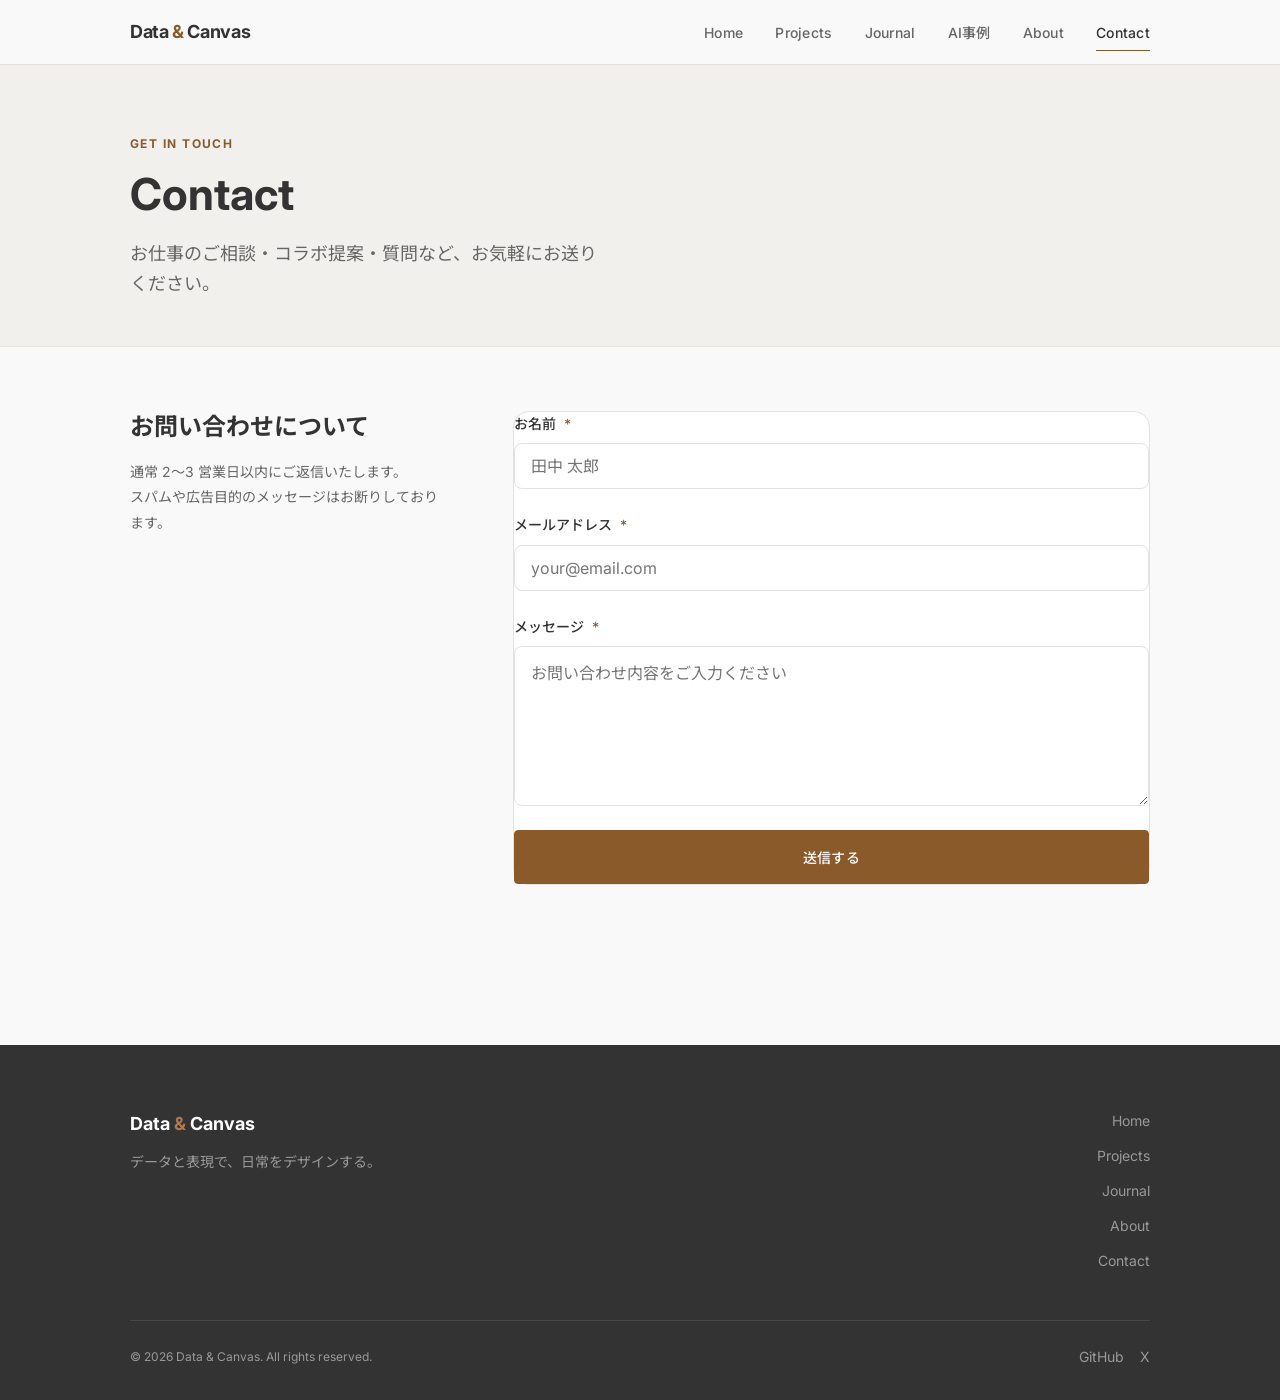
<file: contact.html>
<!DOCTYPE html>
<html lang="ja">
<head>
  <meta charset="UTF-8">
  <meta name="viewport" content="width=device-width, initial-scale=1.0">
  <title>Contact — Data & Canvas</title>
  <meta name="description" content="お問い合わせはこちらのフォームからどうぞ。">
  <link rel="stylesheet" href="css/variables.css">
  <link rel="stylesheet" href="css/base.css">
  <link rel="stylesheet" href="css/layout.css">
  <link rel="stylesheet" href="css/components.css">
  <link rel="stylesheet" href="css/pages/contact.css">
</head>
<body>

  <!-- ===== Header ===== -->
  <header class="site-header">
    <div class="container">
      <a href="index.html" class="site-logo">Data <span>&</span> Canvas</a>
      <button class="nav-toggle" id="nav-toggle" aria-label="メニューを開く" aria-expanded="false">
        <span></span><span></span><span></span>
      </button>
      <nav aria-label="メインナビゲーション">
        <ul class="nav-list" id="nav-list">
          <li><a href="index.html">Home</a></li>
          <li><a href="projects.html">Projects</a></li>
          <li><a href="journal.html">Journal</a></li>
          <li><a href="ai-examples.html">AI事例</a></li>
          <li><a href="about.html">About</a></li>
          <li><a href="contact.html">Contact</a></li>
        </ul>
      </nav>
    </div>
  </header>

  <!-- ===== Page Hero ===== -->
  <div class="contact-hero">
    <div class="container">
      <span class="section-label">Get in Touch</span>
      <h1 style="font-size: clamp(2rem, 5vw, 2.75rem); margin-bottom: var(--space-4);">Contact</h1>
      <p style="color: var(--color-sub); font-size: var(--font-size-md); max-width: 480px;">
        お仕事のご相談・コラボ提案・質問など、お気軽にお送りください。
      </p>
    </div>
  </div>

  <!-- ===== Contact Section ===== -->
  <section class="contact-section">
    <div class="container">
      <div class="contact-inner">

        <!-- Info -->
        <div class="contact-info fade-in">
          <h3>お問い合わせについて</h3>
          <p>
            通常 2〜3 営業日以内にご返信いたします。<br>
            スパムや広告目的のメッセージはお断りしております。
          </p>
        </div>

        <!-- Form -->
        <div class="contact-form-wrap fade-in">
          <form id="contact-form" novalidate>
            <div class="form-group">
              <label class="form-label" for="name">
                お名前 <span class="required">*</span>
              </label>
              <input
                class="form-input"
                type="text"
                id="name"
                name="name"
                placeholder="田中 太郎"
                autocomplete="name"
                required
              >
            </div>

            <div class="form-group">
              <label class="form-label" for="email">
                メールアドレス <span class="required">*</span>
              </label>
              <input
                class="form-input"
                type="email"
                id="email"
                name="email"
                placeholder="your@email.com"
                autocomplete="email"
                required
              >
            </div>

            <div class="form-group">
              <label class="form-label" for="message">
                メッセージ <span class="required">*</span>
              </label>
              <textarea
                class="form-textarea"
                id="message"
                name="message"
                placeholder="お問い合わせ内容をご入力ください"
                required
              ></textarea>
            </div>

            <button type="submit" class="btn btn-primary" style="width: 100%; justify-content: center; padding: var(--space-4);">
              送信する
            </button>
          </form>

          <!-- Success Message -->
          <div class="form-success" id="form-success" role="alert">
            <p style="font-size: 1.5rem; margin-bottom: var(--space-3);">✓</p>
            <p>お問い合わせありがとうございます。</p>
            <p style="font-size: var(--font-size-sm); margin-top: var(--space-2); color: var(--color-sub);">
              2〜3営業日以内にご返信いたします。
            </p>
          </div>
        </div>

      </div>
    </div>
  </section>

  <!-- ===== Footer ===== -->
  <footer class="site-footer">
    <div class="container">
      <div class="footer-inner">
        <div>
          <p class="footer-logo">Data <span>&</span> Canvas</p>
          <p class="footer-tagline">データと表現で、日常をデザインする。</p>
        </div>
        <nav class="footer-nav" aria-label="フッターナビゲーション">
          <a href="index.html">Home</a>
          <a href="projects.html">Projects</a>
          <a href="journal.html">Journal</a>
          <a href="about.html">About</a>
          <a href="contact.html">Contact</a>
        </nav>
      </div>
      <div class="footer-bottom">
        <p class="footer-copyright">© 2026 Data & Canvas. All rights reserved.</p>
        <div class="footer-sns">
          <a href="#" aria-label="GitHub" target="_blank" rel="noopener">GitHub</a>
          <a href="#" aria-label="X (Twitter)" target="_blank" rel="noopener">X</a>
        </div>
      </div>
    </div>
  </footer>

  <script src="js/contact.js"></script>
  <script src="js/nav.js"></script>
</body>
</html>
</file>
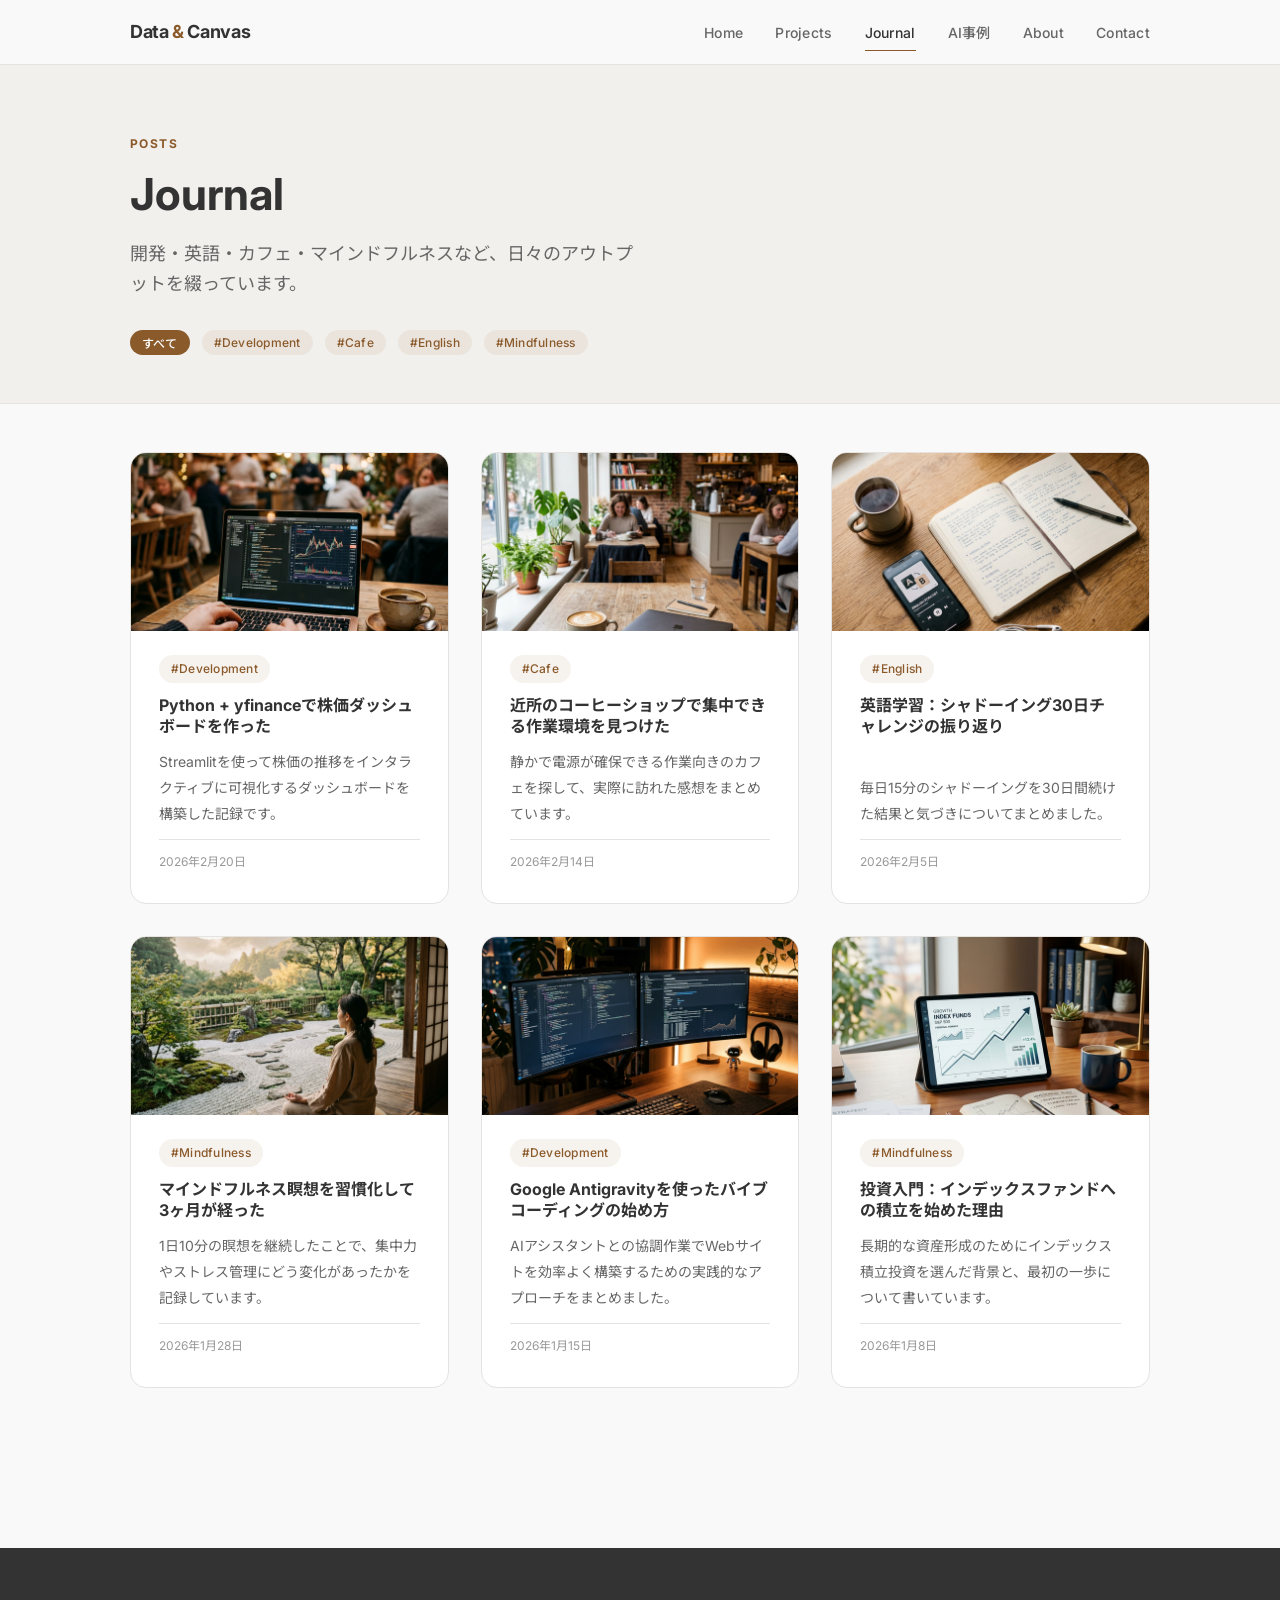
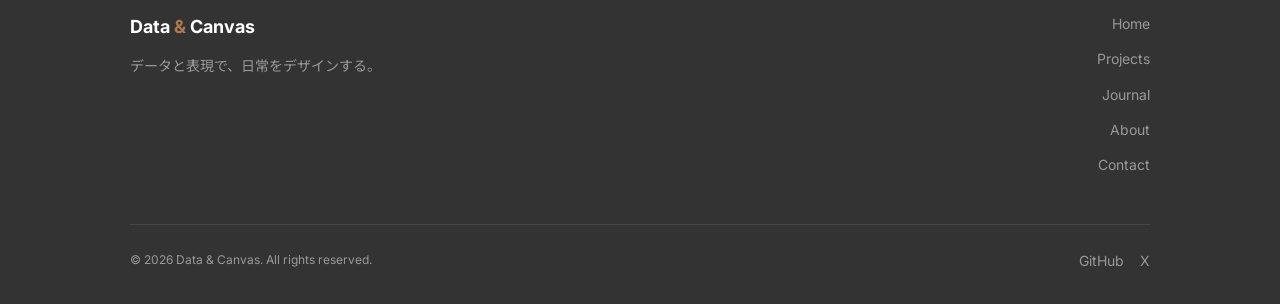
<file: journal.html>
<!DOCTYPE html>
<html lang="ja">
<head>
  <meta charset="UTF-8">
  <meta name="viewport" content="width=device-width, initial-scale=1.0">
  <title>Journal — Data & Canvas</title>
  <meta name="description" content="開発・英語学習・カフェ記録・マインドフルネスなど、日々のアウトプットを発信しています。">
  <link rel="stylesheet" href="css/variables.css">
  <link rel="stylesheet" href="css/base.css">
  <link rel="stylesheet" href="css/layout.css">
  <link rel="stylesheet" href="css/components.css">
  <link rel="stylesheet" href="css/pages/journal.css">
</head>
<body>

  <!-- ===== Header ===== -->
  <header class="site-header">
    <div class="container">
      <a href="index.html" class="site-logo">Data <span>&</span> Canvas</a>
      <button class="nav-toggle" id="nav-toggle" aria-label="メニューを開く" aria-expanded="false">
        <span></span><span></span><span></span>
      </button>
      <nav aria-label="メインナビゲーション">
        <ul class="nav-list" id="nav-list">
          <li><a href="index.html">Home</a></li>
          <li><a href="projects.html">Projects</a></li>
          <li><a href="journal.html">Journal</a></li>
          <li><a href="ai-examples.html">AI事例</a></li>
          <li><a href="about.html">About</a></li>
          <li><a href="contact.html">Contact</a></li>
        </ul>
      </nav>
    </div>
  </header>

  <!-- ===== Page Hero ===== -->
  <div class="journal-hero">
    <div class="container">
      <span class="section-label">Posts</span>
      <h1 class="journal-hero__title">Journal</h1>
      <p class="journal-hero__desc">開発・英語・カフェ・マインドフルネスなど、日々のアウトプットを綴っています。</p>
      <!-- Tag Filter -->
      <div class="tag-filter" id="tag-filter" aria-label="タグで絞り込む" role="group"></div>
    </div>
  </div>

  <!-- ===== Article Grid ===== -->
  <section class="journal-section">
    <div class="container">
      <div class="article-grid" id="article-grid" aria-live="polite">
        <!-- JS で動的に挿入 -->
      </div>
    </div>
  </section>

  <!-- ===== Footer ===== -->
  <footer class="site-footer">
    <div class="container">
      <div class="footer-inner">
        <div>
          <p class="footer-logo">Data <span>&</span> Canvas</p>
          <p class="footer-tagline">データと表現で、日常をデザインする。</p>
        </div>
        <nav class="footer-nav" aria-label="フッターナビゲーション">
          <a href="index.html">Home</a>
          <a href="projects.html">Projects</a>
          <a href="journal.html">Journal</a>
          <a href="about.html">About</a>
          <a href="contact.html">Contact</a>
        </nav>
      </div>
      <div class="footer-bottom">
        <p class="footer-copyright">© 2026 Data & Canvas. All rights reserved.</p>
        <div class="footer-sns">
          <a href="#" aria-label="GitHub" target="_blank" rel="noopener">GitHub</a>
          <a href="#" aria-label="X (Twitter)" target="_blank" rel="noopener">X</a>
        </div>
      </div>
    </div>
  </footer>

  <script src="js/journal.js"></script>
  <script src="js/nav.js"></script>
</body>
</html>
</file>
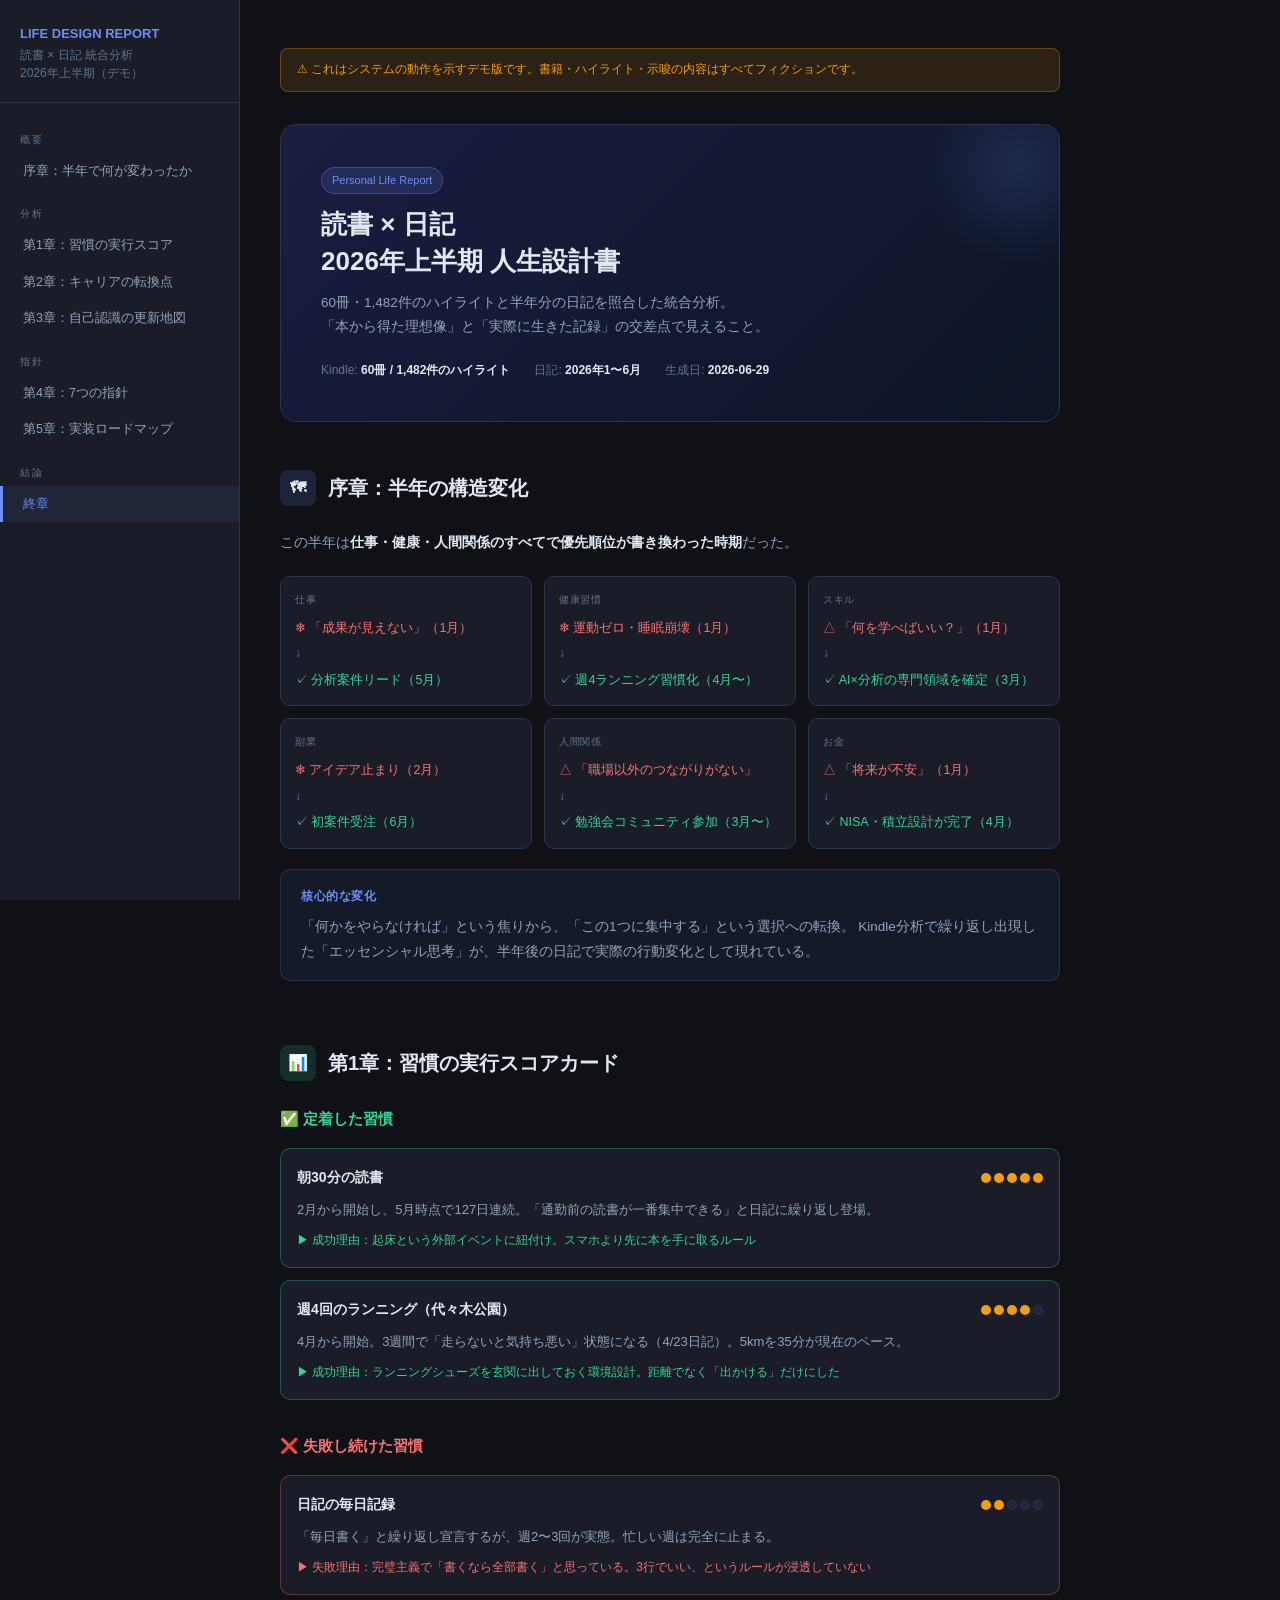
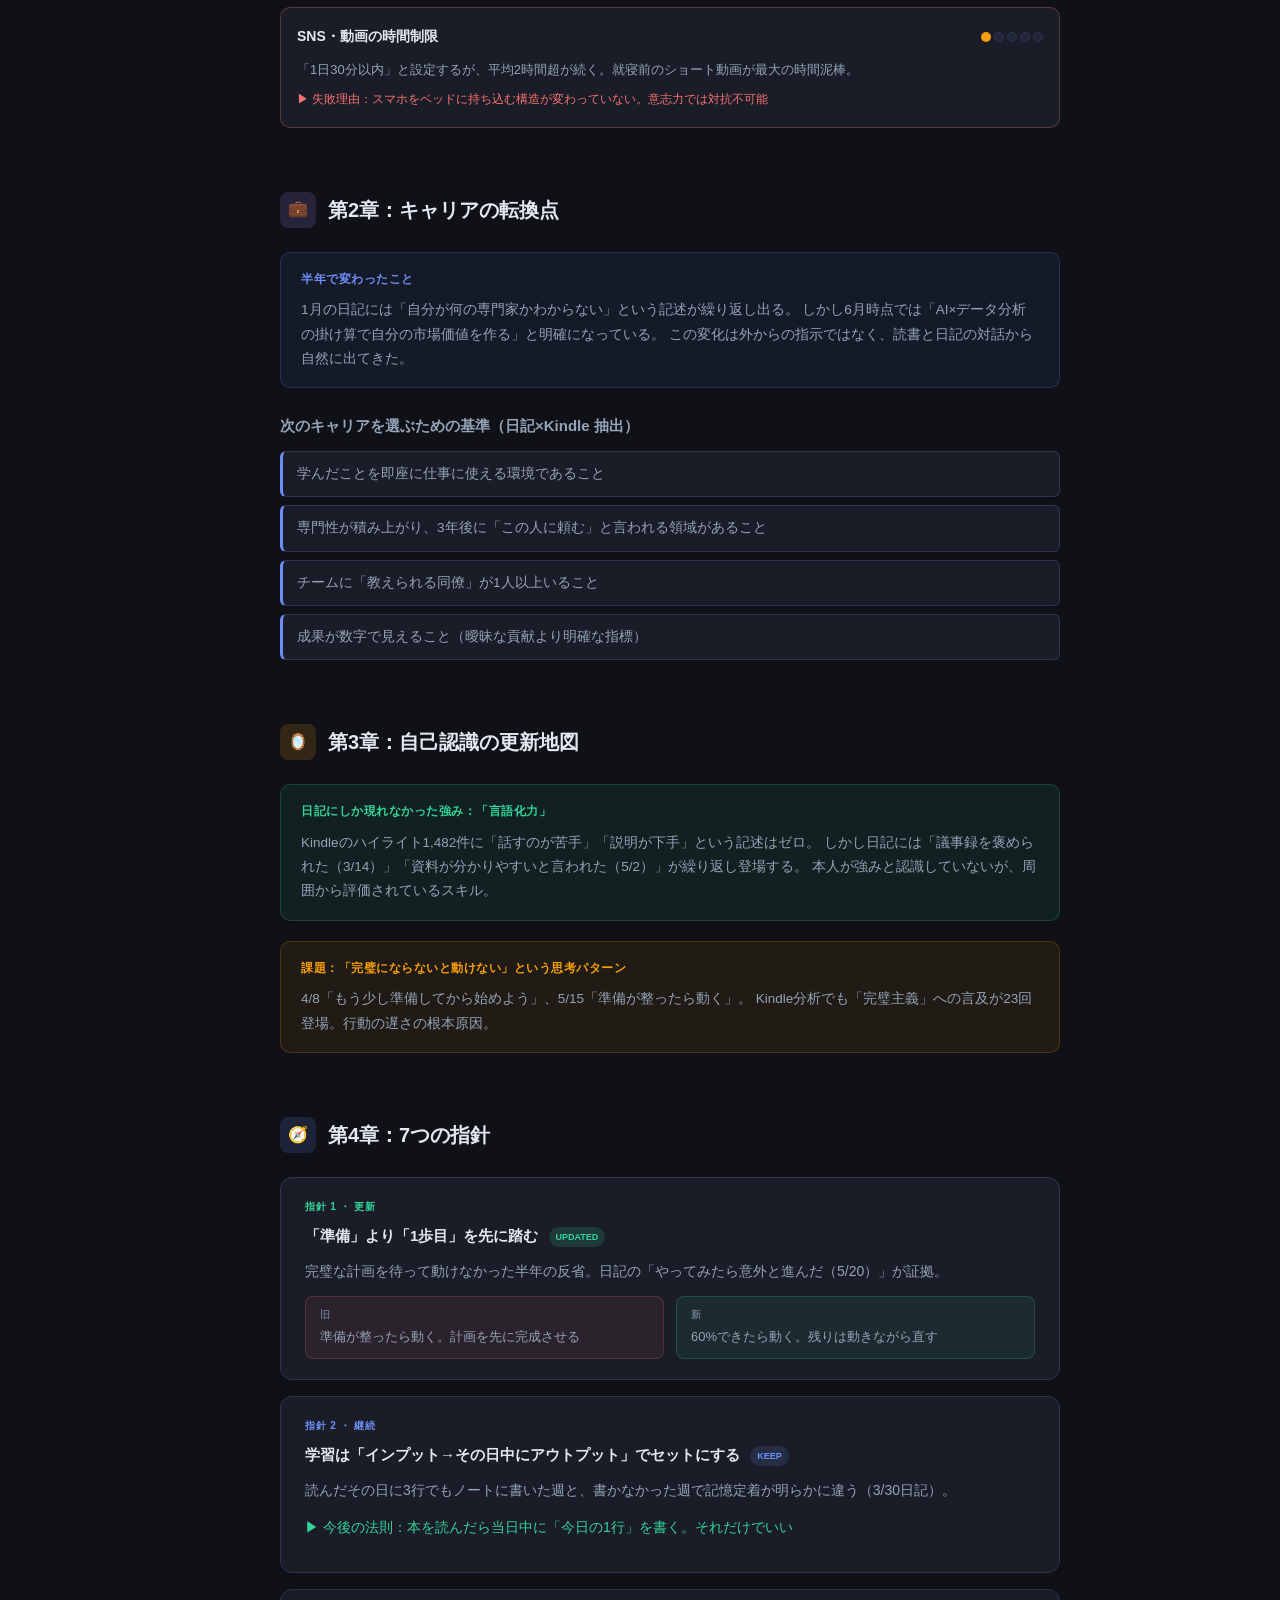
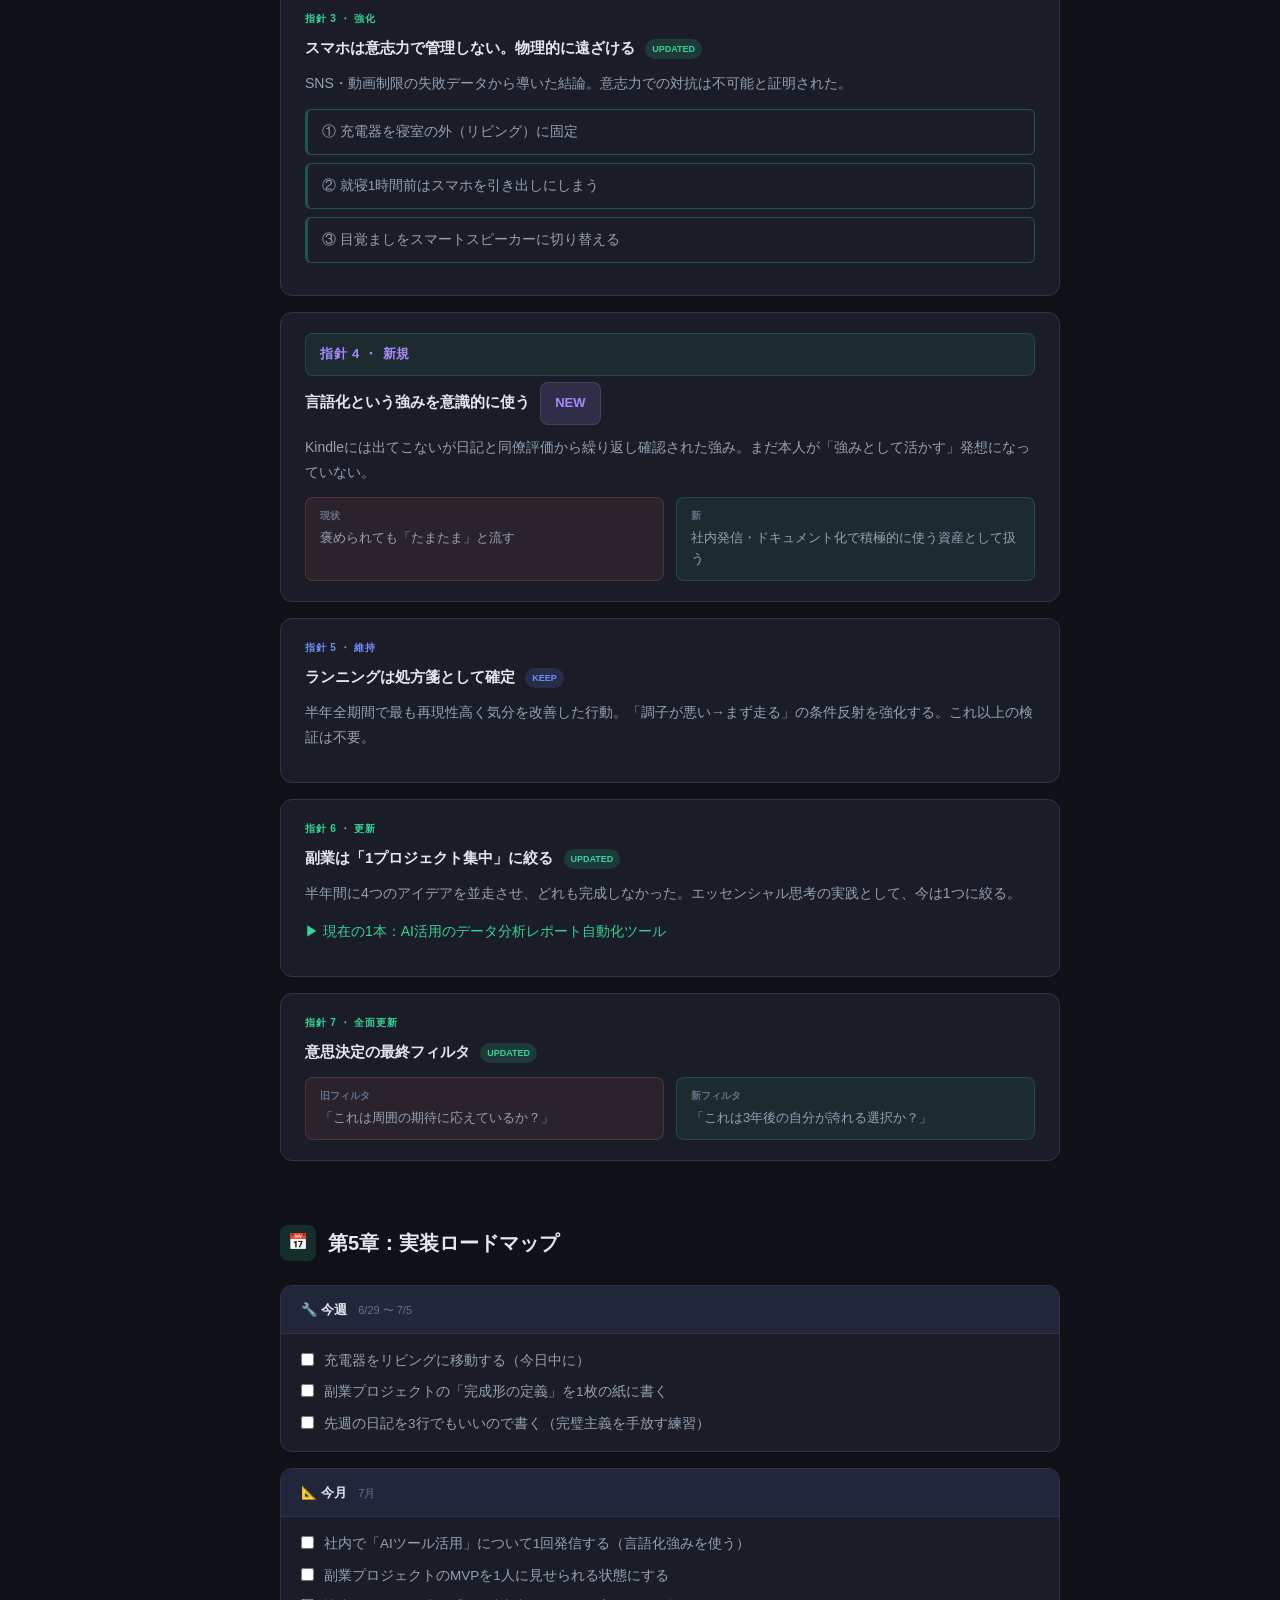
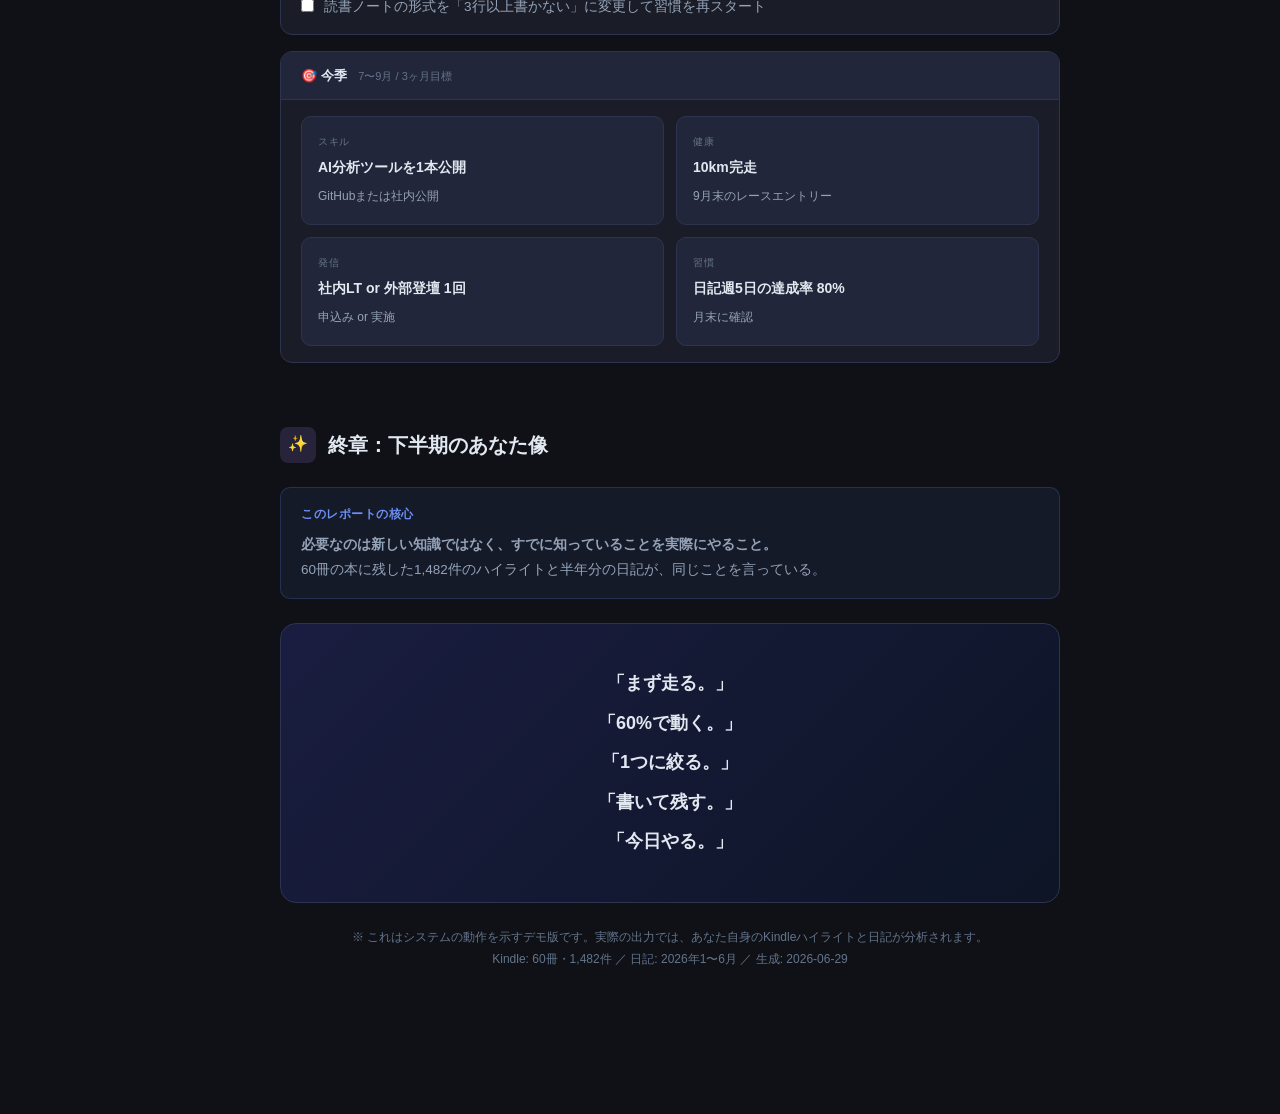
<file: kindle-demo.html>
<!DOCTYPE html>
<html lang="ja">
<head>
<meta charset="UTF-8">
<meta name="viewport" content="width=device-width, initial-scale=1.0">
<title>読書×日記 人生設計書（デモ）</title>
<style>
  :root {
    --bg: #0f1117;
    --surface: #1a1d27;
    --surface2: #22263a;
    --border: #2e3350;
    --accent: #6c8ef5;
    --accent2: #a78bfa;
    --accent3: #34d399;
    --warn: #f59e0b;
    --danger: #f87171;
    --text: #e2e8f0;
    --text-muted: #94a3b8;
    --text-dim: #64748b;
    --nav-w: 240px;
  }

  * { box-sizing: border-box; margin: 0; padding: 0; }

  body {
    font-family: 'Hiragino Kaku Gothic ProN', 'Noto Sans JP', sans-serif;
    background: var(--bg);
    color: var(--text);
    line-height: 1.8;
    display: flex;
  }

  nav {
    width: var(--nav-w);
    min-height: 100vh;
    background: var(--surface);
    border-right: 1px solid var(--border);
    position: fixed;
    top: 0; left: 0;
    overflow-y: auto;
    padding: 24px 0;
    z-index: 100;
  }

  nav .logo {
    padding: 0 20px 20px;
    font-size: 12px;
    color: var(--text-dim);
    border-bottom: 1px solid var(--border);
    margin-bottom: 12px;
    line-height: 1.5;
  }
  nav .logo span { color: var(--accent); font-weight: 700; font-size: 13px; display: block; margin-bottom: 2px; }

  nav a {
    display: block;
    padding: 7px 20px;
    font-size: 12.5px;
    color: var(--text-muted);
    text-decoration: none;
    transition: all .15s;
    border-left: 3px solid transparent;
  }
  nav a:hover, nav a.active {
    color: var(--accent);
    background: rgba(108,142,245,.08);
    border-left-color: var(--accent);
  }
  nav .nav-section {
    font-size: 10px;
    text-transform: uppercase;
    letter-spacing: 1.5px;
    color: var(--text-dim);
    padding: 16px 20px 4px;
  }

  main {
    margin-left: var(--nav-w);
    max-width: 860px;
    padding: 48px 40px 80px;
    width: 100%;
  }

  /* DEMO BADGE */
  .demo-banner {
    background: rgba(245,158,11,.12);
    border: 1px solid rgba(245,158,11,.3);
    border-radius: 8px;
    padding: 10px 16px;
    margin-bottom: 32px;
    font-size: 12px;
    color: var(--warn);
  }

  /* HERO */
  .hero {
    background: linear-gradient(135deg, #1a1d40 0%, #0d1526 100%);
    border: 1px solid var(--border);
    border-radius: 16px;
    padding: 40px;
    margin-bottom: 48px;
    position: relative;
    overflow: hidden;
  }
  .hero::before {
    content: '';
    position: absolute;
    top: -60px; right: -60px;
    width: 200px; height: 200px;
    background: radial-gradient(circle, rgba(108,142,245,.15) 0%, transparent 70%);
  }
  .hero .tag {
    display: inline-block;
    background: rgba(108,142,245,.15);
    color: var(--accent);
    border: 1px solid rgba(108,142,245,.3);
    font-size: 11px;
    padding: 3px 10px;
    border-radius: 20px;
    margin-bottom: 12px;
  }
  .hero h1 { font-size: 26px; font-weight: 700; line-height: 1.4; margin-bottom: 12px; }
  .hero p { font-size: 13.5px; color: var(--text-muted); line-height: 1.8; }
  .meta { display: flex; gap: 24px; margin-top: 20px; flex-wrap: wrap; }
  .meta-item { font-size: 12px; color: var(--text-dim); }
  .meta-item strong { color: var(--text); }

  /* SECTIONS */
  section { margin-bottom: 64px; }
  h2 {
    font-size: 20px; font-weight: 700;
    margin-bottom: 24px;
    display: flex; align-items: center; gap: 12px;
  }
  .icon {
    width: 36px; height: 36px;
    border-radius: 8px;
    display: flex; align-items: center; justify-content: center;
    font-size: 16px; flex-shrink: 0;
  }
  h3 { font-size: 15px; font-weight: 700; margin: 24px 0 12px; color: var(--text-muted); }
  p { font-size: 14px; color: var(--text-muted); margin-bottom: 12px; }

  /* CALLOUT */
  .callout {
    border-radius: 10px;
    padding: 16px 20px;
    margin: 20px 0;
    font-size: 13.5px;
    line-height: 1.8;
  }
  .callout-title { font-weight: 700; font-size: 12px; letter-spacing: .5px; margin-bottom: 8px; }
  .callout.insight { background: rgba(108,142,245,.08); border: 1px solid rgba(108,142,245,.2); color: var(--text-muted); }
  .callout.insight .callout-title { color: var(--accent); }
  .callout.success { background: rgba(52,211,153,.08); border: 1px solid rgba(52,211,153,.2); color: var(--text-muted); }
  .callout.success .callout-title { color: var(--accent3); }
  .callout.warning { background: rgba(245,158,11,.08); border: 1px solid rgba(245,158,11,.2); color: var(--text-muted); }
  .callout.warning .callout-title { color: var(--warn); }

  /* STATUS GRID */
  .status-grid { display: grid; grid-template-columns: repeat(3, 1fr); gap: 12px; margin: 20px 0; }
  .status-card {
    background: var(--surface);
    border: 1px solid var(--border);
    border-radius: 10px;
    padding: 14px;
    font-size: 12.5px;
  }
  .status-card .label { font-size: 10px; color: var(--text-dim); margin-bottom: 8px; text-transform: uppercase; letter-spacing: .5px; }
  .status-card .before { color: var(--danger); margin-bottom: 4px; }
  .status-card .arrow { color: var(--text-dim); font-size: 12px; margin-bottom: 4px; }
  .status-card .after { color: var(--accent3); }

  /* SCORE LIST */
  .score-list { display: flex; flex-direction: column; gap: 12px; margin: 16px 0; }
  .score-item {
    background: var(--surface);
    border: 1px solid var(--border);
    border-radius: 10px;
    padding: 16px;
  }
  .score-item.success { border-color: rgba(52,211,153,.3); }
  .score-item.fail { border-color: rgba(248,113,113,.3); }
  .score-header { display: flex; justify-content: space-between; align-items: center; margin-bottom: 8px; }
  .score-title { font-size: 14px; font-weight: 700; }
  .stars { display: flex; gap: 3px; }
  .star { width: 10px; height: 10px; border-radius: 50%; }
  .star.on { background: var(--warn); }
  .star.off { background: var(--surface2); border: 1px solid var(--border); }
  .score-body { font-size: 13px; color: var(--text-muted); margin-bottom: 8px; }
  .score-why { font-size: 12px; color: var(--accent3); }
  .score-gap { font-size: 12px; color: var(--danger); }

  /* PRINCIPLE */
  .principle {
    background: var(--surface);
    border: 1px solid var(--border);
    border-radius: 12px;
    padding: 20px 24px;
    margin-bottom: 16px;
  }
  .p-num { font-size: 10px; letter-spacing: .8px; margin-bottom: 6px; font-weight: 700; }
  .p-num.updated { color: var(--accent3); }
  .p-num.keep { color: var(--accent); }
  .p-num.new { color: var(--accent2); }
  .principle h4 { font-size: 15px; font-weight: 700; margin-bottom: 10px; }
  .badge {
    display: inline-block;
    font-size: 9px; font-weight: 700;
    padding: 2px 7px; border-radius: 20px;
    margin-left: 6px; vertical-align: middle;
  }
  .badge.updated { background: rgba(52,211,153,.15); color: var(--accent3); }
  .badge.new { background: rgba(167,139,250,.15); color: var(--accent2); }
  .badge.keep { background: rgba(108,142,245,.15); color: var(--accent); }

  .old-new { display: grid; grid-template-columns: 1fr 1fr; gap: 12px; margin-top: 12px; }
  .old, .new {
    font-size: 13px;
    padding: 10px 14px;
    border-radius: 8px;
    line-height: 1.6;
  }
  .old { background: rgba(248,113,113,.08); border: 1px solid rgba(248,113,113,.2); color: var(--text-muted); }
  .new { background: rgba(52,211,153,.08); border: 1px solid rgba(52,211,153,.2); color: var(--text-muted); }
  .lbl { font-size: 10px; font-weight: 700; display: block; margin-bottom: 4px; color: var(--text-dim); }

  /* CRITERIA */
  .criteria-list { display: flex; flex-direction: column; gap: 8px; margin: 12px 0; }
  .criteria-item {
    background: var(--surface);
    border: 1px solid var(--border);
    border-left: 3px solid var(--accent);
    border-radius: 6px;
    padding: 10px 14px;
    font-size: 13.5px;
    color: var(--text-muted);
  }

  /* ROADMAP */
  .roadmap { display: flex; flex-direction: column; gap: 16px; }
  .rm-week { background: var(--surface); border: 1px solid var(--border); border-radius: 12px; overflow: hidden; }
  .rm-header {
    padding: 12px 20px;
    font-size: 13px; font-weight: 700;
    background: var(--surface2);
    border-bottom: 1px solid var(--border);
  }
  .period { font-size: 11px; font-weight: 400; color: var(--text-dim); margin-left: 8px; }
  .rm-tasks { padding: 16px 20px; display: flex; flex-direction: column; gap: 10px; }
  .task-item { display: flex; align-items: flex-start; gap: 10px; font-size: 13.5px; color: var(--text-muted); }
  .task-item input { margin-top: 3px; flex-shrink: 0; accent-color: var(--accent); }
  .task-item label { cursor: pointer; line-height: 1.6; }

  /* GOAL GRID */
  .goal-grid { display: grid; grid-template-columns: repeat(2, 1fr); gap: 12px; }
  .goal-card {
    background: var(--surface2);
    border: 1px solid var(--border);
    border-radius: 10px;
    padding: 16px;
  }
  .goal-card .g-area { font-size: 10px; color: var(--text-dim); margin-bottom: 4px; text-transform: uppercase; letter-spacing: .5px; }
  .goal-card .g-goal { font-size: 14px; font-weight: 700; margin-bottom: 6px; }
  .goal-card .g-measure { font-size: 12px; color: var(--text-muted); }

  /* CONCLUSION */
  .conclusion {
    background: linear-gradient(135deg, #1a1d40 0%, #0d1526 100%);
    border: 1px solid var(--border);
    border-radius: 16px;
    padding: 40px;
    text-align: center;
    margin: 24px 0;
  }
  blockquote { font-size: 18px; font-weight: 700; line-height: 2.2; color: var(--text); font-style: normal; }

  ::-webkit-scrollbar { width: 6px; }
  ::-webkit-scrollbar-track { background: var(--bg); }
  ::-webkit-scrollbar-thumb { background: var(--border); border-radius: 3px; }

  @media (max-width: 768px) {
    nav { display: none; }
    main { margin-left: 0; padding: 24px 16px; }
    .status-grid { grid-template-columns: 1fr 1fr; }
    .old-new { grid-template-columns: 1fr; }
    .goal-grid { grid-template-columns: 1fr; }
  }
</style>
</head>
<body>

<nav>
  <div class="logo">
    <span>LIFE DESIGN REPORT</span>
    読書 × 日記 統合分析<br>2026年上半期（デモ）
  </div>
  <div class="nav-section">概要</div>
  <a href="#overview">序章：半年で何が変わったか</a>
  <div class="nav-section">分析</div>
  <a href="#scorecard">第1章：習慣の実行スコア</a>
  <a href="#career">第2章：キャリアの転換点</a>
  <a href="#self">第3章：自己認識の更新地図</a>
  <div class="nav-section">指針</div>
  <a href="#principles">第4章：7つの指針</a>
  <a href="#roadmap">第5章：実装ロードマップ</a>
  <div class="nav-section">結論</div>
  <a href="#conclusion">終章</a>
</nav>

<main>

  <div class="demo-banner">
    ⚠ これはシステムの動作を示すデモ版です。書籍・ハイライト・示唆の内容はすべてフィクションです。
  </div>

  <!-- HERO -->
  <div class="hero">
    <div class="tag">Personal Life Report</div>
    <h1>読書 × 日記<br>2026年上半期 人生設計書</h1>
    <p>60冊・1,482件のハイライトと半年分の日記を照合した統合分析。<br>
    「本から得た理想像」と「実際に生きた記録」の交差点で見えること。</p>
    <div class="meta">
      <div class="meta-item">Kindle: <strong>60冊 / 1,482件のハイライト</strong></div>
      <div class="meta-item">日記: <strong>2026年1〜6月</strong></div>
      <div class="meta-item">生成日: <strong>2026-06-29</strong></div>
    </div>
  </div>

  <!-- 序章 -->
  <section id="overview">
    <h2>
      <div class="icon" style="background:rgba(108,142,245,.15);">🗺</div>
      序章：半年の構造変化
    </h2>

    <p>この半年は<strong style="color:var(--text)">仕事・健康・人間関係のすべてで優先順位が書き換わった時期</strong>だった。</p>

    <div class="status-grid">
      <div class="status-card">
        <div class="label">仕事</div>
        <div class="before">❄ 「成果が見えない」（1月）</div>
        <div class="arrow">↓</div>
        <div class="after">✓ 分析案件リード（5月）</div>
      </div>
      <div class="status-card">
        <div class="label">健康習慣</div>
        <div class="before">❄ 運動ゼロ・睡眠崩壊（1月）</div>
        <div class="arrow">↓</div>
        <div class="after">✓ 週4ランニング習慣化（4月〜）</div>
      </div>
      <div class="status-card">
        <div class="label">スキル</div>
        <div class="before">△ 「何を学べばいい？」（1月）</div>
        <div class="arrow">↓</div>
        <div class="after">✓ AI×分析の専門領域を確定（3月）</div>
      </div>
      <div class="status-card">
        <div class="label">副業</div>
        <div class="before">❄ アイデア止まり（2月）</div>
        <div class="arrow">↓</div>
        <div class="after">✓ 初案件受注（6月）</div>
      </div>
      <div class="status-card">
        <div class="label">人間関係</div>
        <div class="before">△ 「職場以外のつながりがない」</div>
        <div class="arrow">↓</div>
        <div class="after">✓ 勉強会コミュニティ参加（3月〜）</div>
      </div>
      <div class="status-card">
        <div class="label">お金</div>
        <div class="before">△ 「将来が不安」（1月）</div>
        <div class="arrow">↓</div>
        <div class="after">✓ NISA・積立設計が完了（4月）</div>
      </div>
    </div>

    <div class="callout insight">
      <div class="callout-title">核心的な変化</div>
      「何かをやらなければ」という焦りから、「この1つに集中する」という選択への転換。
      Kindle分析で繰り返し出現した「エッセンシャル思考」が、半年後の日記で実際の行動変化として現れている。
    </div>
  </section>

  <!-- 第1章 -->
  <section id="scorecard">
    <h2>
      <div class="icon" style="background:rgba(52,211,153,.15);">📊</div>
      第1章：習慣の実行スコアカード
    </h2>

    <h3 style="color:var(--accent3)">✅ 定着した習慣</h3>
    <div class="score-list">

      <div class="score-item success">
        <div class="score-header">
          <div class="score-title">朝30分の読書</div>
          <div class="stars">
            <div class="star on"></div><div class="star on"></div><div class="star on"></div><div class="star on"></div><div class="star on"></div>
          </div>
        </div>
        <div class="score-body">2月から開始し、5月時点で127日連続。「通勤前の読書が一番集中できる」と日記に繰り返し登場。</div>
        <div class="score-why">▶ 成功理由：起床という外部イベントに紐付け。スマホより先に本を手に取るルール</div>
      </div>

      <div class="score-item success">
        <div class="score-header">
          <div class="score-title">週4回のランニング（代々木公園）</div>
          <div class="stars">
            <div class="star on"></div><div class="star on"></div><div class="star on"></div><div class="star on"></div><div class="star off"></div>
          </div>
        </div>
        <div class="score-body">4月から開始。3週間で「走らないと気持ち悪い」状態になる（4/23日記）。5kmを35分が現在のペース。</div>
        <div class="score-why">▶ 成功理由：ランニングシューズを玄関に出しておく環境設計。距離でなく「出かける」だけにした</div>
      </div>

    </div>

    <h3 style="color:var(--danger);margin-top:32px">❌ 失敗し続けた習慣</h3>
    <div class="score-list">

      <div class="score-item fail">
        <div class="score-header">
          <div class="score-title">日記の毎日記録</div>
          <div class="stars">
            <div class="star on"></div><div class="star on"></div><div class="star off"></div><div class="star off"></div><div class="star off"></div>
          </div>
        </div>
        <div class="score-body">「毎日書く」と繰り返し宣言するが、週2〜3回が実態。忙しい週は完全に止まる。</div>
        <div class="score-gap">▶ 失敗理由：完璧主義で「書くなら全部書く」と思っている。3行でいい、というルールが浸透していない</div>
      </div>

      <div class="score-item fail">
        <div class="score-header">
          <div class="score-title">SNS・動画の時間制限</div>
          <div class="stars">
            <div class="star on"></div><div class="star off"></div><div class="star off"></div><div class="star off"></div><div class="star off"></div>
          </div>
        </div>
        <div class="score-body">「1日30分以内」と設定するが、平均2時間超が続く。就寝前のショート動画が最大の時間泥棒。</div>
        <div class="score-gap">▶ 失敗理由：スマホをベッドに持ち込む構造が変わっていない。意志力では対抗不可能</div>
      </div>

    </div>
  </section>

  <!-- 第2章 -->
  <section id="career">
    <h2>
      <div class="icon" style="background:rgba(167,139,250,.15);">💼</div>
      第2章：キャリアの転換点
    </h2>

    <div class="callout insight">
      <div class="callout-title">半年で変わったこと</div>
      1月の日記には「自分が何の専門家かわからない」という記述が繰り返し出る。
      しかし6月時点では「AI×データ分析の掛け算で自分の市場価値を作る」と明確になっている。
      この変化は外からの指示ではなく、読書と日記の対話から自然に出てきた。
    </div>

    <h3>次のキャリアを選ぶための基準（日記×Kindle 抽出）</h3>
    <div class="criteria-list">
      <div class="criteria-item">学んだことを即座に仕事に使える環境であること</div>
      <div class="criteria-item">専門性が積み上がり、3年後に「この人に頼む」と言われる領域があること</div>
      <div class="criteria-item">チームに「教えられる同僚」が1人以上いること</div>
      <div class="criteria-item">成果が数字で見えること（曖昧な貢献より明確な指標）</div>
    </div>
  </section>

  <!-- 第3章 -->
  <section id="self">
    <h2>
      <div class="icon" style="background:rgba(245,158,11,.15);">🪞</div>
      第3章：自己認識の更新地図
    </h2>

    <div class="callout success">
      <div class="callout-title">日記にしか現れなかった強み：「言語化力」</div>
      Kindleのハイライト1,482件に「話すのが苦手」「説明が下手」という記述はゼロ。
      しかし日記には「議事録を褒められた（3/14）」「資料が分かりやすいと言われた（5/2）」が繰り返し登場する。
      本人が強みと認識していないが、周囲から評価されているスキル。
    </div>

    <div class="callout warning">
      <div class="callout-title">課題：「完璧にならないと動けない」という思考パターン</div>
      4/8「もう少し準備してから始めよう」、5/15「準備が整ったら動く」。
      Kindle分析でも「完璧主義」への言及が23回登場。行動の遅さの根本原因。
    </div>
  </section>

  <!-- 第4章：指針 -->
  <section id="principles">
    <h2>
      <div class="icon" style="background:rgba(108,142,245,.15);">🧭</div>
      第4章：7つの指針
    </h2>

    <div class="principle">
      <div class="p-num updated">指針 1 ・ 更新</div>
      <h4>「準備」より「1歩目」を先に踏む <span class="badge updated">UPDATED</span></h4>
      <p>完璧な計画を待って動けなかった半年の反省。日記の「やってみたら意外と進んだ（5/20）」が証拠。</p>
      <div class="old-new">
        <div class="old"><span class="lbl">旧</span>準備が整ったら動く。計画を先に完成させる</div>
        <div class="new"><span class="lbl">新</span>60%できたら動く。残りは動きながら直す</div>
      </div>
    </div>

    <div class="principle">
      <div class="p-num keep">指針 2 ・ 継続</div>
      <h4>学習は「インプット→その日中にアウトプット」でセットにする <span class="badge keep">KEEP</span></h4>
      <p>読んだその日に3行でもノートに書いた週と、書かなかった週で記憶定着が明らかに違う（3/30日記）。</p>
      <p style="color:var(--accent3)">▶ 今後の法則：本を読んだら当日中に「今日の1行」を書く。それだけでいい</p>
    </div>

    <div class="principle">
      <div class="p-num updated">指針 3 ・ 強化</div>
      <h4>スマホは意志力で管理しない。物理的に遠ざける <span class="badge updated">UPDATED</span></h4>
      <p>SNS・動画制限の失敗データから導いた結論。意志力での対抗は不可能と証明された。</p>
      <div class="criteria-list" style="margin-top:12px">
        <div class="criteria-item" style="border-color:rgba(52,211,153,.3)">① 充電器を寝室の外（リビング）に固定</div>
        <div class="criteria-item" style="border-color:rgba(52,211,153,.3)">② 就寝1時間前はスマホを引き出しにしまう</div>
        <div class="criteria-item" style="border-color:rgba(52,211,153,.3)">③ 目覚ましをスマートスピーカーに切り替える</div>
      </div>
    </div>

    <div class="principle">
      <div class="p-num new">指針 4 ・ 新規</div>
      <h4>言語化という強みを意識的に使う <span class="badge new">NEW</span></h4>
      <p>Kindleには出てこないが日記と同僚評価から繰り返し確認された強み。まだ本人が「強みとして活かす」発想になっていない。</p>
      <div class="old-new">
        <div class="old"><span class="lbl">現状</span>褒められても「たまたま」と流す</div>
        <div class="new"><span class="lbl">新</span>社内発信・ドキュメント化で積極的に使う資産として扱う</div>
      </div>
    </div>

    <div class="principle">
      <div class="p-num keep">指針 5 ・ 維持</div>
      <h4>ランニングは処方箋として確定 <span class="badge keep">KEEP</span></h4>
      <p>半年全期間で最も再現性高く気分を改善した行動。「調子が悪い→まず走る」の条件反射を強化する。これ以上の検証は不要。</p>
    </div>

    <div class="principle">
      <div class="p-num updated">指針 6 ・ 更新</div>
      <h4>副業は「1プロジェクト集中」に絞る <span class="badge updated">UPDATED</span></h4>
      <p>半年間に4つのアイデアを並走させ、どれも完成しなかった。エッセンシャル思考の実践として、今は1つに絞る。</p>
      <p style="color:var(--accent3)">▶ 現在の1本：AI活用のデータ分析レポート自動化ツール</p>
    </div>

    <div class="principle">
      <div class="p-num updated">指針 7 ・ 全面更新</div>
      <h4>意思決定の最終フィルタ <span class="badge updated">UPDATED</span></h4>
      <div class="old-new">
        <div class="old"><span class="lbl">旧フィルタ</span>「これは周囲の期待に応えているか？」</div>
        <div class="new"><span class="lbl">新フィルタ</span>「これは3年後の自分が誇れる選択か？」</div>
      </div>
    </div>
  </section>

  <!-- 第5章：ロードマップ -->
  <section id="roadmap">
    <h2>
      <div class="icon" style="background:rgba(52,211,153,.15);">📅</div>
      第5章：実装ロードマップ
    </h2>

    <div class="roadmap">
      <div class="rm-week">
        <div class="rm-header">🔧 今週 <span class="period">6/29 〜 7/5</span></div>
        <div class="rm-tasks">
          <div class="task-item"><input type="checkbox" id="t1"><label for="t1">充電器をリビングに移動する（今日中に）</label></div>
          <div class="task-item"><input type="checkbox" id="t2"><label for="t2">副業プロジェクトの「完成形の定義」を1枚の紙に書く</label></div>
          <div class="task-item"><input type="checkbox" id="t3"><label for="t3">先週の日記を3行でもいいので書く（完璧主義を手放す練習）</label></div>
        </div>
      </div>

      <div class="rm-week">
        <div class="rm-header">📐 今月 <span class="period">7月</span></div>
        <div class="rm-tasks">
          <div class="task-item"><input type="checkbox" id="t4"><label for="t4">社内で「AIツール活用」について1回発信する（言語化強みを使う）</label></div>
          <div class="task-item"><input type="checkbox" id="t5"><label for="t5">副業プロジェクトのMVPを1人に見せられる状態にする</label></div>
          <div class="task-item"><input type="checkbox" id="t6"><label for="t6">読書ノートの形式を「3行以上書かない」に変更して習慣を再スタート</label></div>
        </div>
      </div>

      <div class="rm-week">
        <div class="rm-header">🎯 今季 <span class="period">7〜9月 / 3ヶ月目標</span></div>
        <div class="rm-tasks">
          <div class="goal-grid">
            <div class="goal-card">
              <div class="g-area">スキル</div>
              <div class="g-goal">AI分析ツールを1本公開</div>
              <div class="g-measure">GitHubまたは社内公開</div>
            </div>
            <div class="goal-card">
              <div class="g-area">健康</div>
              <div class="g-goal">10km完走</div>
              <div class="g-measure">9月末のレースエントリー</div>
            </div>
            <div class="goal-card">
              <div class="g-area">発信</div>
              <div class="g-goal">社内LT or 外部登壇 1回</div>
              <div class="g-measure">申込み or 実施</div>
            </div>
            <div class="goal-card">
              <div class="g-area">習慣</div>
              <div class="g-goal">日記週5日の達成率 80%</div>
              <div class="g-measure">月末に確認</div>
            </div>
          </div>
        </div>
      </div>
    </div>
  </section>

  <!-- 終章 -->
  <section id="conclusion">
    <h2>
      <div class="icon" style="background:rgba(167,139,250,.15);">✨</div>
      終章：下半期のあなた像
    </h2>

    <div class="callout insight" style="margin-bottom:24px">
      <div class="callout-title">このレポートの核心</div>
      <strong>必要なのは新しい知識ではなく、すでに知っていることを実際にやること。</strong><br>
      60冊の本に残した1,482件のハイライトと半年分の日記が、同じことを言っている。
    </div>

    <div class="conclusion">
      <blockquote>
        「<strong>まず走る。</strong>」<br>
        「<strong>60%で動く。</strong>」<br>
        「<strong>1つに絞る。</strong>」<br>
        「<strong>書いて残す。</strong>」<br>
        「<strong>今日やる。</strong>」
      </blockquote>
    </div>

    <p style="margin-top:24px;font-size:12px;color:var(--text-dim);text-align:center">
      ※ これはシステムの動作を示すデモ版です。実際の出力では、あなた自身のKindleハイライトと日記が分析されます。<br>
      Kindle: 60冊・1,482件 ／ 日記: 2026年1〜6月 ／ 生成: 2026-06-29
    </p>
  </section>

</main>

<script>
  document.querySelectorAll('input[type="checkbox"]').forEach(cb => {
    const key = 'demo_task_' + cb.id;
    cb.checked = localStorage.getItem(key) === 'true';
    cb.addEventListener('change', () => localStorage.setItem(key, cb.checked));
  });

  const sections = document.querySelectorAll('section');
  const navLinks = document.querySelectorAll('nav a');
  const observer = new IntersectionObserver(entries => {
    entries.forEach(e => {
      if (e.isIntersecting) {
        navLinks.forEach(a => {
          a.classList.toggle('active', a.getAttribute('href') === '#' + e.target.id);
        });
      }
    });
  }, { rootMargin: '-30% 0px -60% 0px' });
  sections.forEach(s => observer.observe(s));
</script>

</body>
</html>
</file>
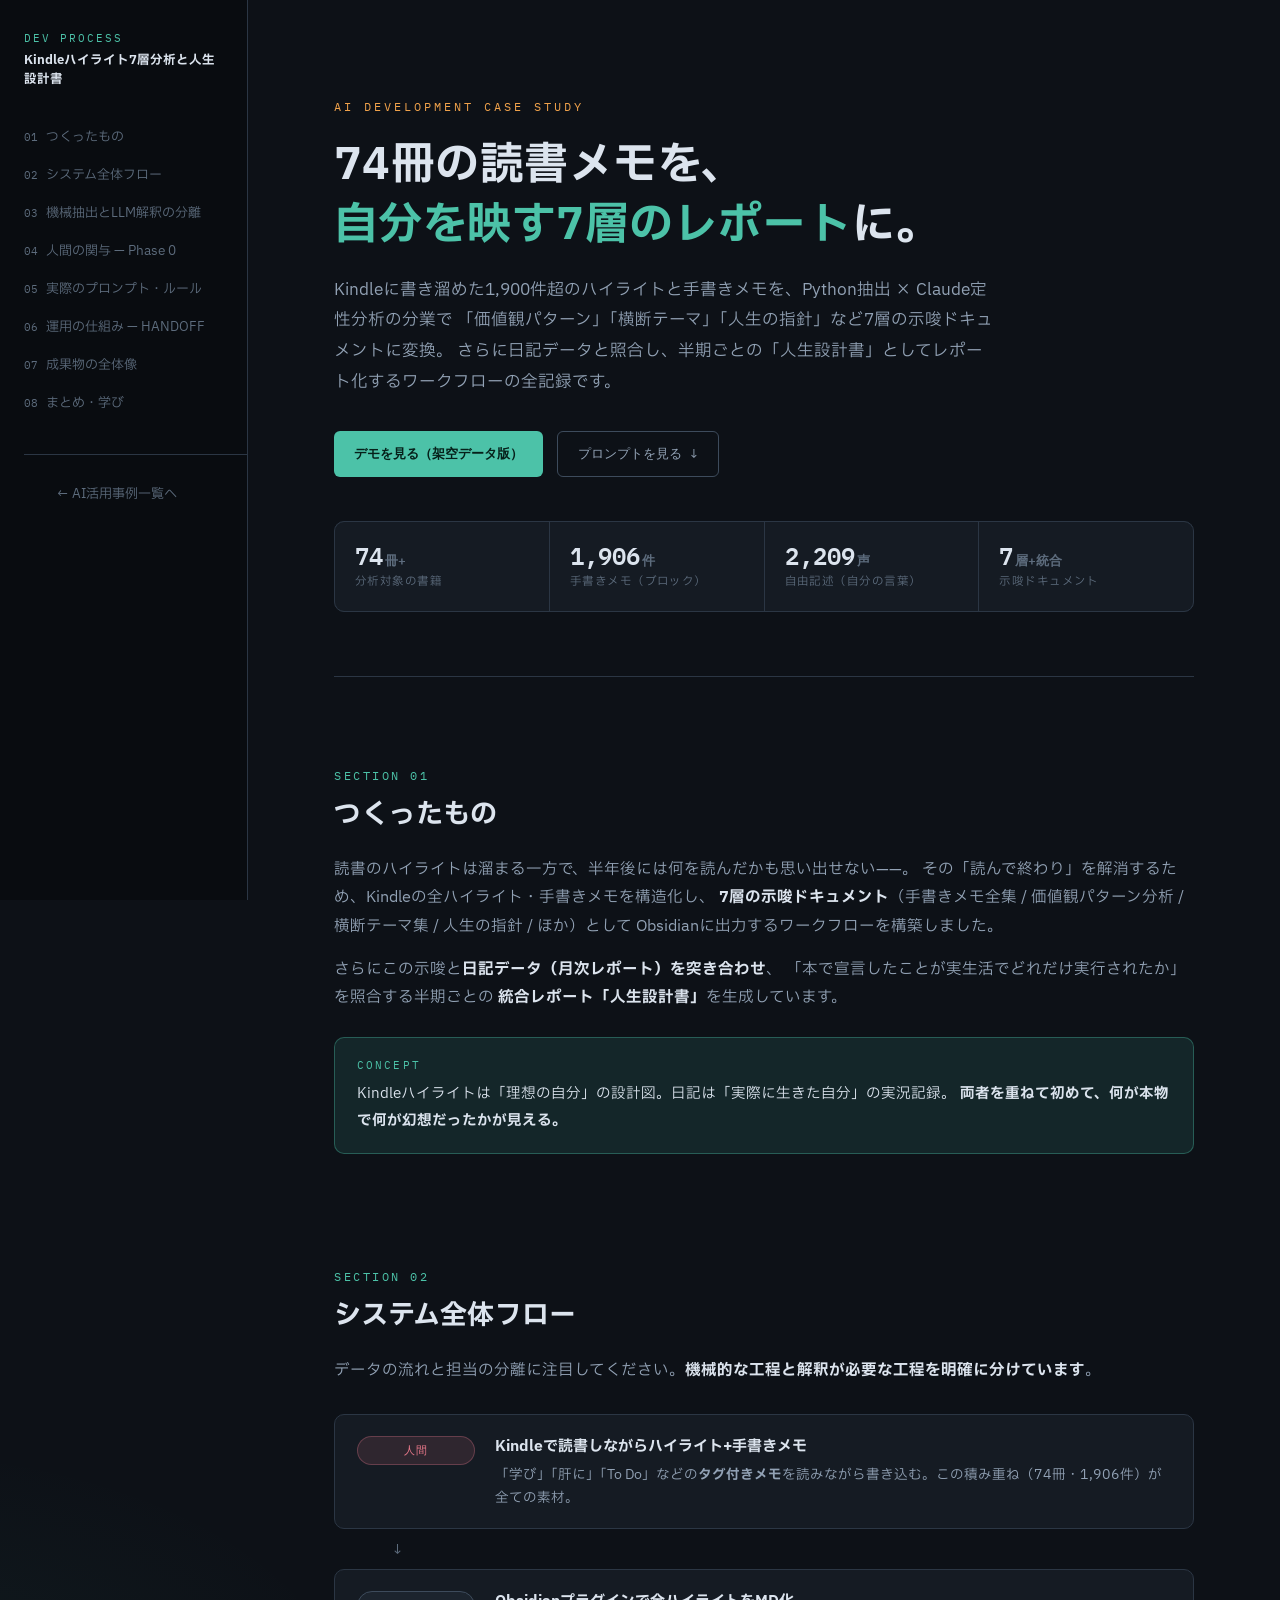
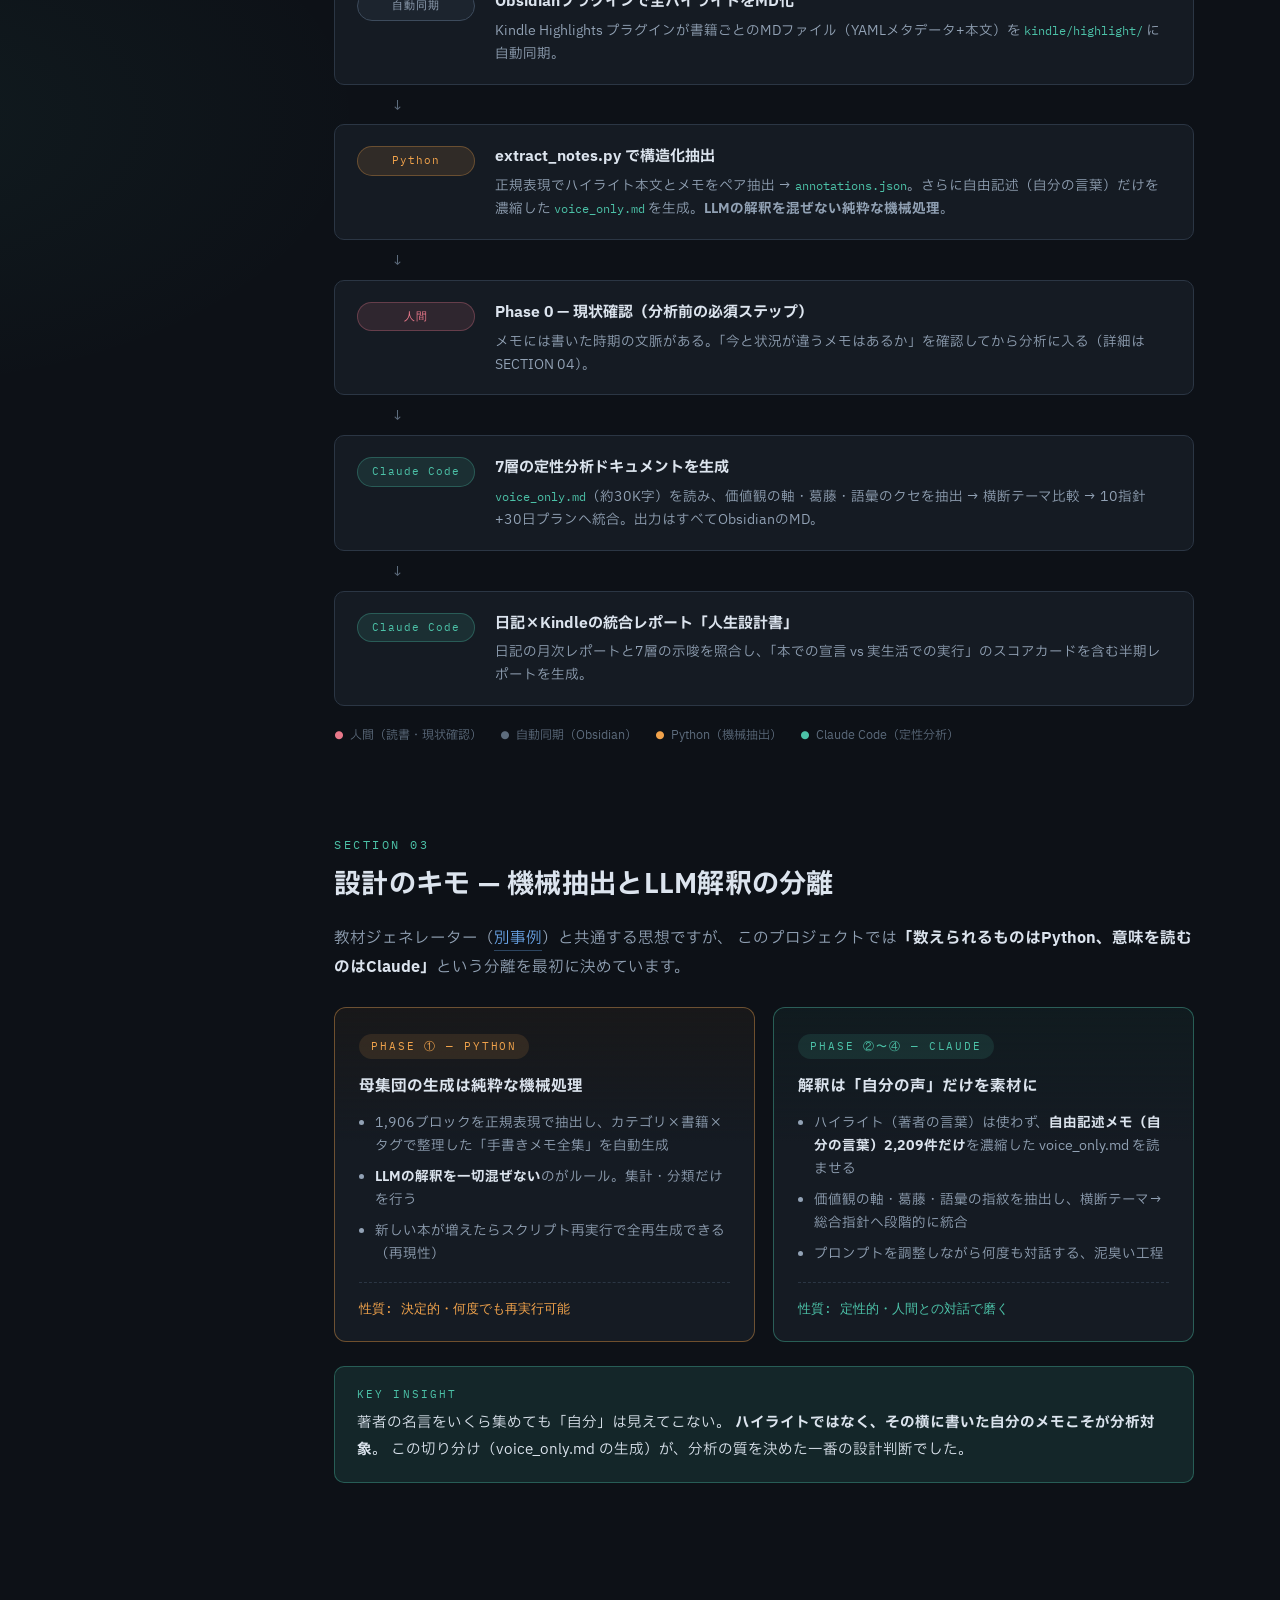
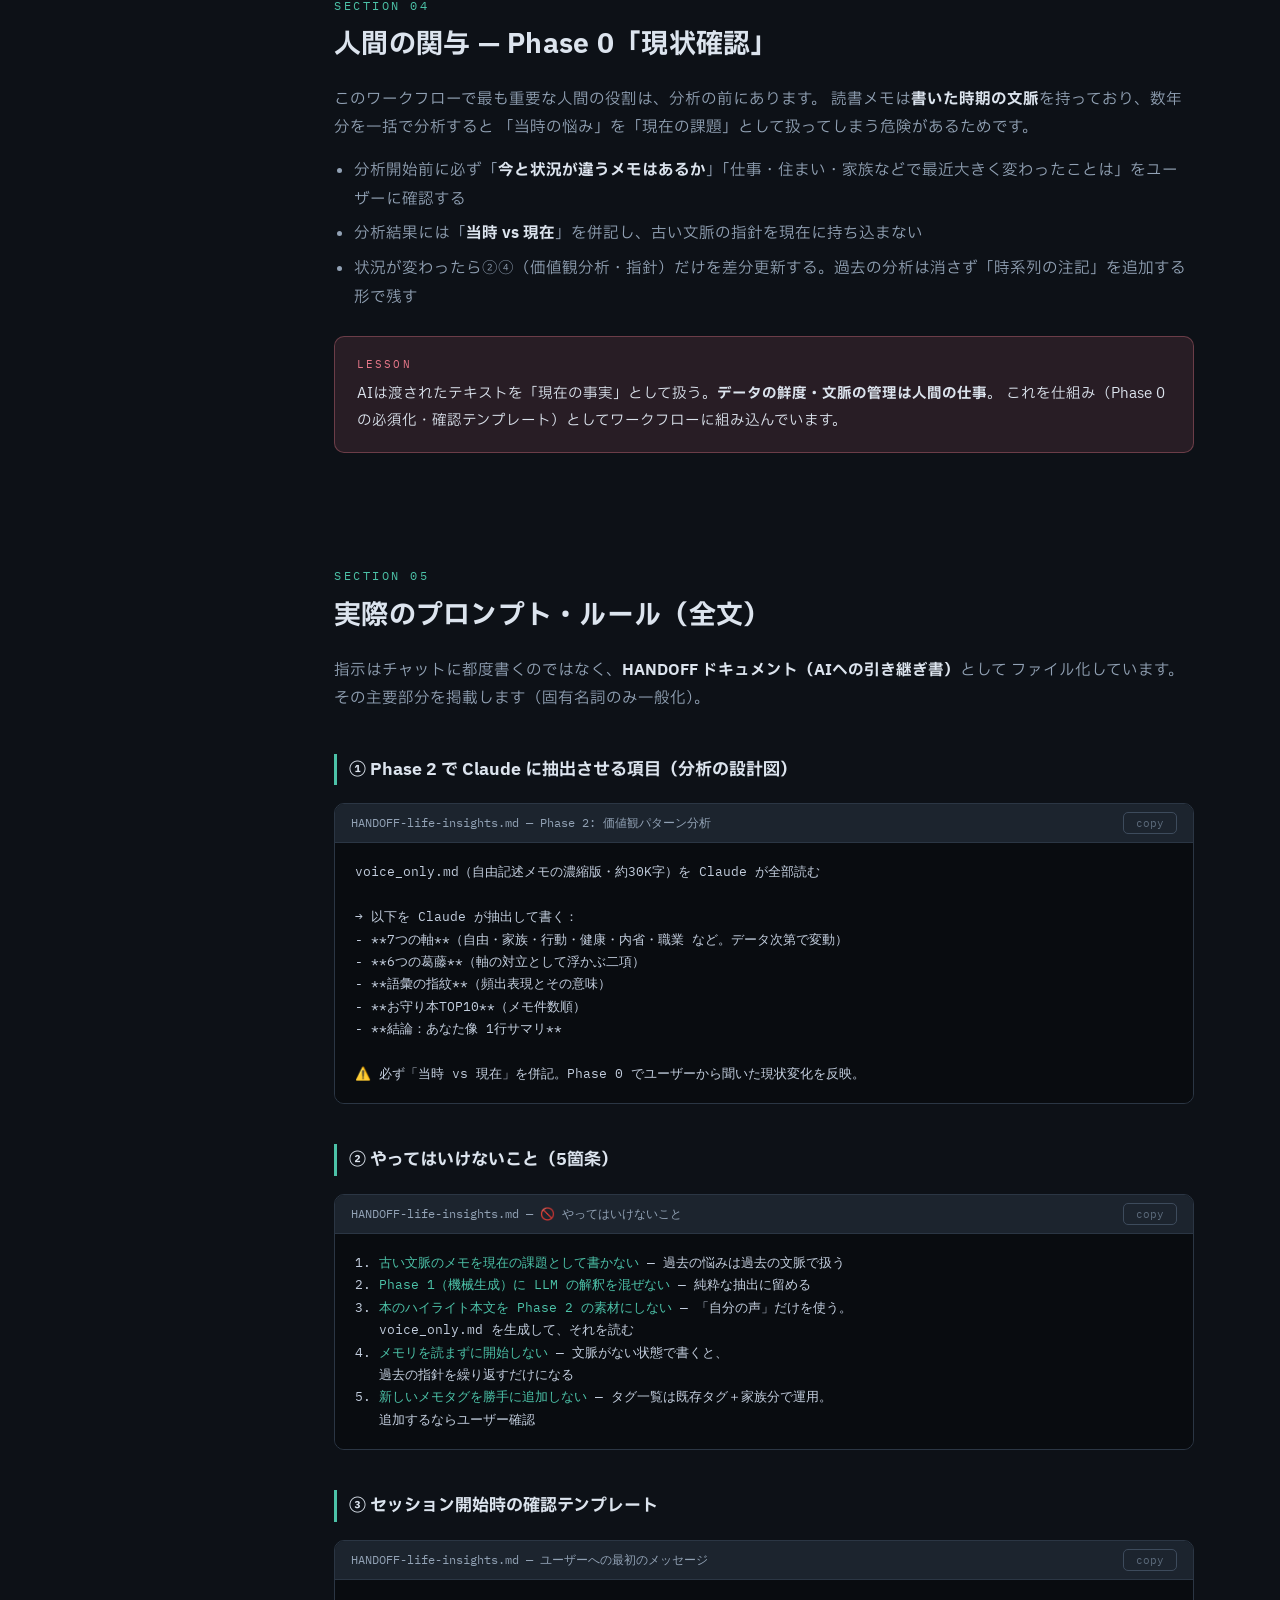
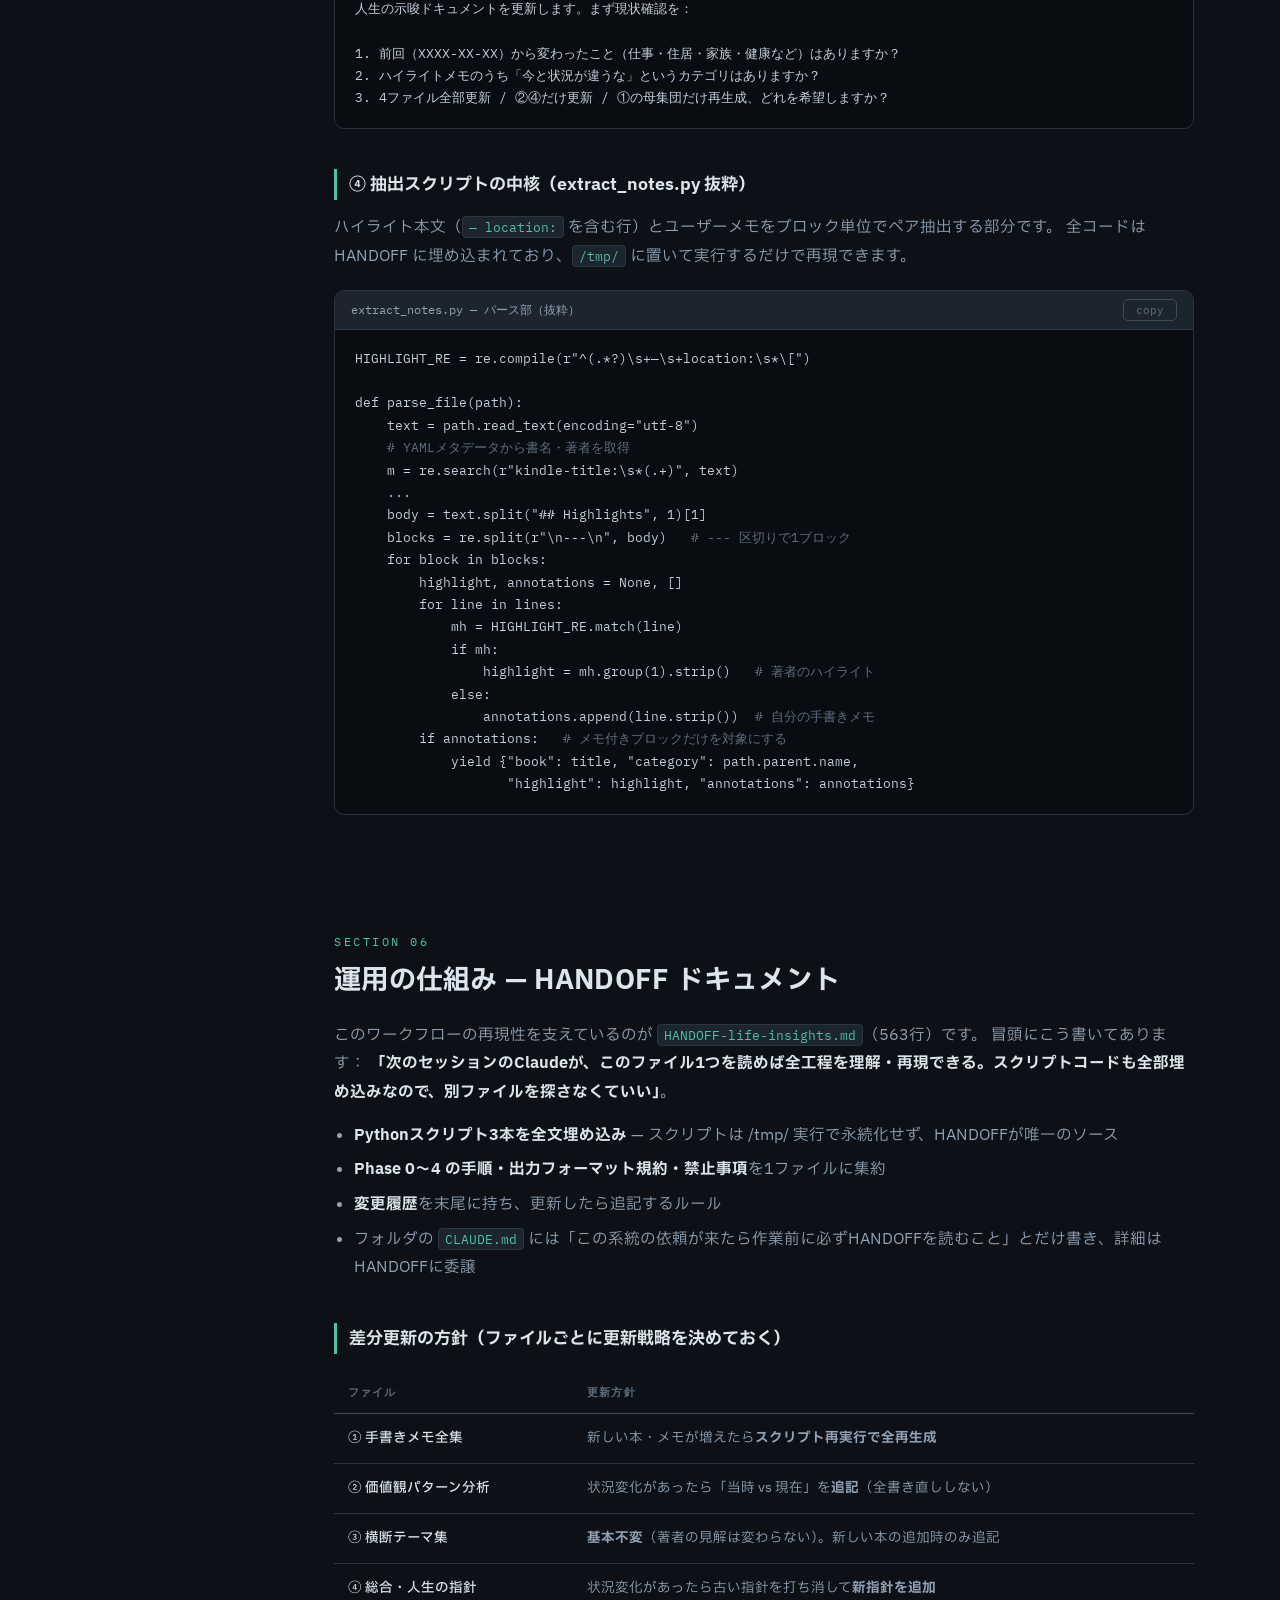
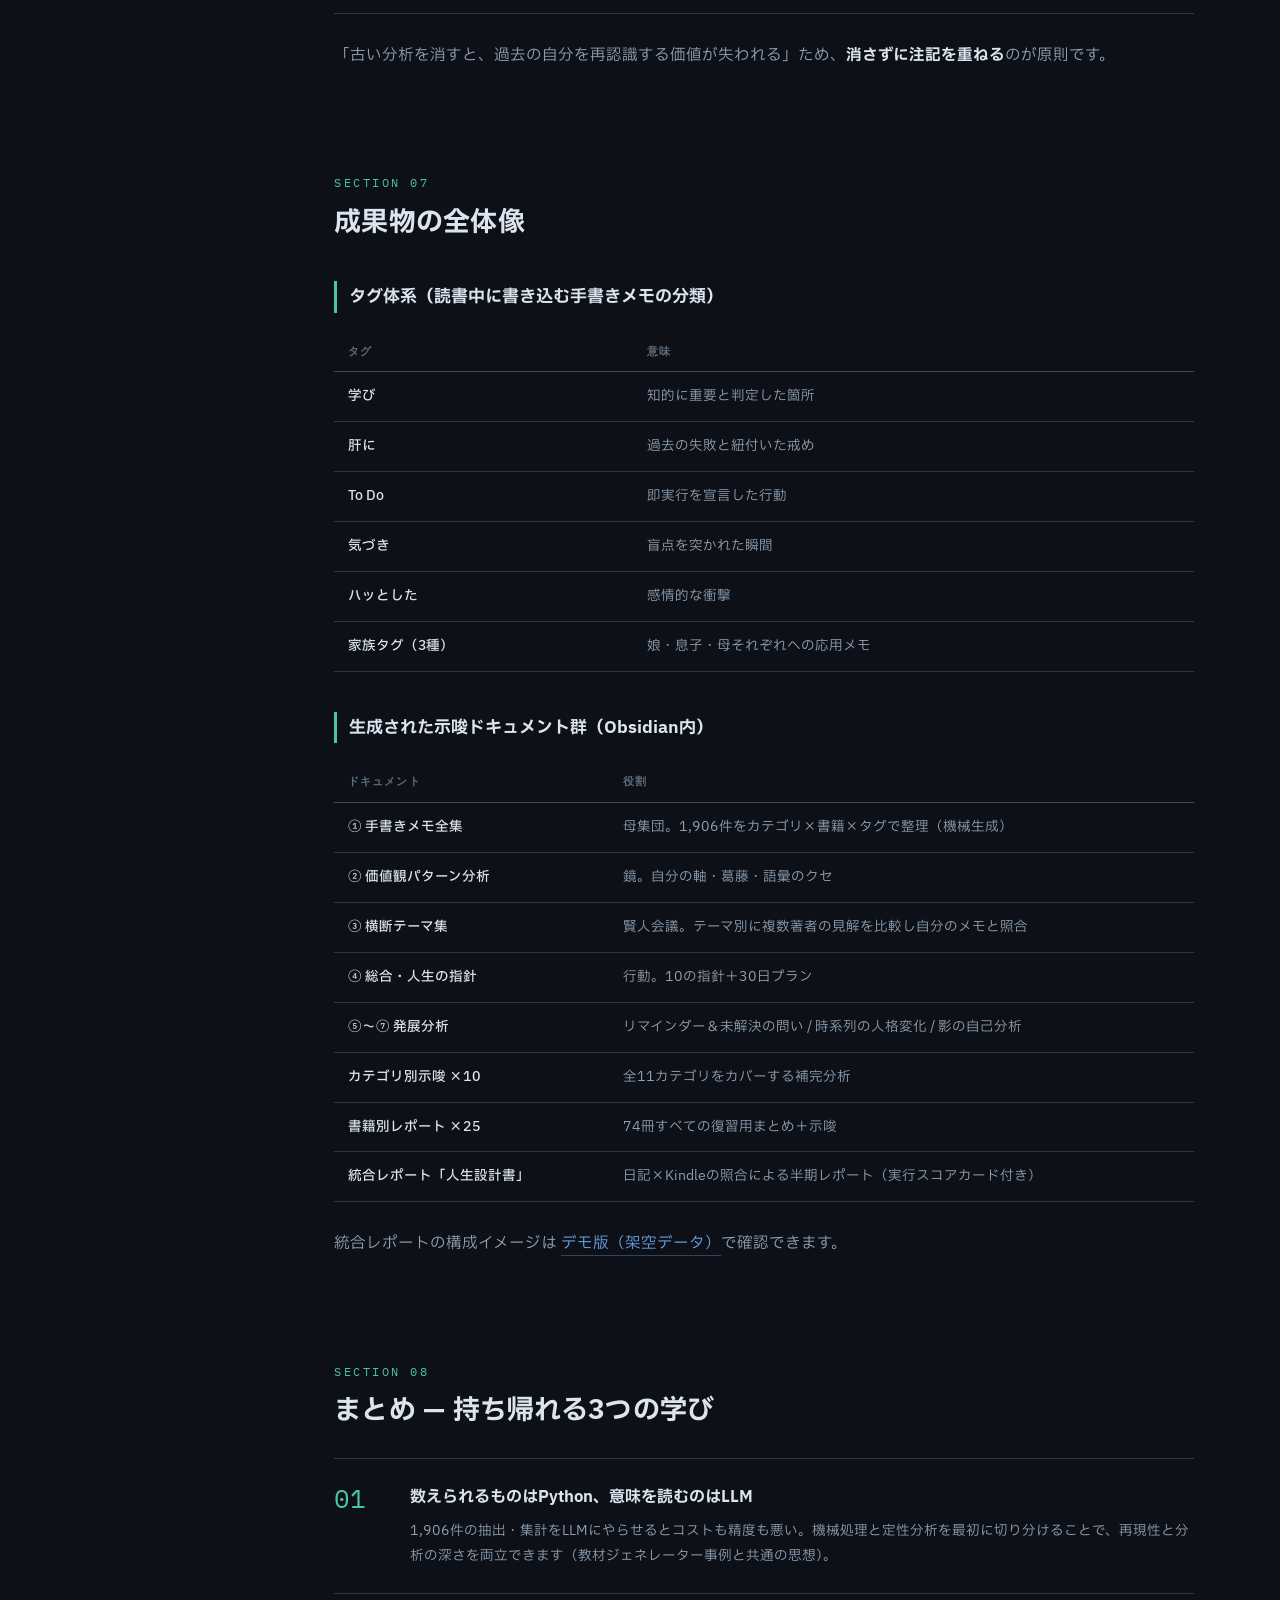
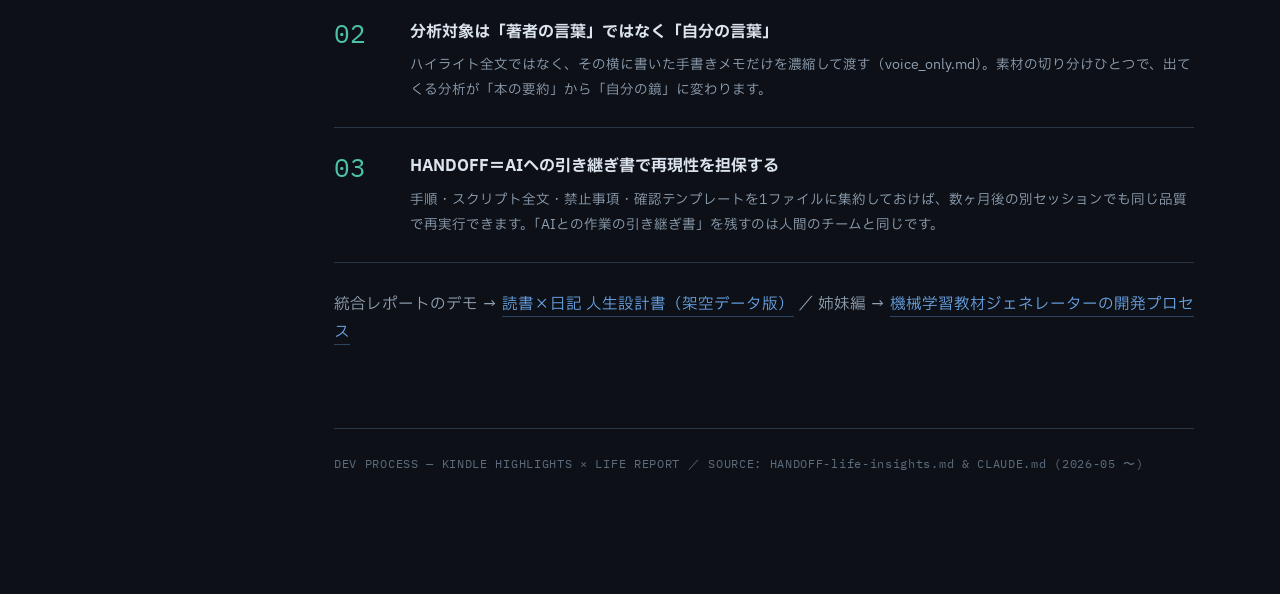
<file: process-kindle-insights.html>
<!DOCTYPE html>
<html lang="ja">
<head>
<meta charset="UTF-8">
<meta name="viewport" content="width=device-width, initial-scale=1.0">
<title>開発プロセス — Kindleハイライト7層分析と人生設計書</title>
<link rel="preconnect" href="https://fonts.googleapis.com">
<link rel="preconnect" href="https://fonts.gstatic.com" crossorigin>
<link href="https://fonts.googleapis.com/css2?family=IBM+Plex+Sans+JP:wght@400;500;700&family=IBM+Plex+Mono:ital,wght@0,400;0,600;1,400&display=swap" rel="stylesheet">
<style>
  :root {
    --bg: #0d1117;
    --bg-deep: #090c10;
    --surface: #151b23;
    --surface2: #1c242e;
    --border: #2b3644;
    --border-strong: #3d4b5c;
    --amber: #f0a24b;
    --amber-dim: rgba(240, 162, 75, .12);
    --teal: #4cc2a8;
    --teal-dim: rgba(76, 194, 168, .12);
    --blue: #6aa5e8;
    --blue-dim: rgba(106, 165, 232, .12);
    --rose: #e8788a;
    --rose-dim: rgba(232, 120, 138, .12);
    --text: #dce4ee;
    --text-muted: #92a2b5;
    --text-dim: #5d6c7d;
    --mono: 'IBM Plex Mono', 'Menlo', monospace;
    --sans: 'IBM Plex Sans JP', 'Hiragino Kaku Gothic ProN', 'Noto Sans JP', sans-serif;
    --nav-w: 248px;
  }

  * { box-sizing: border-box; margin: 0; padding: 0; }

  html { scroll-behavior: smooth; scroll-padding-top: 24px; }

  body {
    font-family: var(--sans);
    background:
      radial-gradient(1200px 600px at 85% -10%, rgba(240,162,75,.05), transparent 60%),
      radial-gradient(900px 500px at -10% 20%, rgba(76,194,168,.06), transparent 55%),
      var(--bg);
    color: var(--text);
    line-height: 1.85;
    font-size: 15.5px;
  }

  ::selection { background: var(--teal); color: #06201a; }

  /* ---------- side nav ---------- */
  nav.side {
    position: fixed;
    top: 0; left: 0; bottom: 0;
    width: var(--nav-w);
    background: var(--bg-deep);
    border-right: 1px solid var(--border);
    padding: 28px 0 28px 24px;
    overflow-y: auto;
  }
  nav.side .brand {
    font-family: var(--mono);
    font-size: 11px;
    letter-spacing: .18em;
    color: var(--teal);
    margin-bottom: 4px;
  }
  nav.side .brand-sub {
    font-size: 12.5px;
    font-weight: 700;
    color: var(--text);
    line-height: 1.5;
    margin-bottom: 28px;
    padding-right: 20px;
  }
  nav.side a {
    display: block;
    color: var(--text-dim);
    text-decoration: none;
    font-size: 13px;
    padding: 7px 20px 7px 0;
    border-left: 2px solid transparent;
    padding-left: 14px;
    margin-left: -16px;
    transition: color .15s, border-color .15s;
  }
  nav.side a:hover { color: var(--text); border-left-color: var(--border-strong); }
  nav.side a .n {
    font-family: var(--mono);
    font-size: 10.5px;
    color: var(--text-dim);
    margin-right: 8px;
  }
  nav.side .back {
    margin-top: 32px;
    padding-top: 20px;
    border-top: 1px solid var(--border);
    font-size: 12.5px;
    color: var(--text-muted);
  }

  /* ---------- main ---------- */
  main {
    margin-left: var(--nav-w);
    padding: 0 48px 120px;
  }
  .wrap { max-width: 860px; margin: 0 auto; }

  section { padding-top: 88px; }

  .sec-label {
    font-family: var(--mono);
    font-size: 11.5px;
    letter-spacing: .22em;
    color: var(--teal);
    margin-bottom: 10px;
  }
  h2 {
    font-size: 27px;
    font-weight: 700;
    letter-spacing: .01em;
    line-height: 1.4;
    margin-bottom: 22px;
  }
  h3 {
    font-size: 17px;
    font-weight: 700;
    margin: 40px 0 14px;
    padding-left: 12px;
    border-left: 3px solid var(--teal);
  }
  p { margin-bottom: 14px; color: var(--text-muted); }
  p strong, li strong { color: var(--text); font-weight: 700; }
  ul.plain { margin: 0 0 16px 1.3em; color: var(--text-muted); }
  ul.plain li { margin-bottom: 6px; }

  code.inline {
    font-family: var(--mono);
    font-size: .87em;
    background: var(--surface2);
    border: 1px solid var(--border);
    border-radius: 4px;
    padding: 1px 6px;
    color: var(--teal);
    white-space: nowrap;
  }

  a.ext { color: var(--blue); text-decoration: none; border-bottom: 1px solid rgba(106,165,232,.35); }
  a.ext:hover { border-bottom-color: var(--blue); }

  /* ---------- hero ---------- */
  header.hero {
    padding: 96px 0 8px;
    border-bottom: 1px solid var(--border);
  }
  .hero .kicker {
    font-family: var(--mono);
    font-size: 12px;
    letter-spacing: .25em;
    color: var(--amber);
    margin-bottom: 18px;
  }
  .hero h1 {
    font-size: clamp(30px, 4.5vw, 44px);
    font-weight: 700;
    line-height: 1.35;
    letter-spacing: .01em;
    margin-bottom: 20px;
  }
  .hero h1 em {
    font-style: normal;
    color: var(--teal);
  }
  .hero .lede {
    font-size: 16.5px;
    color: var(--text-muted);
    max-width: 40em;
    margin-bottom: 34px;
  }
  .hero-links { display: flex; gap: 14px; flex-wrap: wrap; margin-bottom: 44px; }
  .hero-links a {
    font-family: var(--mono);
    font-size: 13px;
    text-decoration: none;
    padding: 10px 20px;
    border-radius: 6px;
    transition: transform .15s, box-shadow .15s;
  }
  .hero-links a.primary {
    background: var(--teal);
    color: #06201a;
    font-weight: 600;
  }
  .hero-links a.primary:hover { transform: translateY(-2px); box-shadow: 0 6px 20px rgba(76,194,168,.3); }
  .hero-links a.ghost {
    border: 1px solid var(--border-strong);
    color: var(--text-muted);
  }
  .hero-links a.ghost:hover { color: var(--text); border-color: var(--text-dim); }

  .stats {
    display: grid;
    grid-template-columns: repeat(4, 1fr);
    gap: 1px;
    background: var(--border);
    border: 1px solid var(--border);
    border-radius: 10px;
    overflow: hidden;
    margin-bottom: 56px;
  }
  .stats .cell { background: var(--surface); padding: 18px 20px; }
  .stats .num {
    font-family: var(--mono);
    font-size: 24px;
    font-weight: 600;
    color: var(--text);
    line-height: 1.3;
  }
  .stats .num span { font-size: 13px; color: var(--text-dim); margin-left: 2px; }
  .stats .lbl { font-size: 11.5px; color: var(--text-dim); letter-spacing: .04em; }

  /* ---------- flow diagram ---------- */
  .flow { margin: 28px 0 10px; }
  .flow-node {
    background: var(--surface);
    border: 1px solid var(--border);
    border-radius: 10px;
    padding: 18px 22px;
    display: grid;
    grid-template-columns: 118px 1fr;
    gap: 4px 20px;
    align-items: baseline;
    position: relative;
  }
  .flow-node .who {
    grid-row: span 2;
    align-self: start;
    font-family: var(--mono);
    font-size: 10.5px;
    letter-spacing: .1em;
    padding: 4px 10px;
    border-radius: 20px;
    text-align: center;
    margin-top: 3px;
  }
  .who.human  { background: var(--rose-dim);  color: var(--rose);  border: 1px solid rgba(232,120,138,.3); }
  .who.claude { background: var(--teal-dim);  color: var(--teal);  border: 1px solid rgba(76,194,168,.3); }
  .who.script { background: var(--amber-dim); color: var(--amber); border: 1px solid rgba(240,162,75,.3); }
  .who.infra  { background: var(--surface2);  color: var(--text-muted); border: 1px solid var(--border-strong); }
  .flow-node .t { font-weight: 700; color: var(--text); font-size: 15px; }
  .flow-node .d { grid-column: 2; font-size: 13.5px; color: var(--text-muted); line-height: 1.7; }
  .flow-node .d code { font-family: var(--mono); font-size: .9em; color: var(--teal); }
  .flow-arrow {
    text-align: center;
    color: var(--text-dim);
    font-family: var(--mono);
    font-size: 15px;
    padding: 6px 0;
    margin-left: 59px;
    width: 0;
  }
  .flow-legend {
    display: flex;
    gap: 18px;
    flex-wrap: wrap;
    font-size: 12px;
    color: var(--text-dim);
    margin: 18px 0 0;
  }
  .flow-legend span::before {
    content: '●';
    margin-right: 6px;
    font-size: 10px;
  }
  .flow-legend .lg-human::before  { color: var(--rose); }
  .flow-legend .lg-claude::before { color: var(--teal); }
  .flow-legend .lg-script::before { color: var(--amber); }
  .flow-legend .lg-infra::before  { color: var(--text-dim); }

  /* ---------- 対比カード ---------- */
  .ba {
    display: grid;
    grid-template-columns: 1fr 1fr;
    gap: 18px;
    margin: 24px 0;
  }
  .ba .col {
    border-radius: 12px;
    padding: 24px 24px 20px;
    border: 1px solid var(--border);
    background: var(--surface);
  }
  .ba .col.after { border-color: rgba(76,194,168,.4); background: linear-gradient(180deg, rgba(76,194,168,.06), var(--surface) 40%); }
  .ba .col.before { border-color: rgba(240,162,75,.4); background: linear-gradient(180deg, rgba(240,162,75,.05), var(--surface) 40%); }
  .ba .tag {
    font-family: var(--mono);
    font-size: 10.5px;
    letter-spacing: .18em;
    display: inline-block;
    padding: 3px 12px;
    border-radius: 20px;
    margin-bottom: 14px;
  }
  .ba .before .tag { background: var(--amber-dim); color: var(--amber); }
  .ba .after  .tag { background: var(--teal-dim); color: var(--teal); }
  .ba h4 { font-size: 15.5px; margin-bottom: 10px; color: var(--text); }
  .ba ul { margin-left: 1.2em; font-size: 13.5px; color: var(--text-muted); }
  .ba li { margin-bottom: 8px; line-height: 1.7; }
  .ba .metric {
    margin-top: 16px;
    padding-top: 14px;
    border-top: 1px dashed var(--border);
    font-family: var(--mono);
    font-size: 13px;
  }
  .ba .before .metric { color: var(--amber); }
  .ba .after  .metric { color: var(--teal); }

  /* ---------- callout ---------- */
  .callout {
    border: 1px solid rgba(76,194,168,.35);
    background: var(--teal-dim);
    border-radius: 10px;
    padding: 18px 22px;
    margin: 24px 0;
    font-size: 14.5px;
    color: var(--text);
  }
  .callout .c-label {
    font-family: var(--mono);
    font-size: 10.5px;
    letter-spacing: .2em;
    color: var(--teal);
    margin-bottom: 6px;
  }
  .callout.warn { border-color: rgba(232,120,138,.35); background: var(--rose-dim); }
  .callout.warn .c-label { color: var(--rose); }

  /* ---------- code blocks ---------- */
  .codebox { margin: 18px 0 28px; border: 1px solid var(--border); border-radius: 10px; overflow: hidden; }
  .codebox .cb-head {
    display: flex;
    justify-content: space-between;
    align-items: center;
    background: var(--surface2);
    border-bottom: 1px solid var(--border);
    padding: 8px 16px;
  }
  .codebox .cb-title {
    font-family: var(--mono);
    font-size: 12px;
    color: var(--text-muted);
  }
  .codebox button.copy {
    font-family: var(--mono);
    font-size: 11px;
    background: transparent;
    border: 1px solid var(--border-strong);
    color: var(--text-dim);
    border-radius: 5px;
    padding: 3px 12px;
    cursor: pointer;
    transition: color .15s, border-color .15s;
  }
  .codebox button.copy:hover { color: var(--teal); border-color: var(--teal); }
  .codebox pre {
    background: var(--bg-deep);
    padding: 18px 20px;
    overflow-x: auto;
    font-family: var(--mono);
    font-size: 12.8px;
    line-height: 1.75;
    color: #c3cede;
  }
  .codebox pre .cm { color: var(--text-dim); }
  .codebox pre .hl { color: var(--teal); }

  /* ---------- tables ---------- */
  table {
    width: 100%;
    border-collapse: collapse;
    margin: 18px 0 28px;
    font-size: 13.5px;
  }
  th {
    text-align: left;
    font-family: var(--mono);
    font-size: 11px;
    letter-spacing: .1em;
    color: var(--text-dim);
    padding: 10px 14px;
    border-bottom: 1px solid var(--border-strong);
    white-space: nowrap;
  }
  td {
    padding: 12px 14px;
    border-bottom: 1px solid var(--border);
    color: var(--text-muted);
    vertical-align: top;
  }
  td:first-child { color: var(--text); font-weight: 500; }
  td code { font-family: var(--mono); font-size: .9em; color: var(--teal); }

  /* ---------- takeaways ---------- */
  .takeaways { counter-reset: tw; margin: 28px 0; }
  .tw {
    display: grid;
    grid-template-columns: 56px 1fr;
    gap: 20px;
    padding: 24px 0;
    border-top: 1px solid var(--border);
  }
  .tw:last-child { border-bottom: 1px solid var(--border); }
  .tw::before {
    counter-increment: tw;
    content: '0' counter(tw);
    font-family: var(--mono);
    font-size: 26px;
    color: var(--teal);
    line-height: 1.2;
  }
  .tw h4 { font-size: 16px; margin-bottom: 6px; color: var(--text); }
  .tw p { font-size: 13.5px; margin: 0; }

  footer {
    margin-top: 80px;
    padding-top: 24px;
    border-top: 1px solid var(--border);
    font-family: var(--mono);
    font-size: 11.5px;
    color: var(--text-dim);
    letter-spacing: .06em;
  }

  /* ---------- reveal animation ---------- */
  .reveal { opacity: 0; transform: translateY(14px); transition: opacity .6s ease, transform .6s ease; }
  .reveal.in { opacity: 1; transform: none; }

  /* ---------- responsive ---------- */
  @media (max-width: 960px) {
    nav.side { display: none; }
    main { margin-left: 0; padding: 0 22px 80px; }
    .stats { grid-template-columns: repeat(2, 1fr); }
    .ba { grid-template-columns: 1fr; }
    .flow-node { grid-template-columns: 1fr; }
    .flow-node .who { grid-row: auto; justify-self: start; margin-bottom: 6px; }
    .flow-node .d { grid-column: 1; }
    .flow-arrow { margin-left: 20px; }
  }
</style>
</head>
<body>

<nav class="side">
  <div class="brand">DEV PROCESS</div>
  <div class="brand-sub">Kindleハイライト7層分析と人生設計書</div>
  <a href="#overview"><span class="n">01</span>つくったもの</a>
  <a href="#flow"><span class="n">02</span>システム全体フロー</a>
  <a href="#separation"><span class="n">03</span>機械抽出とLLM解釈の分離</a>
  <a href="#phase0"><span class="n">04</span>人間の関与 — Phase 0</a>
  <a href="#prompts"><span class="n">05</span>実際のプロンプト・ルール</a>
  <a href="#handoff"><span class="n">06</span>運用の仕組み — HANDOFF</a>
  <a href="#outputs"><span class="n">07</span>成果物の全体像</a>
  <a href="#takeaways"><span class="n">08</span>まとめ・学び</a>
  <div class="back">
    <a href="ai-examples.html" style="margin-left:16px;">← AI活用事例一覧へ</a>
  </div>
</nav>

<main>
<div class="wrap">

  <header class="hero">
    <div class="kicker">AI DEVELOPMENT CASE STUDY</div>
    <h1>74冊の読書メモを、<br><em>自分を映す7層のレポート</em>に。</h1>
    <p class="lede">
      Kindleに書き溜めた1,900件超のハイライトと手書きメモを、Python抽出 × Claude定性分析の分業で
      「価値観パターン」「横断テーマ」「人生の指針」など7層の示唆ドキュメントに変換。
      さらに日記データと照合し、半期ごとの「人生設計書」としてレポート化するワークフローの全記録です。
    </p>
    <div class="hero-links">
      <a class="primary" href="kindle-demo.html">デモを見る（架空データ版）</a>
      <a class="ghost" href="#prompts">プロンプトを見る ↓</a>
    </div>
    <div class="stats">
      <div class="cell"><div class="num">74<span>冊+</span></div><div class="lbl">分析対象の書籍</div></div>
      <div class="cell"><div class="num">1,906<span>件</span></div><div class="lbl">手書きメモ（ブロック）</div></div>
      <div class="cell"><div class="num">2,209<span>声</span></div><div class="lbl">自由記述（自分の言葉）</div></div>
      <div class="cell"><div class="num">7<span>層+統合</span></div><div class="lbl">示唆ドキュメント</div></div>
    </div>
  </header>

  <!-- ============ 01 ============ -->
  <section id="overview" class="reveal">
    <div class="sec-label">SECTION 01</div>
    <h2>つくったもの</h2>
    <p>
      読書のハイライトは溜まる一方で、半年後には何を読んだかも思い出せない——。
      その「読んで終わり」を解消するため、Kindleの全ハイライト・手書きメモを構造化し、
      <strong>7層の示唆ドキュメント</strong>（手書きメモ全集 / 価値観パターン分析 / 横断テーマ集 / 人生の指針 / ほか）として
      Obsidianに出力するワークフローを構築しました。
    </p>
    <p>
      さらにこの示唆と<strong>日記データ（月次レポート）を突き合わせ</strong>、
      「本で宣言したことが実生活でどれだけ実行されたか」を照合する半期ごとの
      <strong>統合レポート「人生設計書」</strong>を生成しています。
    </p>
    <div class="callout">
      <div class="c-label">CONCEPT</div>
      Kindleハイライトは「理想の自分」の設計図。日記は「実際に生きた自分」の実況記録。
      <strong>両者を重ねて初めて、何が本物で何が幻想だったかが見える。</strong>
    </div>
  </section>

  <!-- ============ 02 ============ -->
  <section id="flow" class="reveal">
    <div class="sec-label">SECTION 02</div>
    <h2>システム全体フロー</h2>
    <p>データの流れと担当の分離に注目してください。<strong>機械的な工程と解釈が必要な工程を明確に分けています</strong>。</p>

    <div class="flow">
      <div class="flow-node">
        <span class="who human">人間</span>
        <span class="t">Kindleで読書しながらハイライト+手書きメモ</span>
        <span class="d">「学び」「肝に」「To Do」などの<strong>タグ付きメモ</strong>を読みながら書き込む。この積み重ね（74冊・1,906件）が全ての素材。</span>
      </div>
      <div class="flow-arrow">↓</div>
      <div class="flow-node">
        <span class="who infra">自動同期</span>
        <span class="t">Obsidianプラグインで全ハイライトをMD化</span>
        <span class="d">Kindle Highlights プラグインが書籍ごとのMDファイル（YAMLメタデータ+本文）を <code>kindle/highlight/</code> に自動同期。</span>
      </div>
      <div class="flow-arrow">↓</div>
      <div class="flow-node">
        <span class="who script">Python</span>
        <span class="t">extract_notes.py で構造化抽出</span>
        <span class="d">正規表現でハイライト本文とメモをペア抽出 → <code>annotations.json</code>。さらに自由記述（自分の言葉）だけを濃縮した <code>voice_only.md</code> を生成。<strong>LLMの解釈を混ぜない純粋な機械処理</strong>。</span>
      </div>
      <div class="flow-arrow">↓</div>
      <div class="flow-node">
        <span class="who human">人間</span>
        <span class="t">Phase 0 — 現状確認（分析前の必須ステップ）</span>
        <span class="d">メモには書いた時期の文脈がある。「今と状況が違うメモはあるか」を確認してから分析に入る（詳細はSECTION 04）。</span>
      </div>
      <div class="flow-arrow">↓</div>
      <div class="flow-node">
        <span class="who claude">Claude Code</span>
        <span class="t">7層の定性分析ドキュメントを生成</span>
        <span class="d"><code>voice_only.md</code>（約30K字）を読み、価値観の軸・葛藤・語彙のクセを抽出 → 横断テーマ比較 → 10指針+30日プランへ統合。出力はすべてObsidianのMD。</span>
      </div>
      <div class="flow-arrow">↓</div>
      <div class="flow-node">
        <span class="who claude">Claude Code</span>
        <span class="t">日記×Kindleの統合レポート「人生設計書」</span>
        <span class="d">日記の月次レポートと7層の示唆を照合し、「本での宣言 vs 実生活での実行」のスコアカードを含む半期レポートを生成。</span>
      </div>
    </div>
    <div class="flow-legend">
      <span class="lg-human">人間（読書・現状確認）</span>
      <span class="lg-infra">自動同期（Obsidian）</span>
      <span class="lg-script">Python（機械抽出）</span>
      <span class="lg-claude">Claude Code（定性分析）</span>
    </div>
  </section>

  <!-- ============ 03 ============ -->
  <section id="separation" class="reveal">
    <div class="sec-label">SECTION 03</div>
    <h2>設計のキモ — 機械抽出とLLM解釈の分離</h2>
    <p>
      教材ジェネレーター（<a class="ext" href="process-materials-ds.html">別事例</a>）と共通する思想ですが、
      このプロジェクトでは<strong>「数えられるものはPython、意味を読むのはClaude」</strong>という分離を最初に決めています。
    </p>

    <div class="ba">
      <div class="col before">
        <span class="tag">PHASE ① — PYTHON</span>
        <h4>母集団の生成は純粋な機械処理</h4>
        <ul>
          <li>1,906ブロックを正規表現で抽出し、カテゴリ×書籍×タグで整理した「手書きメモ全集」を自動生成</li>
          <li><strong>LLMの解釈を一切混ぜない</strong>のがルール。集計・分類だけを行う</li>
          <li>新しい本が増えたらスクリプト再実行で全再生成できる（再現性）</li>
        </ul>
        <div class="metric">性質: 決定的・何度でも再実行可能</div>
      </div>
      <div class="col after">
        <span class="tag">PHASE ②〜④ — CLAUDE</span>
        <h4>解釈は「自分の声」だけを素材に</h4>
        <ul>
          <li>ハイライト（著者の言葉）は使わず、<strong>自由記述メモ（自分の言葉）2,209件だけ</strong>を濃縮した voice_only.md を読ませる</li>
          <li>価値観の軸・葛藤・語彙の指紋を抽出し、横断テーマ→総合指針へ段階的に統合</li>
          <li>プロンプトを調整しながら何度も対話する、泥臭い工程</li>
        </ul>
        <div class="metric">性質: 定性的・人間との対話で磨く</div>
      </div>
    </div>

    <div class="callout">
      <div class="c-label">KEY INSIGHT</div>
      著者の名言をいくら集めても「自分」は見えてこない。
      <strong>ハイライトではなく、その横に書いた自分のメモこそが分析対象</strong>。
      この切り分け（voice_only.md の生成）が、分析の質を決めた一番の設計判断でした。
    </div>
  </section>

  <!-- ============ 04 ============ -->
  <section id="phase0" class="reveal">
    <div class="sec-label">SECTION 04</div>
    <h2>人間の関与 — Phase 0「現状確認」</h2>
    <p>
      このワークフローで最も重要な人間の役割は、分析の前にあります。
      読書メモは<strong>書いた時期の文脈</strong>を持っており、数年分を一括で分析すると
      「当時の悩み」を「現在の課題」として扱ってしまう危険があるためです。
    </p>
    <ul class="plain">
      <li>分析開始前に必ず「<strong>今と状況が違うメモはあるか</strong>」「仕事・住まい・家族などで最近大きく変わったことは」をユーザーに確認する</li>
      <li>分析結果には「<strong>当時 vs 現在</strong>」を併記し、古い文脈の指針を現在に持ち込まない</li>
      <li>状況が変わったら②④（価値観分析・指針）だけを差分更新する。過去の分析は消さず「時系列の注記」を追加する形で残す</li>
    </ul>
    <div class="callout warn">
      <div class="c-label">LESSON</div>
      AIは渡されたテキストを「現在の事実」として扱う。<strong>データの鮮度・文脈の管理は人間の仕事</strong>。
      これを仕組み（Phase 0 の必須化・確認テンプレート）としてワークフローに組み込んでいます。
    </div>
  </section>

  <!-- ============ 05 ============ -->
  <section id="prompts" class="reveal">
    <div class="sec-label">SECTION 05</div>
    <h2>実際のプロンプト・ルール（全文）</h2>
    <p>
      指示はチャットに都度書くのではなく、<strong>HANDOFF ドキュメント（AIへの引き継ぎ書）</strong>として
      ファイル化しています。その主要部分を掲載します（固有名詞のみ一般化）。
    </p>

    <h3>① Phase 2 で Claude に抽出させる項目（分析の設計図）</h3>
    <div class="codebox">
      <div class="cb-head"><span class="cb-title">HANDOFF-life-insights.md — Phase 2: 価値観パターン分析</span><button class="copy">copy</button></div>
      <pre>voice_only.md（自由記述メモの濃縮版・約30K字）を Claude が全部読む

→ 以下を Claude が抽出して書く：
- **7つの軸**（自由・家族・行動・健康・内省・職業 など。データ次第で変動）
- **6つの葛藤**（軸の対立として浮かぶ二項）
- **語彙の指紋**（頻出表現とその意味）
- **お守り本TOP10**（メモ件数順）
- **結論：あなた像 1行サマリ**

⚠️ 必ず「当時 vs 現在」を併記。Phase 0 でユーザーから聞いた現状変化を反映。</pre>
    </div>

    <h3>② やってはいけないこと（5箇条）</h3>
    <div class="codebox">
      <div class="cb-head"><span class="cb-title">HANDOFF-life-insights.md — 🚫 やってはいけないこと</span><button class="copy">copy</button></div>
      <pre>1. <span class="hl">古い文脈のメモを現在の課題として書かない</span> — 過去の悩みは過去の文脈で扱う
2. <span class="hl">Phase 1（機械生成）に LLM の解釈を混ぜない</span> — 純粋な抽出に留める
3. <span class="hl">本のハイライト本文を Phase 2 の素材にしない</span> — 「自分の声」だけを使う。
   voice_only.md を生成して、それを読む
4. <span class="hl">メモリを読まずに開始しない</span> — 文脈がない状態で書くと、
   過去の指針を繰り返すだけになる
5. <span class="hl">新しいメモタグを勝手に追加しない</span> — タグ一覧は既存タグ＋家族分で運用。
   追加するならユーザー確認</pre>
    </div>

    <h3>③ セッション開始時の確認テンプレート</h3>
    <div class="codebox">
      <div class="cb-head"><span class="cb-title">HANDOFF-life-insights.md — ユーザーへの最初のメッセージ</span><button class="copy">copy</button></div>
      <pre>人生の示唆ドキュメントを更新します。まず現状確認を：

1. 前回（XXXX-XX-XX）から変わったこと（仕事・住居・家族・健康など）はありますか？
2. ハイライトメモのうち「今と状況が違うな」というカテゴリはありますか？
3. 4ファイル全部更新 / ②④だけ更新 / ①の母集団だけ再生成、どれを希望しますか？</pre>
    </div>

    <h3>④ 抽出スクリプトの中核（extract_notes.py 抜粋）</h3>
    <p>
      ハイライト本文（<code class="inline">— location:</code> を含む行）とユーザーメモをブロック単位でペア抽出する部分です。
      全コードは HANDOFF に埋め込まれており、<code class="inline">/tmp/</code> に置いて実行するだけで再現できます。
    </p>
    <div class="codebox">
      <div class="cb-head"><span class="cb-title">extract_notes.py — パース部（抜粋）</span><button class="copy">copy</button></div>
      <pre>HIGHLIGHT_RE = re.compile(r"^(.*?)\s+—\s+location:\s*\[")

def parse_file(path):
    text = path.read_text(encoding="utf-8")
    <span class="cm"># YAMLメタデータから書名・著者を取得</span>
    m = re.search(r"kindle-title:\s*(.+)", text)
    ...
    body = text.split("## Highlights", 1)[1]
    blocks = re.split(r"\n---\n", body)   <span class="cm"># --- 区切りで1ブロック</span>
    for block in blocks:
        highlight, annotations = None, []
        for line in lines:
            mh = HIGHLIGHT_RE.match(line)
            if mh:
                highlight = mh.group(1).strip()   <span class="cm"># 著者のハイライト</span>
            else:
                annotations.append(line.strip())  <span class="cm"># 自分の手書きメモ</span>
        if annotations:   <span class="cm"># メモ付きブロックだけを対象にする</span>
            yield {"book": title, "category": path.parent.name,
                   "highlight": highlight, "annotations": annotations}</pre>
    </div>
  </section>

  <!-- ============ 06 ============ -->
  <section id="handoff" class="reveal">
    <div class="sec-label">SECTION 06</div>
    <h2>運用の仕組み — HANDOFF ドキュメント</h2>
    <p>
      このワークフローの再現性を支えているのが <code class="inline">HANDOFF-life-insights.md</code>（563行）です。
      冒頭にこう書いてあります：
      <strong>「次のセッションのClaudeが、このファイル1つを読めば全工程を理解・再現できる。スクリプトコードも全部埋め込みなので、別ファイルを探さなくていい」</strong>。
    </p>
    <ul class="plain">
      <li><strong>Pythonスクリプト3本を全文埋め込み</strong> — スクリプトは /tmp/ 実行で永続化せず、HANDOFFが唯一のソース</li>
      <li><strong>Phase 0〜4 の手順・出力フォーマット規約・禁止事項</strong>を1ファイルに集約</li>
      <li><strong>変更履歴</strong>を末尾に持ち、更新したら追記するルール</li>
      <li>フォルダの <code class="inline">CLAUDE.md</code> には「この系統の依頼が来たら作業前に必ずHANDOFFを読むこと」とだけ書き、詳細はHANDOFFに委譲</li>
    </ul>

    <h3>差分更新の方針（ファイルごとに更新戦略を決めておく）</h3>
    <table>
      <thead><tr><th>ファイル</th><th>更新方針</th></tr></thead>
      <tbody>
        <tr><td>① 手書きメモ全集</td><td>新しい本・メモが増えたら<strong>スクリプト再実行で全再生成</strong></td></tr>
        <tr><td>② 価値観パターン分析</td><td>状況変化があったら「当時 vs 現在」を<strong>追記</strong>（全書き直ししない）</td></tr>
        <tr><td>③ 横断テーマ集</td><td><strong>基本不変</strong>（著者の見解は変わらない）。新しい本の追加時のみ追記</td></tr>
        <tr><td>④ 総合・人生の指針</td><td>状況変化があったら古い指針を打ち消して<strong>新指針を追加</strong></td></tr>
      </tbody>
    </table>
    <p>
      「古い分析を消すと、過去の自分を再認識する価値が失われる」ため、<strong>消さずに注記を重ねる</strong>のが原則です。
    </p>
  </section>

  <!-- ============ 07 ============ -->
  <section id="outputs" class="reveal">
    <div class="sec-label">SECTION 07</div>
    <h2>成果物の全体像</h2>

    <h3>タグ体系（読書中に書き込む手書きメモの分類）</h3>
    <table>
      <thead><tr><th>タグ</th><th>意味</th></tr></thead>
      <tbody>
        <tr><td>学び</td><td>知的に重要と判定した箇所</td></tr>
        <tr><td>肝に</td><td>過去の失敗と紐付いた戒め</td></tr>
        <tr><td>To Do</td><td>即実行を宣言した行動</td></tr>
        <tr><td>気づき</td><td>盲点を突かれた瞬間</td></tr>
        <tr><td>ハッとした</td><td>感情的な衝撃</td></tr>
        <tr><td>家族タグ（3種）</td><td>娘・息子・母それぞれへの応用メモ</td></tr>
      </tbody>
    </table>

    <h3>生成された示唆ドキュメント群（Obsidian内）</h3>
    <table>
      <thead><tr><th>ドキュメント</th><th>役割</th></tr></thead>
      <tbody>
        <tr><td>① 手書きメモ全集</td><td>母集団。1,906件をカテゴリ×書籍×タグで整理（機械生成）</td></tr>
        <tr><td>② 価値観パターン分析</td><td>鏡。自分の軸・葛藤・語彙のクセ</td></tr>
        <tr><td>③ 横断テーマ集</td><td>賢人会議。テーマ別に複数著者の見解を比較し自分のメモと照合</td></tr>
        <tr><td>④ 総合・人生の指針</td><td>行動。10の指針＋30日プラン</td></tr>
        <tr><td>⑤〜⑦ 発展分析</td><td>リマインダー＆未解決の問い / 時系列の人格変化 / 影の自己分析</td></tr>
        <tr><td>カテゴリ別示唆 ×10</td><td>全11カテゴリをカバーする補完分析</td></tr>
        <tr><td>書籍別レポート ×25</td><td>74冊すべての復習用まとめ＋示唆</td></tr>
        <tr><td>統合レポート「人生設計書」</td><td>日記×Kindleの照合による半期レポート（実行スコアカード付き）</td></tr>
      </tbody>
    </table>
    <p>
      統合レポートの構成イメージは
      <a class="ext" href="kindle-demo.html">デモ版（架空データ）</a>で確認できます。
    </p>
  </section>

  <!-- ============ 08 ============ -->
  <section id="takeaways" class="reveal">
    <div class="sec-label">SECTION 08</div>
    <h2>まとめ — 持ち帰れる3つの学び</h2>
    <div class="takeaways">
      <div class="tw">
        <div>
          <h4>数えられるものはPython、意味を読むのはLLM</h4>
          <p>1,906件の抽出・集計をLLMにやらせるとコストも精度も悪い。機械処理と定性分析を最初に切り分けることで、再現性と分析の深さを両立できます（教材ジェネレーター事例と共通の思想）。</p>
        </div>
      </div>
      <div class="tw">
        <div>
          <h4>分析対象は「著者の言葉」ではなく「自分の言葉」</h4>
          <p>ハイライト全文ではなく、その横に書いた手書きメモだけを濃縮して渡す（voice_only.md）。素材の切り分けひとつで、出てくる分析が「本の要約」から「自分の鏡」に変わります。</p>
        </div>
      </div>
      <div class="tw">
        <div>
          <h4>HANDOFF＝AIへの引き継ぎ書で再現性を担保する</h4>
          <p>手順・スクリプト全文・禁止事項・確認テンプレートを1ファイルに集約しておけば、数ヶ月後の別セッションでも同じ品質で再実行できます。「AIとの作業の引き継ぎ書」を残すのは人間のチームと同じです。</p>
        </div>
      </div>
    </div>
    <p style="margin-top:28px;">
      統合レポートのデモ → <a class="ext" href="kindle-demo.html">読書×日記 人生設計書（架空データ版）</a>
      ／ 姉妹編 → <a class="ext" href="process-materials-ds.html">機械学習教材ジェネレーターの開発プロセス</a>
    </p>
  </section>

  <footer>
    DEV PROCESS — KINDLE HIGHLIGHTS × LIFE REPORT ／ SOURCE: HANDOFF-life-insights.md &amp; CLAUDE.md (2026-05 〜)
  </footer>

</div>
</main>

<script>
  // copy buttons
  document.querySelectorAll('.codebox').forEach(function (box) {
    var btn = box.querySelector('button.copy');
    var pre = box.querySelector('pre');
    if (!btn || !pre) return;
    btn.addEventListener('click', function () {
      navigator.clipboard.writeText(pre.innerText).then(function () {
        btn.textContent = 'copied!';
        setTimeout(function () { btn.textContent = 'copy'; }, 1500);
      });
    });
  });

  // scroll reveal
  var io = new IntersectionObserver(function (entries) {
    entries.forEach(function (e) {
      if (e.isIntersecting) { e.target.classList.add('in'); io.unobserve(e.target); }
    });
  }, { threshold: 0.06 });
  document.querySelectorAll('.reveal').forEach(function (el) { io.observe(el); });
</script>

</body>
</html>
</file>
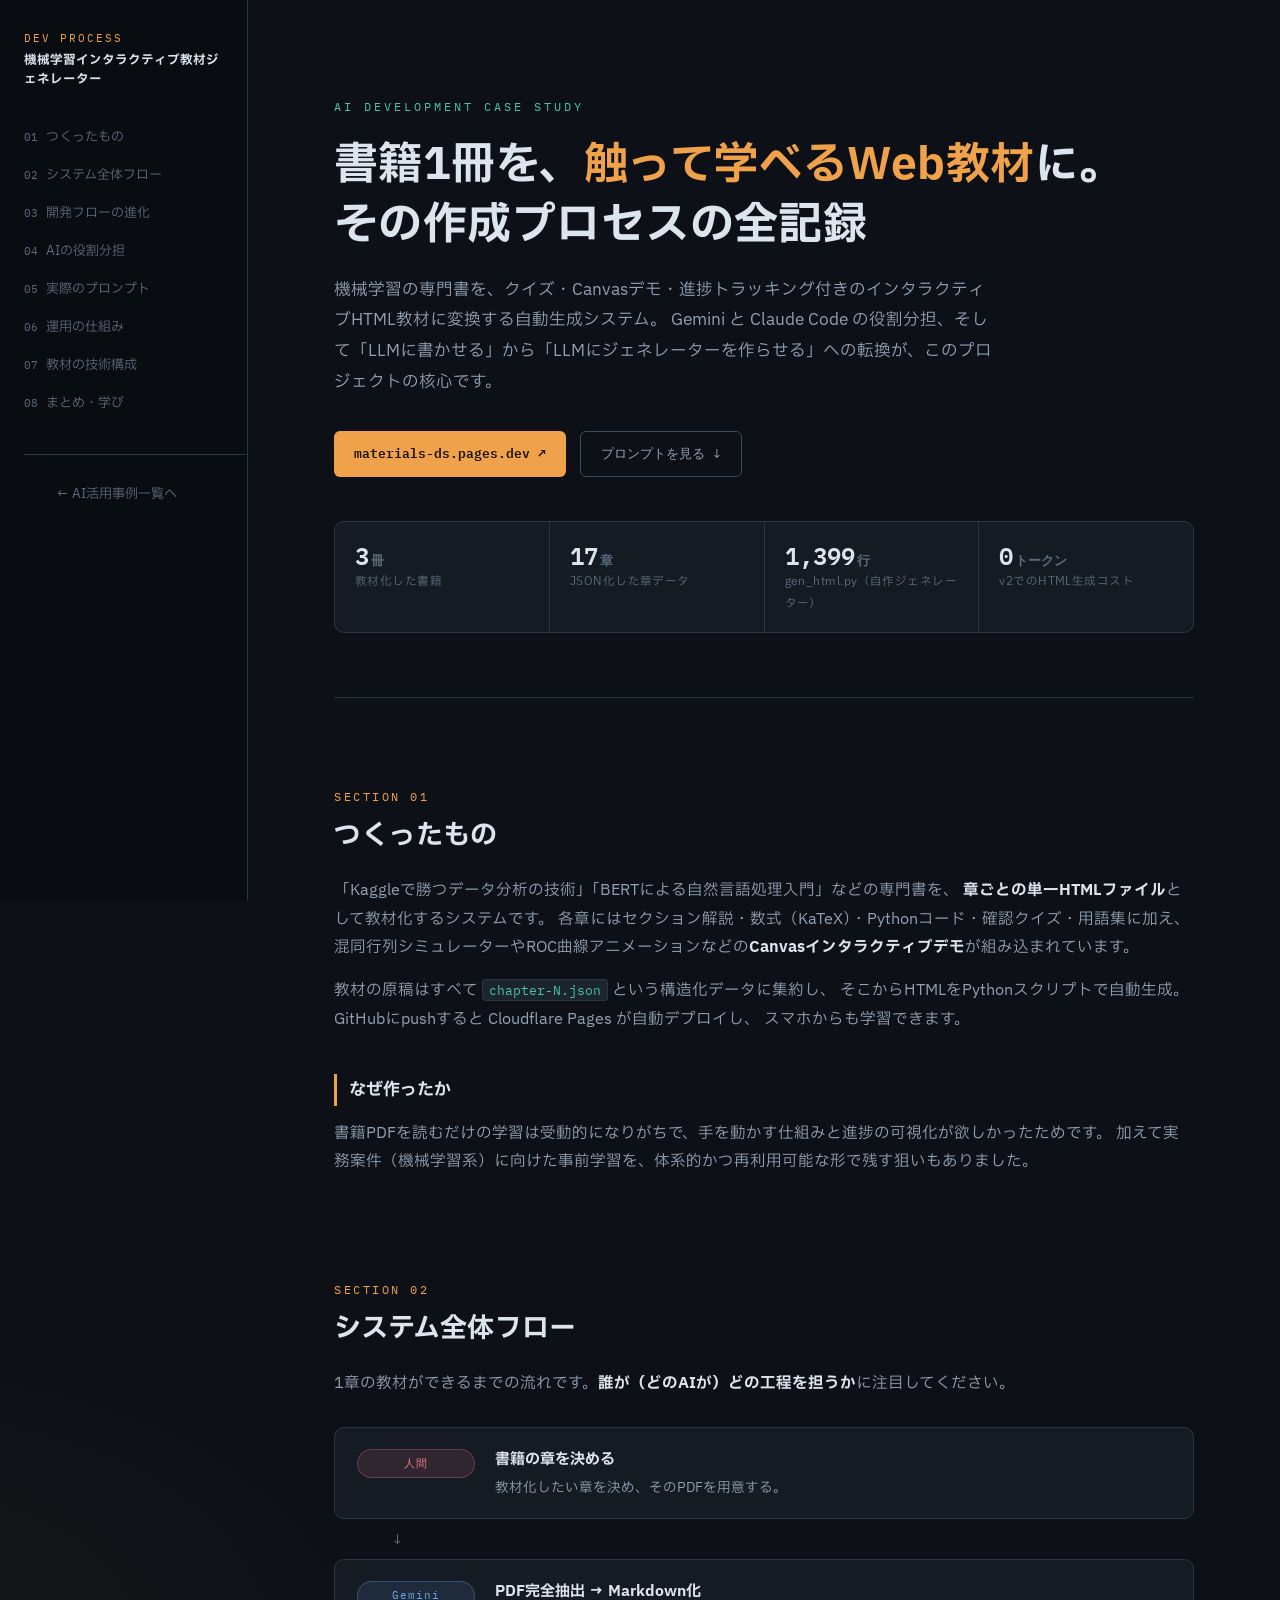
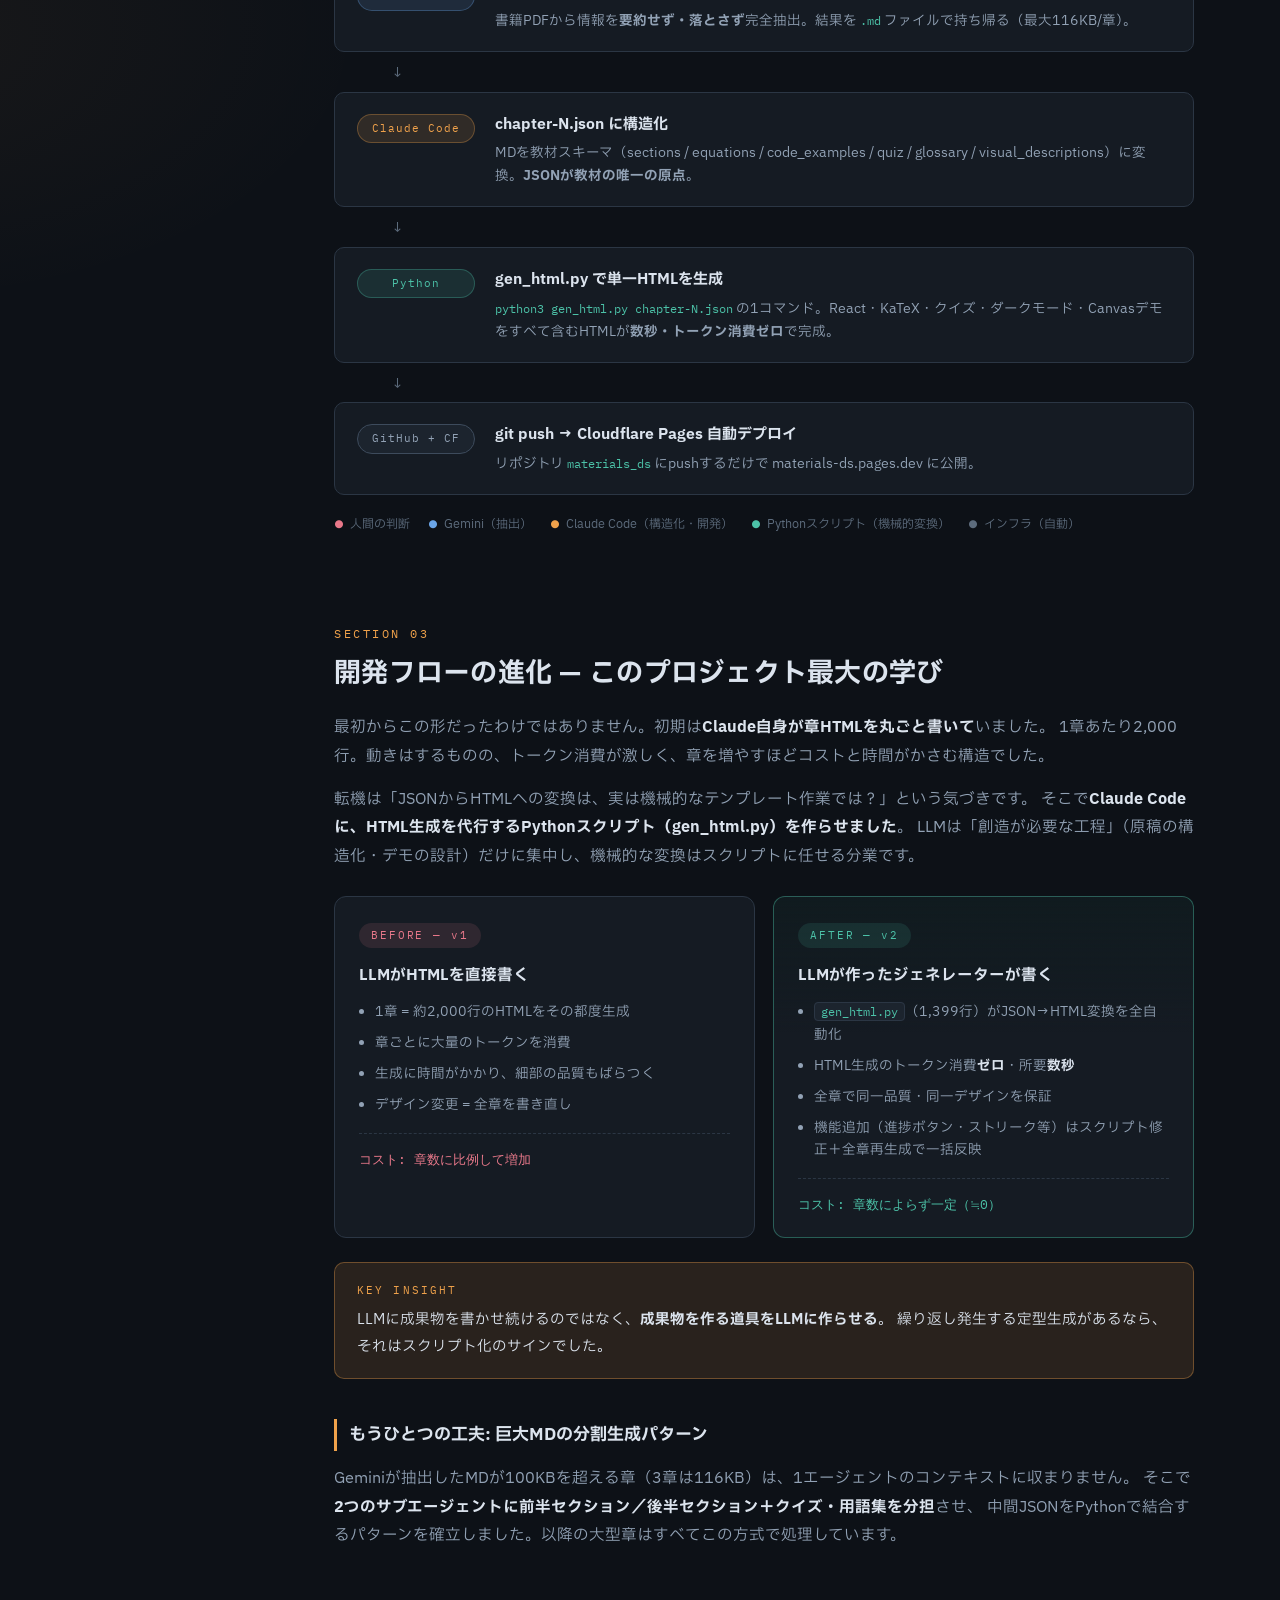
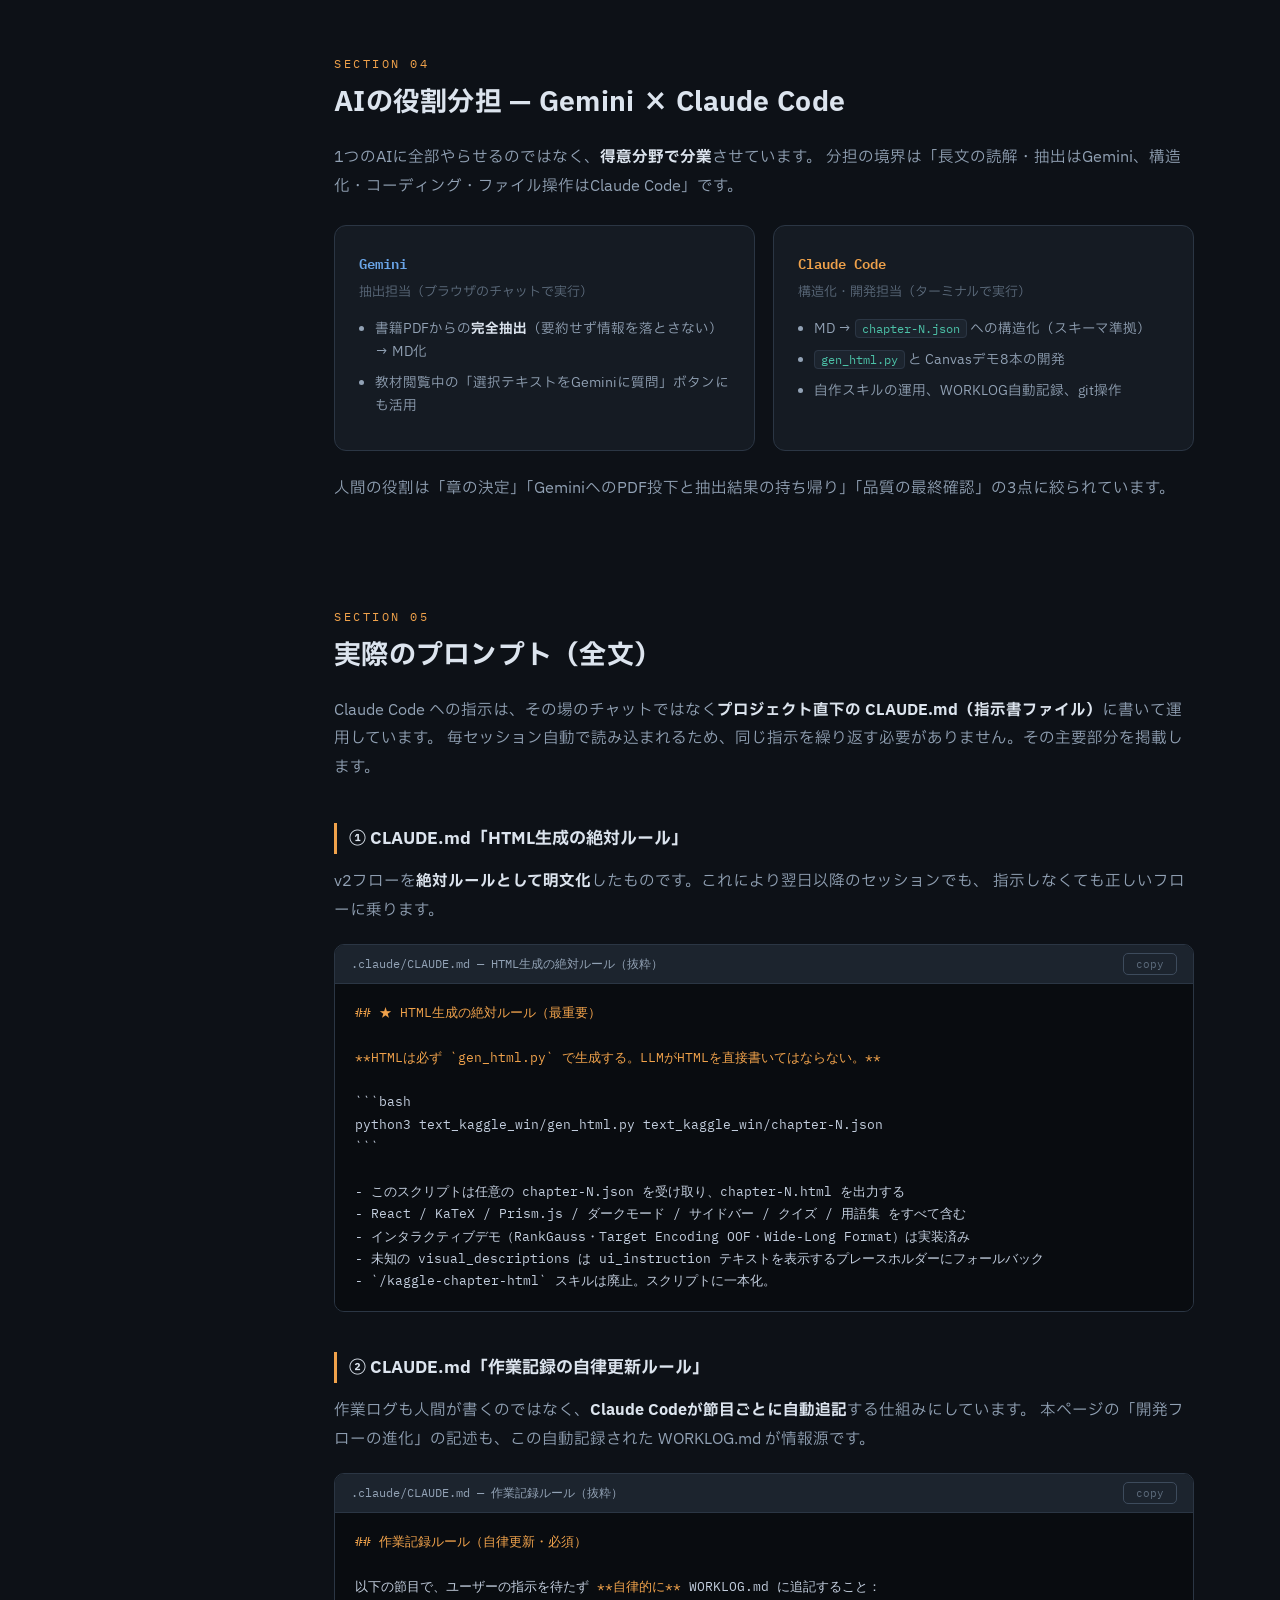
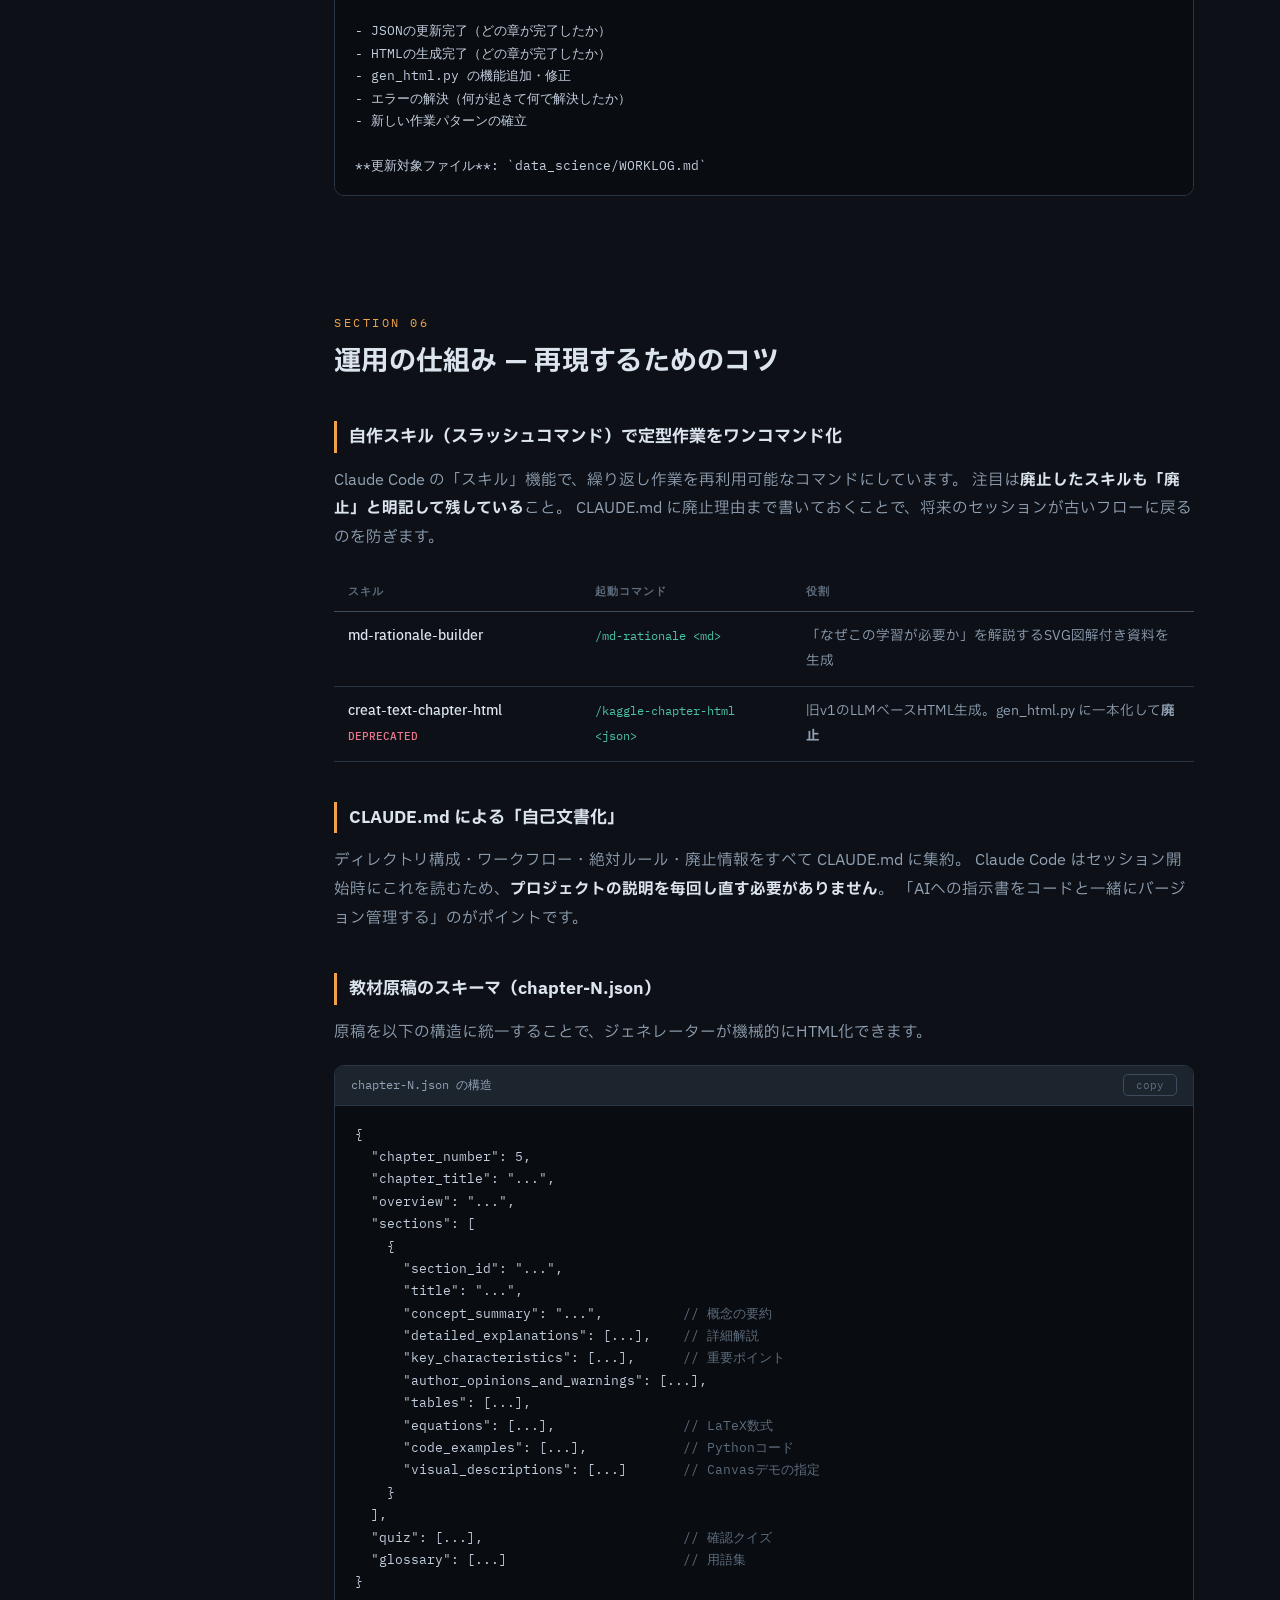
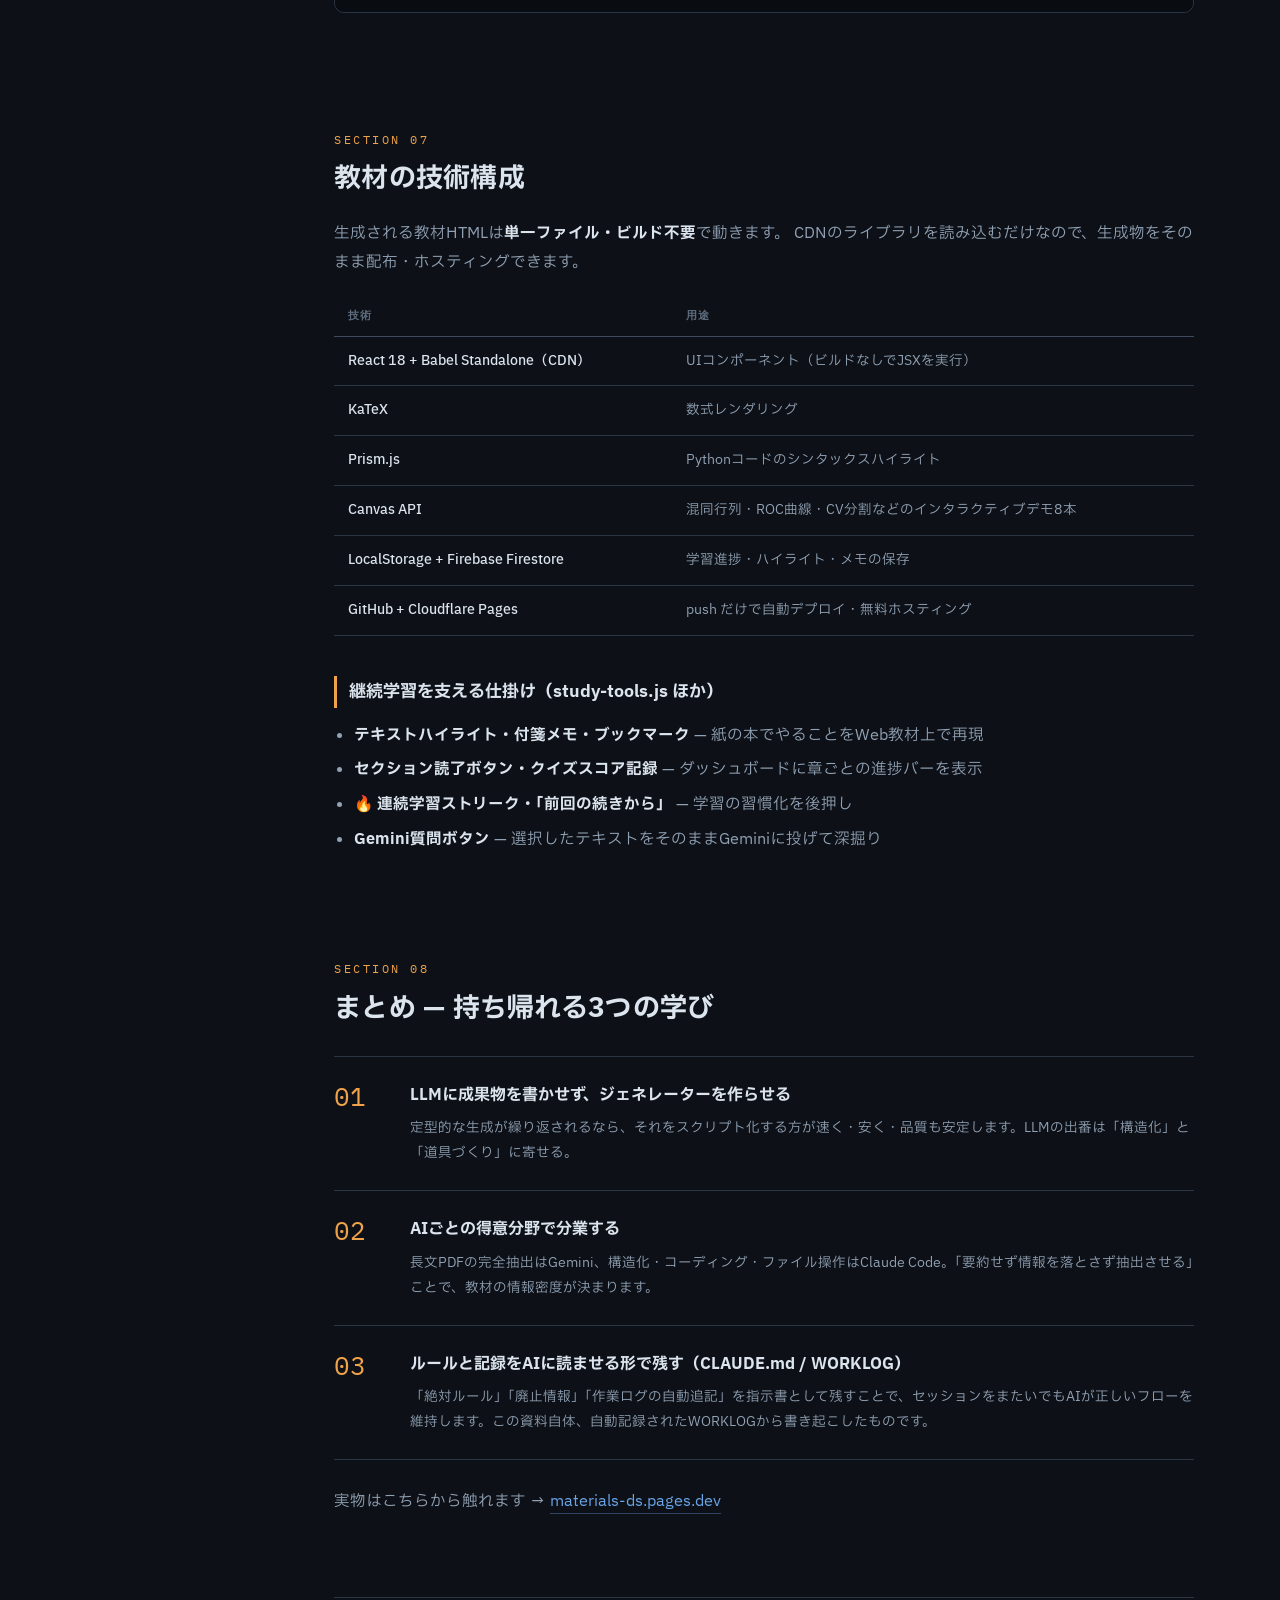
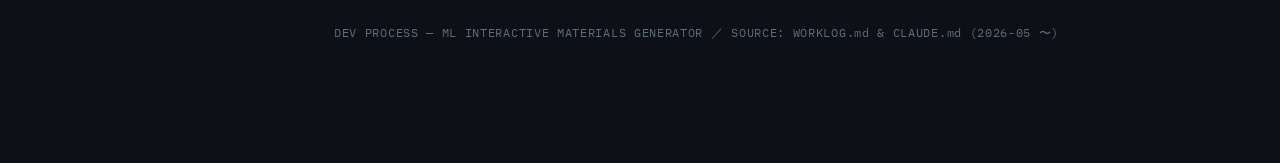
<file: process-materials-ds.html>
<!DOCTYPE html>
<html lang="ja">
<head>
<meta charset="UTF-8">
<meta name="viewport" content="width=device-width, initial-scale=1.0">
<title>開発プロセス — 機械学習インタラクティブ教材ジェネレーター</title>
<link rel="preconnect" href="https://fonts.googleapis.com">
<link rel="preconnect" href="https://fonts.gstatic.com" crossorigin>
<link href="https://fonts.googleapis.com/css2?family=IBM+Plex+Sans+JP:wght@400;500;700&family=IBM+Plex+Mono:ital,wght@0,400;0,600;1,400&display=swap" rel="stylesheet">
<style>
  :root {
    --bg: #0d1117;
    --bg-deep: #090c10;
    --surface: #151b23;
    --surface2: #1c242e;
    --border: #2b3644;
    --border-strong: #3d4b5c;
    --amber: #f0a24b;
    --amber-dim: rgba(240, 162, 75, .12);
    --teal: #4cc2a8;
    --teal-dim: rgba(76, 194, 168, .12);
    --blue: #6aa5e8;
    --blue-dim: rgba(106, 165, 232, .12);
    --rose: #e8788a;
    --rose-dim: rgba(232, 120, 138, .12);
    --text: #dce4ee;
    --text-muted: #92a2b5;
    --text-dim: #5d6c7d;
    --mono: 'IBM Plex Mono', 'Menlo', monospace;
    --sans: 'IBM Plex Sans JP', 'Hiragino Kaku Gothic ProN', 'Noto Sans JP', sans-serif;
    --nav-w: 248px;
  }

  * { box-sizing: border-box; margin: 0; padding: 0; }

  html { scroll-behavior: smooth; scroll-padding-top: 24px; }

  body {
    font-family: var(--sans);
    background:
      radial-gradient(1200px 600px at 85% -10%, rgba(76,194,168,.06), transparent 60%),
      radial-gradient(900px 500px at -10% 20%, rgba(240,162,75,.05), transparent 55%),
      var(--bg);
    color: var(--text);
    line-height: 1.85;
    font-size: 15.5px;
  }

  ::selection { background: var(--amber); color: #1a1206; }

  /* ---------- side nav ---------- */
  nav.side {
    position: fixed;
    top: 0; left: 0; bottom: 0;
    width: var(--nav-w);
    background: var(--bg-deep);
    border-right: 1px solid var(--border);
    padding: 28px 0 28px 24px;
    overflow-y: auto;
  }
  nav.side .brand {
    font-family: var(--mono);
    font-size: 11px;
    letter-spacing: .18em;
    color: var(--amber);
    margin-bottom: 4px;
  }
  nav.side .brand-sub {
    font-size: 12.5px;
    font-weight: 700;
    color: var(--text);
    line-height: 1.5;
    margin-bottom: 28px;
    padding-right: 20px;
  }
  nav.side a {
    display: block;
    color: var(--text-dim);
    text-decoration: none;
    font-size: 13px;
    padding: 7px 20px 7px 0;
    border-left: 2px solid transparent;
    padding-left: 14px;
    margin-left: -16px;
    transition: color .15s, border-color .15s;
  }
  nav.side a:hover { color: var(--text); border-left-color: var(--border-strong); }
  nav.side a .n {
    font-family: var(--mono);
    font-size: 10.5px;
    color: var(--text-dim);
    margin-right: 8px;
  }
  nav.side .back {
    margin-top: 32px;
    padding-top: 20px;
    border-top: 1px solid var(--border);
    font-size: 12.5px;
    color: var(--text-muted);
  }

  /* ---------- main ---------- */
  main {
    margin-left: var(--nav-w);
    padding: 0 48px 120px;
  }
  .wrap { max-width: 860px; margin: 0 auto; }

  section { padding-top: 88px; }

  .sec-label {
    font-family: var(--mono);
    font-size: 11.5px;
    letter-spacing: .22em;
    color: var(--amber);
    margin-bottom: 10px;
  }
  h2 {
    font-size: 27px;
    font-weight: 700;
    letter-spacing: .01em;
    line-height: 1.4;
    margin-bottom: 22px;
  }
  h3 {
    font-size: 17px;
    font-weight: 700;
    margin: 40px 0 14px;
    padding-left: 12px;
    border-left: 3px solid var(--amber);
  }
  p { margin-bottom: 14px; color: var(--text-muted); }
  p strong, li strong { color: var(--text); font-weight: 700; }
  ul.plain { margin: 0 0 16px 1.3em; color: var(--text-muted); }
  ul.plain li { margin-bottom: 6px; }

  code.inline {
    font-family: var(--mono);
    font-size: .87em;
    background: var(--surface2);
    border: 1px solid var(--border);
    border-radius: 4px;
    padding: 1px 6px;
    color: var(--teal);
    white-space: nowrap;
  }

  a.ext { color: var(--blue); text-decoration: none; border-bottom: 1px solid rgba(106,165,232,.35); }
  a.ext:hover { border-bottom-color: var(--blue); }

  /* ---------- hero ---------- */
  header.hero {
    padding: 96px 0 8px;
    border-bottom: 1px solid var(--border);
  }
  .hero .kicker {
    font-family: var(--mono);
    font-size: 12px;
    letter-spacing: .25em;
    color: var(--teal);
    margin-bottom: 18px;
  }
  .hero h1 {
    font-size: clamp(30px, 4.5vw, 44px);
    font-weight: 700;
    line-height: 1.35;
    letter-spacing: .01em;
    margin-bottom: 20px;
  }
  .hero h1 em {
    font-style: normal;
    color: var(--amber);
  }
  .hero .lede {
    font-size: 16.5px;
    color: var(--text-muted);
    max-width: 40em;
    margin-bottom: 34px;
  }
  .hero-links { display: flex; gap: 14px; flex-wrap: wrap; margin-bottom: 44px; }
  .hero-links a {
    font-family: var(--mono);
    font-size: 13px;
    text-decoration: none;
    padding: 10px 20px;
    border-radius: 6px;
    transition: transform .15s, box-shadow .15s;
  }
  .hero-links a.primary {
    background: var(--amber);
    color: #1a1206;
    font-weight: 600;
  }
  .hero-links a.primary:hover { transform: translateY(-2px); box-shadow: 0 6px 20px rgba(240,162,75,.3); }
  .hero-links a.ghost {
    border: 1px solid var(--border-strong);
    color: var(--text-muted);
  }
  .hero-links a.ghost:hover { color: var(--text); border-color: var(--text-dim); }

  .stats {
    display: grid;
    grid-template-columns: repeat(4, 1fr);
    gap: 1px;
    background: var(--border);
    border: 1px solid var(--border);
    border-radius: 10px;
    overflow: hidden;
    margin-bottom: 56px;
  }
  .stats .cell { background: var(--surface); padding: 18px 20px; }
  .stats .num {
    font-family: var(--mono);
    font-size: 24px;
    font-weight: 600;
    color: var(--text);
    line-height: 1.3;
  }
  .stats .num span { font-size: 13px; color: var(--text-dim); margin-left: 2px; }
  .stats .lbl { font-size: 11.5px; color: var(--text-dim); letter-spacing: .04em; }

  /* ---------- flow diagram ---------- */
  .flow { margin: 28px 0 10px; }
  .flow-node {
    background: var(--surface);
    border: 1px solid var(--border);
    border-radius: 10px;
    padding: 18px 22px;
    display: grid;
    grid-template-columns: 118px 1fr;
    gap: 4px 20px;
    align-items: baseline;
    position: relative;
  }
  .flow-node .who {
    grid-row: span 2;
    align-self: start;
    font-family: var(--mono);
    font-size: 10.5px;
    letter-spacing: .1em;
    padding: 4px 10px;
    border-radius: 20px;
    text-align: center;
    margin-top: 3px;
  }
  .who.human  { background: var(--rose-dim);  color: var(--rose);  border: 1px solid rgba(232,120,138,.3); }
  .who.gemini { background: var(--blue-dim);  color: var(--blue);  border: 1px solid rgba(106,165,232,.3); }
  .who.claude { background: var(--amber-dim); color: var(--amber); border: 1px solid rgba(240,162,75,.3); }
  .who.script { background: var(--teal-dim);  color: var(--teal);  border: 1px solid rgba(76,194,168,.3); }
  .who.infra  { background: var(--surface2);  color: var(--text-muted); border: 1px solid var(--border-strong); }
  .flow-node .t { font-weight: 700; color: var(--text); font-size: 15px; }
  .flow-node .d { grid-column: 2; font-size: 13.5px; color: var(--text-muted); line-height: 1.7; }
  .flow-node .d code { font-family: var(--mono); font-size: .9em; color: var(--teal); }
  .flow-arrow {
    text-align: center;
    color: var(--text-dim);
    font-family: var(--mono);
    font-size: 15px;
    padding: 6px 0;
    margin-left: 59px;
    width: 0;
  }
  .flow-legend {
    display: flex;
    gap: 18px;
    flex-wrap: wrap;
    font-size: 12px;
    color: var(--text-dim);
    margin: 18px 0 0;
  }
  .flow-legend span::before {
    content: '●';
    margin-right: 6px;
    font-size: 10px;
  }
  .flow-legend .lg-human::before  { color: var(--rose); }
  .flow-legend .lg-gemini::before { color: var(--blue); }
  .flow-legend .lg-claude::before { color: var(--amber); }
  .flow-legend .lg-script::before { color: var(--teal); }
  .flow-legend .lg-infra::before  { color: var(--text-dim); }

  /* ---------- before / after ---------- */
  .ba {
    display: grid;
    grid-template-columns: 1fr 1fr;
    gap: 18px;
    margin: 24px 0;
  }
  .ba .col {
    border-radius: 12px;
    padding: 24px 24px 20px;
    border: 1px solid var(--border);
    background: var(--surface);
  }
  .ba .col.after { border-color: rgba(76,194,168,.4); background: linear-gradient(180deg, rgba(76,194,168,.06), var(--surface) 40%); }
  .ba .tag {
    font-family: var(--mono);
    font-size: 10.5px;
    letter-spacing: .18em;
    display: inline-block;
    padding: 3px 12px;
    border-radius: 20px;
    margin-bottom: 14px;
  }
  .ba .before .tag { background: var(--rose-dim); color: var(--rose); }
  .ba .after  .tag { background: var(--teal-dim); color: var(--teal); }
  .ba h4 { font-size: 15.5px; margin-bottom: 10px; color: var(--text); }
  .ba ul { margin-left: 1.2em; font-size: 13.5px; color: var(--text-muted); }
  .ba li { margin-bottom: 8px; line-height: 1.7; }
  .ba .metric {
    margin-top: 16px;
    padding-top: 14px;
    border-top: 1px dashed var(--border);
    font-family: var(--mono);
    font-size: 13px;
  }
  .ba .before .metric { color: var(--rose); }
  .ba .after  .metric { color: var(--teal); }

  /* ---------- callout ---------- */
  .callout {
    border: 1px solid rgba(240,162,75,.35);
    background: var(--amber-dim);
    border-radius: 10px;
    padding: 18px 22px;
    margin: 24px 0;
    font-size: 14.5px;
    color: var(--text);
  }
  .callout .c-label {
    font-family: var(--mono);
    font-size: 10.5px;
    letter-spacing: .2em;
    color: var(--amber);
    margin-bottom: 6px;
  }

  /* ---------- roles ---------- */
  .roles { display: grid; grid-template-columns: 1fr 1fr; gap: 18px; margin: 24px 0; }
  .role {
    background: var(--surface);
    border: 1px solid var(--border);
    border-radius: 12px;
    padding: 24px;
  }
  .role .r-name {
    font-family: var(--mono);
    font-size: 14px;
    font-weight: 600;
    margin-bottom: 4px;
  }
  .role.gm .r-name { color: var(--blue); }
  .role.cc .r-name { color: var(--amber); }
  .role .r-title { font-size: 13px; color: var(--text-dim); margin-bottom: 14px; }
  .role ul { margin-left: 1.2em; font-size: 13.5px; color: var(--text-muted); }
  .role li { margin-bottom: 8px; line-height: 1.7; }

  /* ---------- code blocks ---------- */
  .codebox { margin: 18px 0 28px; border: 1px solid var(--border); border-radius: 10px; overflow: hidden; }
  .codebox .cb-head {
    display: flex;
    justify-content: space-between;
    align-items: center;
    background: var(--surface2);
    border-bottom: 1px solid var(--border);
    padding: 8px 16px;
  }
  .codebox .cb-title {
    font-family: var(--mono);
    font-size: 12px;
    color: var(--text-muted);
  }
  .codebox button.copy {
    font-family: var(--mono);
    font-size: 11px;
    background: transparent;
    border: 1px solid var(--border-strong);
    color: var(--text-dim);
    border-radius: 5px;
    padding: 3px 12px;
    cursor: pointer;
    transition: color .15s, border-color .15s;
  }
  .codebox button.copy:hover { color: var(--teal); border-color: var(--teal); }
  .codebox pre {
    background: var(--bg-deep);
    padding: 18px 20px;
    overflow-x: auto;
    font-family: var(--mono);
    font-size: 12.8px;
    line-height: 1.75;
    color: #c3cede;
  }
  .codebox pre .cm { color: var(--text-dim); }
  .codebox pre .hl { color: var(--amber); }

  /* ---------- tables ---------- */
  table {
    width: 100%;
    border-collapse: collapse;
    margin: 18px 0 28px;
    font-size: 13.5px;
  }
  th {
    text-align: left;
    font-family: var(--mono);
    font-size: 11px;
    letter-spacing: .1em;
    color: var(--text-dim);
    padding: 10px 14px;
    border-bottom: 1px solid var(--border-strong);
    white-space: nowrap;
  }
  td {
    padding: 12px 14px;
    border-bottom: 1px solid var(--border);
    color: var(--text-muted);
    vertical-align: top;
  }
  td:first-child { color: var(--text); font-weight: 500; }
  td code { font-family: var(--mono); font-size: .9em; color: var(--teal); }
  .dep { color: var(--rose); font-family: var(--mono); font-size: 11px; }

  /* ---------- takeaways ---------- */
  .takeaways { counter-reset: tw; margin: 28px 0; }
  .tw {
    display: grid;
    grid-template-columns: 56px 1fr;
    gap: 20px;
    padding: 24px 0;
    border-top: 1px solid var(--border);
  }
  .tw:last-child { border-bottom: 1px solid var(--border); }
  .tw::before {
    counter-increment: tw;
    content: '0' counter(tw);
    font-family: var(--mono);
    font-size: 26px;
    color: var(--amber);
    line-height: 1.2;
  }
  .tw h4 { font-size: 16px; margin-bottom: 6px; color: var(--text); }
  .tw p { font-size: 13.5px; margin: 0; }

  footer {
    margin-top: 80px;
    padding-top: 24px;
    border-top: 1px solid var(--border);
    font-family: var(--mono);
    font-size: 11.5px;
    color: var(--text-dim);
    letter-spacing: .06em;
  }

  /* ---------- reveal animation ---------- */
  .reveal { opacity: 0; transform: translateY(14px); transition: opacity .6s ease, transform .6s ease; }
  .reveal.in { opacity: 1; transform: none; }

  /* ---------- responsive ---------- */
  @media (max-width: 960px) {
    nav.side { display: none; }
    main { margin-left: 0; padding: 0 22px 80px; }
    .stats { grid-template-columns: repeat(2, 1fr); }
    .ba, .roles { grid-template-columns: 1fr; }
    .flow-node { grid-template-columns: 1fr; }
    .flow-node .who { grid-row: auto; justify-self: start; margin-bottom: 6px; }
    .flow-node .d { grid-column: 1; }
    .flow-arrow { margin-left: 20px; }
  }
</style>
</head>
<body>

<nav class="side">
  <div class="brand">DEV PROCESS</div>
  <div class="brand-sub">機械学習インタラクティブ教材ジェネレーター</div>
  <a href="#overview"><span class="n">01</span>つくったもの</a>
  <a href="#flow"><span class="n">02</span>システム全体フロー</a>
  <a href="#evolution"><span class="n">03</span>開発フローの進化</a>
  <a href="#roles"><span class="n">04</span>AIの役割分担</a>
  <a href="#prompts"><span class="n">05</span>実際のプロンプト</a>
  <a href="#ops"><span class="n">06</span>運用の仕組み</a>
  <a href="#tech"><span class="n">07</span>教材の技術構成</a>
  <a href="#takeaways"><span class="n">08</span>まとめ・学び</a>
  <div class="back">
    <a href="ai-examples.html" style="margin-left:16px;">← AI活用事例一覧へ</a>
  </div>
</nav>

<main>
<div class="wrap">

  <header class="hero">
    <div class="kicker">AI DEVELOPMENT CASE STUDY</div>
    <h1>書籍1冊を、<em>触って学べるWeb教材</em>に。<br>その作成プロセスの全記録</h1>
    <p class="lede">
      機械学習の専門書を、クイズ・Canvasデモ・進捗トラッキング付きのインタラクティブHTML教材に変換する自動生成システム。
      Gemini と Claude Code の役割分担、そして「LLMに書かせる」から「LLMにジェネレーターを作らせる」への転換が、このプロジェクトの核心です。
    </p>
    <div class="hero-links">
      <a class="primary" href="https://materials-ds.pages.dev/" target="_blank" rel="noopener">materials-ds.pages.dev ↗</a>
      <a class="ghost" href="#prompts">プロンプトを見る ↓</a>
    </div>
    <div class="stats">
      <div class="cell"><div class="num">3<span>冊</span></div><div class="lbl">教材化した書籍</div></div>
      <div class="cell"><div class="num">17<span>章</span></div><div class="lbl">JSON化した章データ</div></div>
      <div class="cell"><div class="num">1,399<span>行</span></div><div class="lbl">gen_html.py（自作ジェネレーター）</div></div>
      <div class="cell"><div class="num">0<span>トークン</span></div><div class="lbl">v2でのHTML生成コスト</div></div>
    </div>
  </header>

  <!-- ============ 01 ============ -->
  <section id="overview" class="reveal">
    <div class="sec-label">SECTION 01</div>
    <h2>つくったもの</h2>
    <p>
      「Kaggleで勝つデータ分析の技術」「BERTによる自然言語処理入門」などの専門書を、
      <strong>章ごとの単一HTMLファイル</strong>として教材化するシステムです。
      各章にはセクション解説・数式（KaTeX）・Pythonコード・確認クイズ・用語集に加え、
      混同行列シミュレーターやROC曲線アニメーションなどの<strong>Canvasインタラクティブデモ</strong>が組み込まれています。
    </p>
    <p>
      教材の原稿はすべて <code class="inline">chapter-N.json</code> という構造化データに集約し、
      そこからHTMLをPythonスクリプトで自動生成。GitHubにpushすると Cloudflare Pages が自動デプロイし、
      スマホからも学習できます。
    </p>
    <h3>なぜ作ったか</h3>
    <p>
      書籍PDFを読むだけの学習は受動的になりがちで、手を動かす仕組みと進捗の可視化が欲しかったためです。
      加えて実務案件（機械学習系）に向けた事前学習を、体系的かつ再利用可能な形で残す狙いもありました。
    </p>
  </section>

  <!-- ============ 02 ============ -->
  <section id="flow" class="reveal">
    <div class="sec-label">SECTION 02</div>
    <h2>システム全体フロー</h2>
    <p>1章の教材ができるまでの流れです。<strong>誰が（どのAIが）どの工程を担うか</strong>に注目してください。</p>

    <div class="flow">
      <div class="flow-node">
        <span class="who human">人間</span>
        <span class="t">書籍の章を決める</span>
        <span class="d">教材化したい章を決め、そのPDFを用意する。</span>
      </div>
      <div class="flow-arrow">↓</div>
      <div class="flow-node">
        <span class="who gemini">Gemini</span>
        <span class="t">PDF完全抽出 → Markdown化</span>
        <span class="d">書籍PDFから情報を<strong>要約せず・落とさず</strong>完全抽出。結果を <code>.md</code> ファイルで持ち帰る（最大116KB/章）。</span>
      </div>
      <div class="flow-arrow">↓</div>
      <div class="flow-node">
        <span class="who claude">Claude Code</span>
        <span class="t">chapter-N.json に構造化</span>
        <span class="d">MDを教材スキーマ（sections / equations / code_examples / quiz / glossary / visual_descriptions）に変換。<strong>JSONが教材の唯一の原点</strong>。</span>
      </div>
      <div class="flow-arrow">↓</div>
      <div class="flow-node">
        <span class="who script">Python</span>
        <span class="t">gen_html.py で単一HTMLを生成</span>
        <span class="d"><code>python3 gen_html.py chapter-N.json</code> の1コマンド。React・KaTeX・クイズ・ダークモード・Canvasデモをすべて含むHTMLが<strong>数秒・トークン消費ゼロ</strong>で完成。</span>
      </div>
      <div class="flow-arrow">↓</div>
      <div class="flow-node">
        <span class="who infra">GitHub + CF</span>
        <span class="t">git push → Cloudflare Pages 自動デプロイ</span>
        <span class="d">リポジトリ <code>materials_ds</code> にpushするだけで materials-ds.pages.dev に公開。</span>
      </div>
    </div>
    <div class="flow-legend">
      <span class="lg-human">人間の判断</span>
      <span class="lg-gemini">Gemini（抽出）</span>
      <span class="lg-claude">Claude Code（構造化・開発）</span>
      <span class="lg-script">Pythonスクリプト（機械的変換）</span>
      <span class="lg-infra">インフラ（自動）</span>
    </div>
  </section>

  <!-- ============ 03 ============ -->
  <section id="evolution" class="reveal">
    <div class="sec-label">SECTION 03</div>
    <h2>開発フローの進化 — このプロジェクト最大の学び</h2>
    <p>
      最初からこの形だったわけではありません。初期は<strong>Claude自身が章HTMLを丸ごと書いて</strong>いました。
      1章あたり2,000行。動きはするものの、トークン消費が激しく、章を増やすほどコストと時間がかさむ構造でした。
    </p>
    <p>
      転機は「JSONからHTMLへの変換は、実は機械的なテンプレート作業では？」という気づきです。
      そこで<strong>Claude Codeに、HTML生成を代行するPythonスクリプト（gen_html.py）を作らせました</strong>。
      LLMは「創造が必要な工程」（原稿の構造化・デモの設計）だけに集中し、機械的な変換はスクリプトに任せる分業です。
    </p>

    <div class="ba">
      <div class="col before">
        <span class="tag">BEFORE — v1</span>
        <h4>LLMがHTMLを直接書く</h4>
        <ul>
          <li>1章 = 約2,000行のHTMLをその都度生成</li>
          <li>章ごとに大量のトークンを消費</li>
          <li>生成に時間がかかり、細部の品質もばらつく</li>
          <li>デザイン変更 = 全章を書き直し</li>
        </ul>
        <div class="metric">コスト: 章数に比例して増加</div>
      </div>
      <div class="col after">
        <span class="tag">AFTER — v2</span>
        <h4>LLMが作ったジェネレーターが書く</h4>
        <ul>
          <li><code class="inline">gen_html.py</code>（1,399行）がJSON→HTML変換を全自動化</li>
          <li>HTML生成のトークン消費<strong>ゼロ</strong>・所要<strong>数秒</strong></li>
          <li>全章で同一品質・同一デザインを保証</li>
          <li>機能追加（進捗ボタン・ストリーク等）はスクリプト修正＋全章再生成で一括反映</li>
        </ul>
        <div class="metric">コスト: 章数によらず一定（≒0）</div>
      </div>
    </div>

    <div class="callout">
      <div class="c-label">KEY INSIGHT</div>
      LLMに成果物を書かせ続けるのではなく、<strong>成果物を作る道具をLLMに作らせる</strong>。
      繰り返し発生する定型生成があるなら、それはスクリプト化のサインでした。
    </div>

    <h3>もうひとつの工夫: 巨大MDの分割生成パターン</h3>
    <p>
      Geminiが抽出したMDが100KBを超える章（3章は116KB）は、1エージェントのコンテキストに収まりません。
      そこで<strong>2つのサブエージェントに前半セクション／後半セクション＋クイズ・用語集を分担</strong>させ、
      中間JSONをPythonで結合するパターンを確立しました。以降の大型章はすべてこの方式で処理しています。
    </p>
  </section>

  <!-- ============ 04 ============ -->
  <section id="roles" class="reveal">
    <div class="sec-label">SECTION 04</div>
    <h2>AIの役割分担 — Gemini × Claude Code</h2>
    <p>
      1つのAIに全部やらせるのではなく、<strong>得意分野で分業</strong>させています。
      分担の境界は「長文の読解・抽出はGemini、構造化・コーディング・ファイル操作はClaude Code」です。
    </p>
    <div class="roles">
      <div class="role gm">
        <div class="r-name">Gemini</div>
        <div class="r-title">抽出担当（ブラウザのチャットで実行）</div>
        <ul>
          <li>書籍PDFからの<strong>完全抽出</strong>（要約せず情報を落とさない）→ MD化</li>
          <li>教材閲覧中の「選択テキストをGeminiに質問」ボタンにも活用</li>
        </ul>
      </div>
      <div class="role cc">
        <div class="r-name">Claude Code</div>
        <div class="r-title">構造化・開発担当（ターミナルで実行）</div>
        <ul>
          <li>MD → <code class="inline">chapter-N.json</code> への構造化（スキーマ準拠）</li>
          <li><code class="inline">gen_html.py</code> と Canvasデモ8本の開発</li>
          <li>自作スキルの運用、WORKLOG自動記録、git操作</li>
        </ul>
      </div>
    </div>
    <p>
      人間の役割は「章の決定」「GeminiへのPDF投下と抽出結果の持ち帰り」「品質の最終確認」の3点に絞られています。
    </p>
  </section>

  <!-- ============ 05 ============ -->
  <section id="prompts" class="reveal">
    <div class="sec-label">SECTION 05</div>
    <h2>実際のプロンプト（全文）</h2>
    <p>
      Claude Code への指示は、その場のチャットではなく<strong>プロジェクト直下の CLAUDE.md（指示書ファイル）</strong>に書いて運用しています。
      毎セッション自動で読み込まれるため、同じ指示を繰り返す必要がありません。その主要部分を掲載します。
    </p>

    <h3>① CLAUDE.md「HTML生成の絶対ルール」</h3>
    <p>
      v2フローを<strong>絶対ルールとして明文化</strong>したものです。これにより翌日以降のセッションでも、
      指示しなくても正しいフローに乗ります。
    </p>

    <div class="codebox">
      <div class="cb-head"><span class="cb-title">.claude/CLAUDE.md — HTML生成の絶対ルール（抜粋）</span><button class="copy">copy</button></div>
      <pre><span class="hl">## ★ HTML生成の絶対ルール（最重要）</span>

<span class="hl">**HTMLは必ず `gen_html.py` で生成する。LLMがHTMLを直接書いてはならない。**</span>

```bash
python3 text_kaggle_win/gen_html.py text_kaggle_win/chapter-N.json
```

- このスクリプトは任意の chapter-N.json を受け取り、chapter-N.html を出力する
- React / KaTeX / Prism.js / ダークモード / サイドバー / クイズ / 用語集 をすべて含む
- インタラクティブデモ（RankGauss・Target Encoding OOF・Wide-Long Format）は実装済み
- 未知の visual_descriptions は ui_instruction テキストを表示するプレースホルダーにフォールバック
- `/kaggle-chapter-html` スキルは廃止。スクリプトに一本化。</pre>
    </div>

    <h3>② CLAUDE.md「作業記録の自律更新ルール」</h3>
    <p>
      作業ログも人間が書くのではなく、<strong>Claude Codeが節目ごとに自動追記</strong>する仕組みにしています。
      本ページの「開発フローの進化」の記述も、この自動記録された WORKLOG.md が情報源です。
    </p>

    <div class="codebox">
      <div class="cb-head"><span class="cb-title">.claude/CLAUDE.md — 作業記録ルール（抜粋）</span><button class="copy">copy</button></div>
      <pre><span class="hl">## 作業記録ルール（自律更新・必須）</span>

以下の節目で、ユーザーの指示を待たず <span class="hl">**自律的に**</span> WORKLOG.md に追記すること：

- JSONの更新完了（どの章が完了したか）
- HTMLの生成完了（どの章が完了したか）
- gen_html.py の機能追加・修正
- エラーの解決（何が起きて何で解決したか）
- 新しい作業パターンの確立

**更新対象ファイル**: `data_science/WORKLOG.md`</pre>
    </div>
  </section>

  <!-- ============ 06 ============ -->
  <section id="ops" class="reveal">
    <div class="sec-label">SECTION 06</div>
    <h2>運用の仕組み — 再現するためのコツ</h2>

    <h3>自作スキル（スラッシュコマンド）で定型作業をワンコマンド化</h3>
    <p>
      Claude Code の「スキル」機能で、繰り返し作業を再利用可能なコマンドにしています。
      注目は<strong>廃止したスキルも「廃止」と明記して残している</strong>こと。
      CLAUDE.md に廃止理由まで書いておくことで、将来のセッションが古いフローに戻るのを防ぎます。
    </p>
    <table>
      <thead><tr><th>スキル</th><th>起動コマンド</th><th>役割</th></tr></thead>
      <tbody>
        <tr>
          <td>md-rationale-builder</td>
          <td><code>/md-rationale &lt;md&gt;</code></td>
          <td>「なぜこの学習が必要か」を解説するSVG図解付き資料を生成</td>
        </tr>
        <tr>
          <td>creat-text-chapter-html <span class="dep">DEPRECATED</span></td>
          <td><code>/kaggle-chapter-html &lt;json&gt;</code></td>
          <td>旧v1のLLMベースHTML生成。gen_html.py に一本化して<strong>廃止</strong></td>
        </tr>
      </tbody>
    </table>

    <h3>CLAUDE.md による「自己文書化」</h3>
    <p>
      ディレクトリ構成・ワークフロー・絶対ルール・廃止情報をすべて CLAUDE.md に集約。
      Claude Code はセッション開始時にこれを読むため、<strong>プロジェクトの説明を毎回し直す必要がありません</strong>。
      「AIへの指示書をコードと一緒にバージョン管理する」のがポイントです。
    </p>

    <h3>教材原稿のスキーマ（chapter-N.json）</h3>
    <p>原稿を以下の構造に統一することで、ジェネレーターが機械的にHTML化できます。</p>
    <div class="codebox">
      <div class="cb-head"><span class="cb-title">chapter-N.json の構造</span><button class="copy">copy</button></div>
      <pre>{
  "chapter_number": 5,
  "chapter_title": "...",
  "overview": "...",
  "sections": [
    {
      "section_id": "...",
      "title": "...",
      "concept_summary": "...",          <span class="cm">// 概念の要約</span>
      "detailed_explanations": [...],    <span class="cm">// 詳細解説</span>
      "key_characteristics": [...],      <span class="cm">// 重要ポイント</span>
      "author_opinions_and_warnings": [...],
      "tables": [...],
      "equations": [...],                <span class="cm">// LaTeX数式</span>
      "code_examples": [...],            <span class="cm">// Pythonコード</span>
      "visual_descriptions": [...]       <span class="cm">// Canvasデモの指定</span>
    }
  ],
  "quiz": [...],                         <span class="cm">// 確認クイズ</span>
  "glossary": [...]                      <span class="cm">// 用語集</span>
}</pre>
    </div>
  </section>

  <!-- ============ 07 ============ -->
  <section id="tech" class="reveal">
    <div class="sec-label">SECTION 07</div>
    <h2>教材の技術構成</h2>
    <p>
      生成される教材HTMLは<strong>単一ファイル・ビルド不要</strong>で動きます。
      CDNのライブラリを読み込むだけなので、生成物をそのまま配布・ホスティングできます。
    </p>
    <table>
      <thead><tr><th>技術</th><th>用途</th></tr></thead>
      <tbody>
        <tr><td>React 18 + Babel Standalone（CDN）</td><td>UIコンポーネント（ビルドなしでJSXを実行）</td></tr>
        <tr><td>KaTeX</td><td>数式レンダリング</td></tr>
        <tr><td>Prism.js</td><td>Pythonコードのシンタックスハイライト</td></tr>
        <tr><td>Canvas API</td><td>混同行列・ROC曲線・CV分割などのインタラクティブデモ8本</td></tr>
        <tr><td>LocalStorage + Firebase Firestore</td><td>学習進捗・ハイライト・メモの保存</td></tr>
        <tr><td>GitHub + Cloudflare Pages</td><td>push だけで自動デプロイ・無料ホスティング</td></tr>
      </tbody>
    </table>

    <h3>継続学習を支える仕掛け（study-tools.js ほか）</h3>
    <ul class="plain">
      <li><strong>テキストハイライト・付箋メモ・ブックマーク</strong> — 紙の本でやることをWeb教材上で再現</li>
      <li><strong>セクション読了ボタン・クイズスコア記録</strong> — ダッシュボードに章ごとの進捗バーを表示</li>
      <li><strong>🔥 連続学習ストリーク・「前回の続きから」</strong> — 学習の習慣化を後押し</li>
      <li><strong>Gemini質問ボタン</strong> — 選択したテキストをそのままGeminiに投げて深掘り</li>
    </ul>
  </section>

  <!-- ============ 08 ============ -->
  <section id="takeaways" class="reveal">
    <div class="sec-label">SECTION 08</div>
    <h2>まとめ — 持ち帰れる3つの学び</h2>
    <div class="takeaways">
      <div class="tw">
        <div>
          <h4>LLMに成果物を書かせず、ジェネレーターを作らせる</h4>
          <p>定型的な生成が繰り返されるなら、それをスクリプト化する方が速く・安く・品質も安定します。LLMの出番は「構造化」と「道具づくり」に寄せる。</p>
        </div>
      </div>
      <div class="tw">
        <div>
          <h4>AIごとの得意分野で分業する</h4>
          <p>長文PDFの完全抽出はGemini、構造化・コーディング・ファイル操作はClaude Code。「要約せず情報を落とさず抽出させる」ことで、教材の情報密度が決まります。</p>
        </div>
      </div>
      <div class="tw">
        <div>
          <h4>ルールと記録をAIに読ませる形で残す（CLAUDE.md / WORKLOG）</h4>
          <p>「絶対ルール」「廃止情報」「作業ログの自動追記」を指示書として残すことで、セッションをまたいでもAIが正しいフローを維持します。この資料自体、自動記録されたWORKLOGから書き起こしたものです。</p>
        </div>
      </div>
    </div>
    <p style="margin-top:28px;">
      実物はこちらから触れます → <a class="ext" href="https://materials-ds.pages.dev/" target="_blank" rel="noopener">materials-ds.pages.dev</a>
    </p>
  </section>

  <footer>
    DEV PROCESS — ML INTERACTIVE MATERIALS GENERATOR ／ SOURCE: WORKLOG.md &amp; CLAUDE.md (2026-05 〜)
  </footer>

</div>
</main>

<script>
  // copy buttons
  document.querySelectorAll('.codebox').forEach(function (box) {
    var btn = box.querySelector('button.copy');
    var pre = box.querySelector('pre');
    if (!btn || !pre) return;
    btn.addEventListener('click', function () {
      navigator.clipboard.writeText(pre.innerText).then(function () {
        btn.textContent = 'copied!';
        setTimeout(function () { btn.textContent = 'copy'; }, 1500);
      });
    });
  });

  // scroll reveal
  var io = new IntersectionObserver(function (entries) {
    entries.forEach(function (e) {
      if (e.isIntersecting) { e.target.classList.add('in'); io.unobserve(e.target); }
    });
  }, { threshold: 0.06 });
  document.querySelectorAll('.reveal').forEach(function (el) { io.observe(el); });
</script>

</body>
</html>
</file>
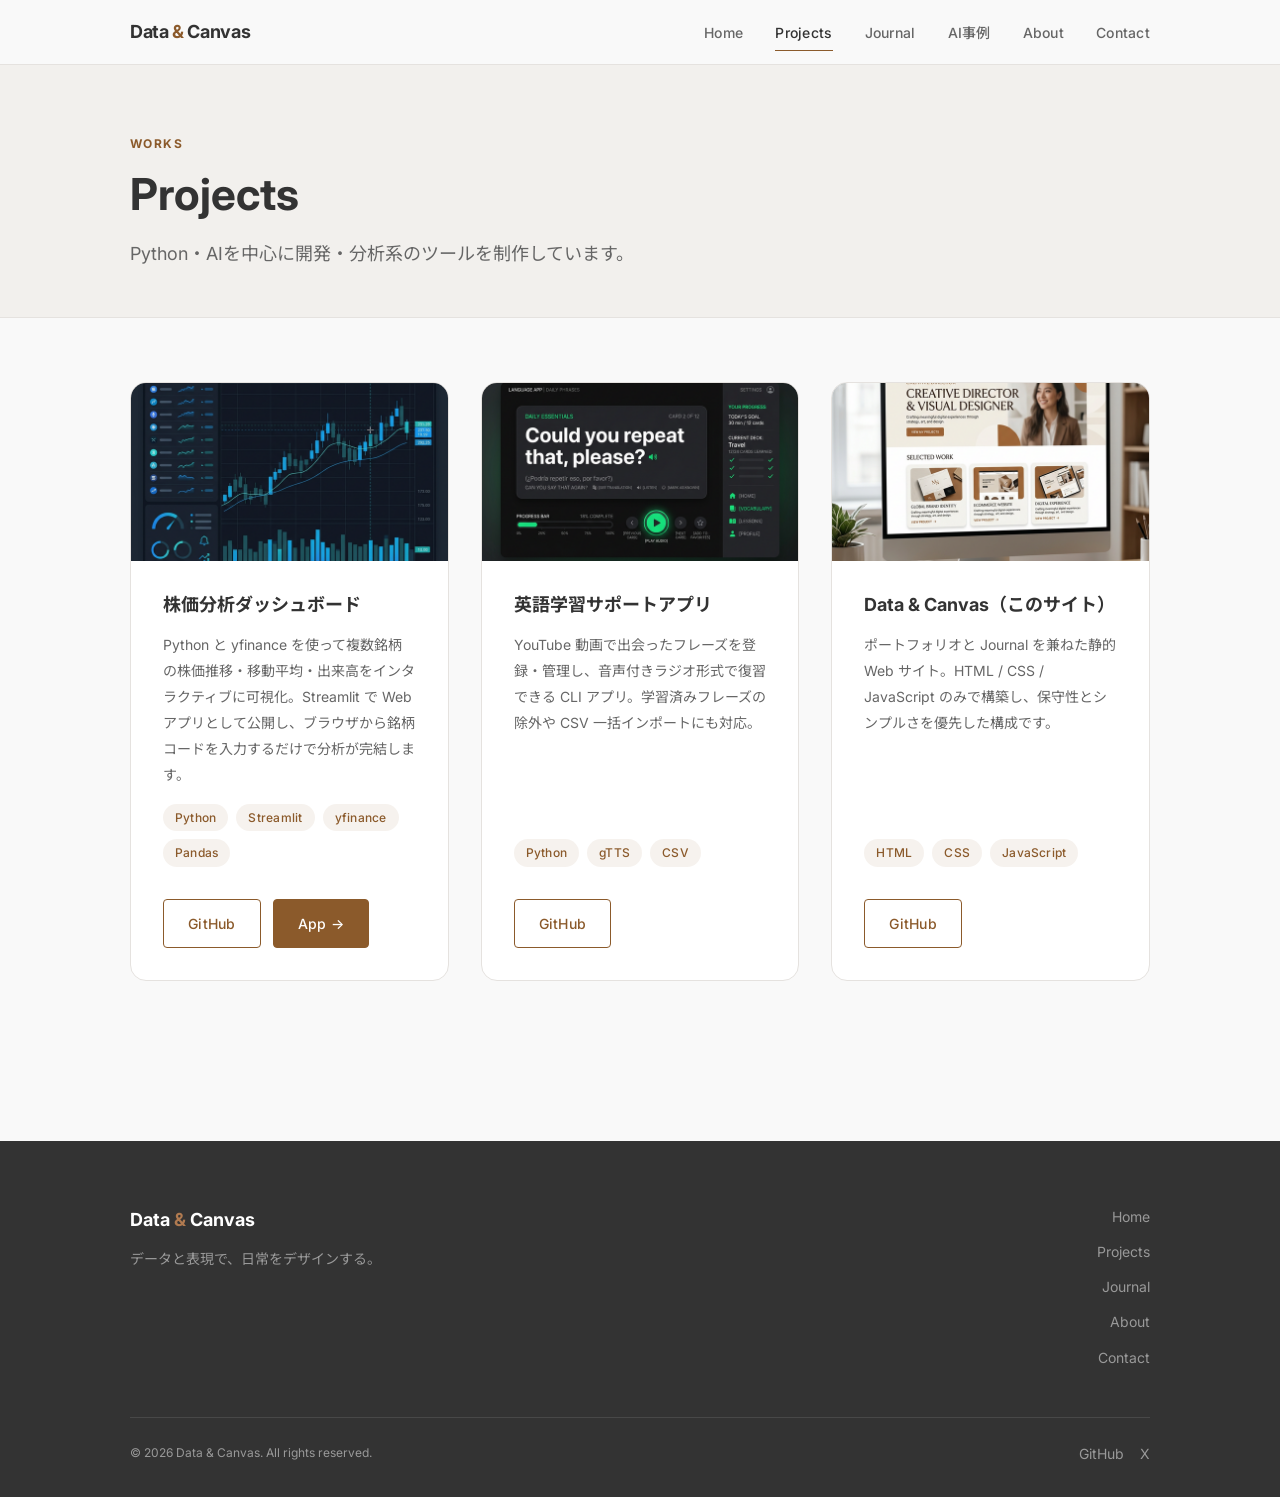
<file: projects.html>
<!DOCTYPE html>
<html lang="ja">
<head>
  <meta charset="UTF-8">
  <meta name="viewport" content="width=device-width, initial-scale=1.0">
  <title>Projects — Data & Canvas</title>
  <meta name="description" content="Python・AIを活用した開発プロジェクトの一覧です。">
  <link rel="stylesheet" href="css/variables.css">
  <link rel="stylesheet" href="css/base.css">
  <link rel="stylesheet" href="css/layout.css">
  <link rel="stylesheet" href="css/components.css">
  <link rel="stylesheet" href="css/pages/projects.css">
</head>
<body>

  <!-- ===== Header ===== -->
  <header class="site-header">
    <div class="container">
      <a href="index.html" class="site-logo">Data <span>&</span> Canvas</a>
      <button class="nav-toggle" id="nav-toggle" aria-label="メニューを開く" aria-expanded="false">
        <span></span><span></span><span></span>
      </button>
      <nav aria-label="メインナビゲーション">
        <ul class="nav-list" id="nav-list">
          <li><a href="index.html">Home</a></li>
          <li><a href="projects.html">Projects</a></li>
          <li><a href="journal.html">Journal</a></li>
          <li><a href="ai-examples.html">AI事例</a></li>
          <li><a href="about.html">About</a></li>
          <li><a href="contact.html">Contact</a></li>
        </ul>
      </nav>
    </div>
  </header>

  <!-- ===== Page Hero ===== -->
  <div class="projects-hero">
    <div class="container">
      <span class="section-label">Works</span>
      <h1 class="projects-hero__title">Projects</h1>
      <p class="projects-hero__desc">Python・AIを中心に開発・分析系のツールを制作しています。</p>
    </div>
  </div>

  <!-- ===== Projects Grid ===== -->
  <section class="projects-section">
    <div class="container">
      <div class="card-grid">

        <!-- Project 1 -->
        <article class="project-card fade-in">
          <img
            class="project-card__image"
            src="images/project_stocks.png"
            alt="株価分析ダッシュボード"
            loading="lazy"
          >
          <div class="project-card__body">
            <h2 class="project-card__title">株価分析ダッシュボード</h2>
            <p class="project-card__desc">
              Python と yfinance を使って複数銘柄の株価推移・移動平均・出来高をインタラクティブに可視化。Streamlit で Web アプリとして公開し、ブラウザから銘柄コードを入力するだけで分析が完結します。
            </p>
            <div class="project-card__tags">
              <span class="tag">Python</span>
              <span class="tag">Streamlit</span>
              <span class="tag">yfinance</span>
              <span class="tag">Pandas</span>
            </div>
            <div class="project-card__links">
              <a href="#" class="btn btn-outline" target="_blank" rel="noopener">GitHub</a>
              <a href="#" class="btn btn-primary" target="_blank" rel="noopener">App →</a>
            </div>
          </div>
        </article>

        <!-- Project 2 -->
        <article class="project-card fade-in">
          <img
            class="project-card__image"
            src="images/project_english.png"
            alt="英語学習サポートアプリ"
            loading="lazy"
          >
          <div class="project-card__body">
            <h2 class="project-card__title">英語学習サポートアプリ</h2>
            <p class="project-card__desc">
              YouTube 動画で出会ったフレーズを登録・管理し、音声付きラジオ形式で復習できる CLI アプリ。学習済みフレーズの除外や CSV 一括インポートにも対応。
            </p>
            <div class="project-card__tags">
              <span class="tag">Python</span>
              <span class="tag">gTTS</span>
              <span class="tag">CSV</span>
            </div>
            <div class="project-card__links">
              <a href="#" class="btn btn-outline" target="_blank" rel="noopener">GitHub</a>
            </div>
          </div>
        </article>

        <!-- Project 3 (placeholder) -->
        <article class="project-card fade-in">
          <img
            class="project-card__image"
            src="images/project_website.png"
            alt="このサイト（Data & Canvas）"
            loading="lazy"
          >
          <div class="project-card__body">
            <h2 class="project-card__title">Data & Canvas（このサイト）</h2>
            <p class="project-card__desc">
              ポートフォリオと Journal を兼ねた静的 Web サイト。HTML / CSS / JavaScript のみで構築し、保守性とシンプルさを優先した構成です。
            </p>
            <div class="project-card__tags">
              <span class="tag">HTML</span>
              <span class="tag">CSS</span>
              <span class="tag">JavaScript</span>
            </div>
            <div class="project-card__links">
              <a href="#" class="btn btn-outline" target="_blank" rel="noopener">GitHub</a>
            </div>
          </div>
        </article>

      </div>
    </div>
  </section>

  <!-- ===== Footer ===== -->
  <footer class="site-footer">
    <div class="container">
      <div class="footer-inner">
        <div>
          <p class="footer-logo">Data <span>&</span> Canvas</p>
          <p class="footer-tagline">データと表現で、日常をデザインする。</p>
        </div>
        <nav class="footer-nav" aria-label="フッターナビゲーション">
          <a href="index.html">Home</a>
          <a href="projects.html">Projects</a>
          <a href="journal.html">Journal</a>
          <a href="about.html">About</a>
          <a href="contact.html">Contact</a>
        </nav>
      </div>
      <div class="footer-bottom">
        <p class="footer-copyright">© 2026 Data & Canvas. All rights reserved.</p>
        <div class="footer-sns">
          <a href="#" aria-label="GitHub" target="_blank" rel="noopener">GitHub</a>
          <a href="#" aria-label="X (Twitter)" target="_blank" rel="noopener">X</a>
        </div>
      </div>
    </div>
  </footer>

  <script src="js/nav.js"></script>
</body>
</html>
</file>
<file: css/variables.css>
/* ============================
   Design Tokens — Data & Canvas
   ============================ */

:root {
  /* --- Colors --- */
  --color-base:        #F9F9F9;
  --color-base-alt:    #F2F0ED;
  --color-main:        #333333;
  --color-sub:         #666666;
  --color-muted:       #999999;
  --color-accent:      #8B5A2B;
  --color-accent-dark: #6E471F;
  --color-accent-light:#B07A50;
  --color-white:       #FFFFFF;
  --color-border:      #E5E2DF;

  /* --- Typography --- */
  --font-sans:   'Inter', 'Noto Sans JP', sans-serif;
  --font-size-xs:   0.75rem;   /* 12px */
  --font-size-sm:   0.875rem;  /* 14px */
  --font-size-base: 1rem;      /* 16px */
  --font-size-md:   1.125rem;  /* 18px */
  --font-size-lg:   1.5rem;    /* 24px */
  --font-size-xl:   2rem;      /* 32px */
  --font-size-2xl:  2.75rem;   /* 44px */
  --font-size-3xl:  3.5rem;    /* 56px */
  --font-weight-normal: 400;
  --font-weight-medium: 500;
  --font-weight-bold:   700;
  --line-height-tight:  1.3;
  --line-height-normal: 1.65;
  --line-height-loose:  1.85;

  /* --- Spacing --- */
  --space-1:  0.25rem;
  --space-2:  0.5rem;
  --space-3:  0.75rem;
  --space-4:  1rem;
  --space-6:  1.5rem;
  --space-8:  2rem;
  --space-12: 3rem;
  --space-16: 4rem;
  --space-24: 6rem;
  --space-32: 8rem;

  /* --- Layout --- */
  --content-max-width: 1100px;
  --content-padding:   clamp(1.25rem, 5vw, 2.5rem);

  /* --- Border Radius --- */
  --radius-sm: 4px;
  --radius-md: 8px;
  --radius-lg: 16px;

  /* --- Shadows --- */
  --shadow-sm: 0 1px 4px rgba(0, 0, 0, 0.06);
  --shadow-md: 0 4px 16px rgba(0, 0, 0, 0.08);
  --shadow-lg: 0 8px 32px rgba(0, 0, 0, 0.10);
  --shadow-hover: 0 12px 40px rgba(0, 0, 0, 0.13);

  /* --- Transitions --- */
  --transition-fast:   150ms ease;
  --transition-normal: 250ms ease;
  --transition-slow:   400ms ease;
}
</file>
<file: css/base.css>
/* ============================
   Base & Reset — Data & Canvas
   ============================ */

@import url('https://fonts.googleapis.com/css2?family=Inter:wght@400;500;700&family=Noto+Sans+JP:wght@400;500;700&display=swap');

*, *::before, *::after {
  box-sizing: border-box;
  margin: 0;
  padding: 0;
}

html {
  font-size: 16px;
  scroll-behavior: smooth;
}

body {
  font-family: var(--font-sans);
  font-size: var(--font-size-base);
  font-weight: var(--font-weight-normal);
  line-height: var(--line-height-normal);
  color: var(--color-main);
  background-color: var(--color-base);
  -webkit-font-smoothing: antialiased;
  -moz-osx-font-smoothing: grayscale;
}

/* --- Headings --- */
h1, h2, h3, h4, h5, h6 {
  font-weight: var(--font-weight-bold);
  line-height: var(--line-height-tight);
  color: var(--color-main);
}

h1 { font-size: var(--font-size-2xl); }
h2 { font-size: var(--font-size-xl); }
h3 { font-size: var(--font-size-lg); }
h4 { font-size: var(--font-size-md); }

/* --- Links --- */
a {
  color: inherit;
  text-decoration: none;
  transition: color var(--transition-fast);
}

a:hover {
  color: var(--color-accent);
}

/* --- Images --- */
img {
  display: block;
  max-width: 100%;
  height: auto;
}

/* --- Lists --- */
ul, ol {
  list-style: none;
}

/* --- Buttons --- */
button {
  font-family: var(--font-sans);
  cursor: pointer;
  border: none;
  background: none;
}

/* --- Input / Textarea --- */
input, textarea, select {
  font-family: var(--font-sans);
  font-size: var(--font-size-base);
}

/* --- Section spacing --- */
section {
  padding: var(--space-24) 0;
}

/* --- Utility: visually hidden --- */
.sr-only {
  position: absolute;
  width: 1px;
  height: 1px;
  padding: 0;
  margin: -1px;
  overflow: hidden;
  clip: rect(0, 0, 0, 0);
  white-space: nowrap;
  border: 0;
}

/* --- Fade-in animation (for JS trigger) --- */
.fade-in {
  opacity: 0;
  transform: translateY(20px);
  transition: opacity var(--transition-slow), transform var(--transition-slow);
}

.fade-in.visible {
  opacity: 1;
  transform: translateY(0);
}
</file>
<file: css/layout.css>
/* ============================
   Layout — Data & Canvas
   ============================ */

/* --- Container --- */
.container {
  width: 100%;
  max-width: var(--content-max-width);
  margin-inline: auto;
  padding-inline: var(--content-padding);
}

/* ============================
   Header & Navigation
   ============================ */
.site-header {
  position: sticky;
  top: 0;
  z-index: 100;
  background-color: rgba(249, 249, 249, 0.92);
  backdrop-filter: blur(8px);
  -webkit-backdrop-filter: blur(8px);
  border-bottom: 1px solid var(--color-border);
}

.site-header .container {
  display: flex;
  align-items: center;
  justify-content: space-between;
  height: 64px;
}

/* Logo */
.site-logo {
  font-size: var(--font-size-md);
  font-weight: var(--font-weight-bold);
  color: var(--color-main);
  letter-spacing: -0.02em;
}

.site-logo span {
  color: var(--color-accent);
}

/* Nav links */
.nav-list {
  display: flex;
  align-items: center;
  gap: var(--space-8);
}

.nav-list a {
  font-size: var(--font-size-sm);
  font-weight: var(--font-weight-medium);
  color: var(--color-sub);
  letter-spacing: 0.02em;
  padding: var(--space-2) 0;
  position: relative;
}

.nav-list a::after {
  content: '';
  position: absolute;
  bottom: -2px;
  left: 0;
  width: 0;
  height: 1px;
  background-color: var(--color-accent);
  transition: width var(--transition-normal);
}

.nav-list a:hover,
.nav-list a.active {
  color: var(--color-main);
}

.nav-list a:hover::after,
.nav-list a.active::after {
  width: 100%;
}

/* Hamburger (Mobile) */
.nav-toggle {
  display: none;
  flex-direction: column;
  justify-content: center;
  gap: 5px;
  width: 28px;
  height: 28px;
  cursor: pointer;
  background: none;
  border: none;
  padding: 0;
}

.nav-toggle span {
  display: block;
  width: 100%;
  height: 1.5px;
  background-color: var(--color-main);
  transition: transform var(--transition-normal), opacity var(--transition-normal);
}

.nav-toggle.open span:nth-child(1) { transform: translateY(6.5px) rotate(45deg); }
.nav-toggle.open span:nth-child(2) { opacity: 0; }
.nav-toggle.open span:nth-child(3) { transform: translateY(-6.5px) rotate(-45deg); }

/* ============================
   Footer
   ============================ */
.site-footer {
  background-color: var(--color-main);
  color: var(--color-white);
  padding: var(--space-16) 0 var(--space-8);
  margin-top: var(--space-24);
}

.footer-inner {
  display: grid;
  grid-template-columns: 1fr auto;
  gap: var(--space-8);
  align-items: start;
  margin-bottom: var(--space-12);
}

.footer-logo {
  font-size: var(--font-size-md);
  font-weight: var(--font-weight-bold);
  color: var(--color-white);
  margin-bottom: var(--space-3);
}

.footer-logo span {
  color: var(--color-accent-light);
}

.footer-tagline {
  font-size: var(--font-size-sm);
  color: var(--color-muted);
}

.footer-nav {
  display: flex;
  flex-direction: column;
  gap: var(--space-3);
  text-align: right;
}

.footer-nav a {
  font-size: var(--font-size-sm);
  color: var(--color-muted);
  transition: color var(--transition-fast);
}

.footer-nav a:hover {
  color: var(--color-white);
}

.footer-bottom {
  border-top: 1px solid rgba(255,255,255,0.1);
  padding-top: var(--space-6);
  display: flex;
  align-items: center;
  justify-content: space-between;
}

.footer-copyright {
  font-size: var(--font-size-xs);
  color: var(--color-muted);
}

.footer-sns {
  display: flex;
  gap: var(--space-4);
}

.footer-sns a {
  font-size: var(--font-size-sm);
  color: var(--color-muted);
  transition: color var(--transition-fast);
}

.footer-sns a:hover {
  color: var(--color-white);
}

/* ============================
   Section Heading
   ============================ */
.section-heading {
  margin-bottom: var(--space-12);
}

.section-label {
  display: inline-block;
  font-size: var(--font-size-xs);
  font-weight: var(--font-weight-bold);
  letter-spacing: 0.12em;
  text-transform: uppercase;
  color: var(--color-accent);
  margin-bottom: var(--space-3);
}

.section-title {
  font-size: var(--font-size-xl);
  color: var(--color-main);
}

/* ============================
   Responsive
   ============================ */
@media (max-width: 768px) {
  .nav-toggle {
    display: flex;
  }

  .nav-list {
    display: none;
    position: fixed;
    top: 64px;
    left: 0;
    right: 0;
    z-index: 99;
    background-color: var(--color-base);
    border-bottom: 1px solid var(--color-border);
    flex-direction: column;
    gap: 0;
    padding: var(--space-4) 0;
    box-shadow: 0 4px 12px rgba(0, 0, 0, 0.08);
  }

  .nav-list.open {
    display: flex;
  }

  .nav-list a {
    padding: var(--space-4) var(--content-padding);
    width: 100%;
    font-size: var(--font-size-base);
    text-align: center;
  }

  .nav-list a::after {
    display: none;
  }

  .nav-list a.active {
    font-weight: var(--font-weight-bold);
    color: var(--color-accent);
  }

  .footer-inner {
    grid-template-columns: 1fr;
  }

  .footer-nav {
    text-align: left;
    flex-direction: row;
    flex-wrap: wrap;
    gap: var(--space-4);
  }

  .footer-bottom {
    flex-direction: column;
    gap: var(--space-4);
    text-align: center;
  }
}
</file>
<file: css/components.css>
/* ============================
   Components — Data & Canvas
   ============================ */

/* ============================
   Button
   ============================ */
.btn {
  display: inline-flex;
  align-items: center;
  gap: var(--space-2);
  padding: var(--space-3) var(--space-6);
  font-size: var(--font-size-sm);
  font-weight: var(--font-weight-medium);
  border-radius: var(--radius-sm);
  transition: background-color var(--transition-normal),
              color var(--transition-normal),
              transform var(--transition-fast),
              box-shadow var(--transition-normal);
  cursor: pointer;
  letter-spacing: 0.02em;
}

.btn:hover {
  transform: translateY(-1px);
}

.btn:active {
  transform: translateY(0);
}

.btn-primary {
  background-color: var(--color-accent);
  color: var(--color-white);
  border: 1.5px solid var(--color-accent);
}

.btn-primary:hover {
  background-color: var(--color-accent-dark);
  border-color: var(--color-accent-dark);
  color: var(--color-white);
  box-shadow: var(--shadow-md);
}

.btn-outline {
  background-color: transparent;
  color: var(--color-accent);
  border: 1.5px solid var(--color-accent);
}

.btn-outline:hover {
  background-color: var(--color-accent);
  color: var(--color-white);
  box-shadow: var(--shadow-md);
}

/* ============================
   Tag / Badge
   ============================ */
.tag {
  display: inline-flex;
  align-items: center;
  padding: var(--space-1) var(--space-3);
  font-size: var(--font-size-xs);
  font-weight: var(--font-weight-medium);
  color: var(--color-accent);
  background-color: rgba(139, 90, 43, 0.08);
  border-radius: 100px;
  letter-spacing: 0.02em;
  transition: background-color var(--transition-fast), color var(--transition-fast);
  cursor: default;
}

.tag.clickable {
  cursor: pointer;
}

.tag.clickable:hover,
.tag.active {
  background-color: var(--color-accent);
  color: var(--color-white);
}

/* ============================
   Project Card
   ============================ */
.card-grid {
  display: grid;
  grid-template-columns: repeat(auto-fill, minmax(300px, 1fr));
  gap: var(--space-8);
}

.project-card {
  background-color: var(--color-white);
  border: 1px solid var(--color-border);
  border-radius: var(--radius-lg);
  overflow: hidden;
  display: flex;
  flex-direction: column;
  transition: transform var(--transition-normal), box-shadow var(--transition-normal);
}

.project-card:hover {
  transform: translateY(-6px);
  box-shadow: var(--shadow-hover);
}

.project-card__image {
  aspect-ratio: 16 / 9;
  object-fit: cover;
  width: 100%;
  background-color: var(--color-base-alt);
}

.project-card__body {
  padding: var(--space-8);
  display: flex;
  flex-direction: column;
  gap: var(--space-4);
  flex: 1;
}

.project-card__title {
  font-size: var(--font-size-md);
  font-weight: var(--font-weight-bold);
}

.project-card__desc {
  font-size: var(--font-size-sm);
  color: var(--color-sub);
  line-height: var(--line-height-loose);
  flex: 1;
}

.project-card__tags {
  display: flex;
  flex-wrap: wrap;
  gap: var(--space-2);
}

.project-card__links {
  display: flex;
  gap: var(--space-3);
  margin-top: auto;
  padding-top: var(--space-4);
}

/* ============================
   Journal / Article Card
   ============================ */
.article-grid {
  display: grid;
  grid-template-columns: repeat(auto-fill, minmax(280px, 1fr));
  gap: var(--space-8);
}

.article-card {
  background-color: var(--color-white);
  border: 1px solid var(--color-border);
  border-radius: var(--radius-lg);
  overflow: hidden;
  display: flex;
  flex-direction: column;
  transition: transform var(--transition-normal), box-shadow var(--transition-normal);
  cursor: pointer;
}

.article-card:hover {
  transform: translateY(-5px);
  box-shadow: var(--shadow-hover);
}

.article-card__image {
  aspect-ratio: 16 / 9;
  object-fit: cover;
  width: 100%;
  background-color: var(--color-base-alt);
}

.article-card__body {
  padding: var(--space-6) var(--space-7, 1.75rem) var(--space-8);
  display: flex;
  flex-direction: column;
  gap: var(--space-3);
  flex: 1;
}

.article-card__meta {
  display: flex;
  align-items: center;
  gap: var(--space-3);
  font-size: var(--font-size-xs);
  color: var(--color-muted);
  margin-top: auto;
  padding-top: var(--space-3);
  border-top: 1px solid var(--color-border);
}

.article-card__date::before {
  content: '';
}

.article-card__tags {
  display: flex;
  flex-wrap: wrap;
  gap: var(--space-2);
}

.article-card__title {
  font-size: var(--font-size-base);
  font-weight: var(--font-weight-bold);
  line-height: var(--line-height-tight);
  flex: 1;
}

.article-card__excerpt {
  font-size: var(--font-size-sm);
  color: var(--color-sub);
  line-height: var(--line-height-loose);
}

/* ============================
   Skill List (About)
   ============================ */
.skill-grid {
  display: grid;
  grid-template-columns: repeat(auto-fill, minmax(220px, 1fr));
  gap: var(--space-4);
}

.skill-item {
  background-color: var(--color-white);
  border: 1px solid var(--color-border);
  border-radius: var(--radius-md);
  padding: var(--space-4) var(--space-6);
  font-size: var(--font-size-sm);
  font-weight: var(--font-weight-medium);
  display: flex;
  align-items: center;
  gap: var(--space-3);
}

.skill-item::before {
  content: '';
  display: block;
  width: 6px;
  height: 6px;
  border-radius: 50%;
  background-color: var(--color-accent);
  flex-shrink: 0;
}

/* ============================
   Form (Contact)
   ============================ */
.form-group {
  display: flex;
  flex-direction: column;
  gap: var(--space-2);
  margin-bottom: var(--space-6);
}

.form-label {
  font-size: var(--font-size-sm);
  font-weight: var(--font-weight-medium);
  color: var(--color-main);
}

.form-label .required {
  color: var(--color-accent);
  margin-left: var(--space-1);
}

.form-input,
.form-textarea {
  width: 100%;
  padding: var(--space-3) var(--space-4);
  border: 1.5px solid var(--color-border);
  border-radius: var(--radius-md);
  background-color: var(--color-white);
  color: var(--color-main);
  font-size: var(--font-size-base);
  transition: border-color var(--transition-fast), box-shadow var(--transition-fast);
  outline: none;
  appearance: none;
}

.form-input:focus,
.form-textarea:focus {
  border-color: var(--color-accent);
  box-shadow: 0 0 0 3px rgba(139, 90, 43, 0.12);
}

.form-textarea {
  min-height: 160px;
  resize: vertical;
  line-height: var(--line-height-loose);
}

/* ============================
   Success Message (Contact)
   ============================ */
.form-success {
  display: none;
  background-color: rgba(139, 90, 43, 0.08);
  border: 1px solid var(--color-accent);
  border-radius: var(--radius-md);
  padding: var(--space-6);
  text-align: center;
  color: var(--color-accent);
  font-weight: var(--font-weight-medium);
  margin-top: var(--space-6);
}

.form-success.show {
  display: block;
}

/* ============================
   AI Badge (Case Cards)
   ============================ */
.case-ai-badge {
  display: inline-flex;
  align-items: center;
  padding: var(--space-1) var(--space-3);
  font-size: var(--font-size-xs);
  font-weight: var(--font-weight-medium);
  color: var(--color-white);
  background-color: var(--color-main);
  border-radius: 100px;
  letter-spacing: 0.02em;
  white-space: nowrap;
}

/* ============================
   Status Badge (Case Cards)
   ============================ */
.case-status {
  display: inline-flex;
  align-items: center;
  gap: var(--space-2);
  font-size: var(--font-size-xs);
  font-weight: var(--font-weight-medium);
}

.case-status::before {
  content: '';
  display: block;
  width: 6px;
  height: 6px;
  border-radius: 50%;
  background-color: currentColor;
  flex-shrink: 0;
}

.case-status--live {
  color: #3d7a56;
}

.case-status--active {
  color: var(--color-accent);
}

.case-status--done {
  color: var(--color-muted);
}

.case-status--wip {
  color: #a0622a;
}

/* ============================
   Responsive
   ============================ */
@media (max-width: 768px) {
  .card-grid,
  .article-grid {
    grid-template-columns: 1fr;
  }
}

@media (max-width: 480px) {
  .skill-grid {
    grid-template-columns: 1fr 1fr;
  }
}
</file>
<file: css/pages/home.css>
/* ============================
   Home Page — Data & Canvas
   ============================ */

/* --- Hero --- */
.hero {
  position: relative;
  min-height: 88vh;
  display: flex;
  align-items: center;
  overflow: hidden;
  background-color: var(--color-main);
}

.hero__bg {
  position: absolute;
  inset: 0;
  background-image: url('../../images/hero_bg.png');
  background-size: cover;
  background-position: center;
  opacity: 0.55;
  z-index: 0;
}

.hero__overlay {
  position: absolute;
  inset: 0;
  background:
    linear-gradient(to right, rgba(15,15,15,0.85) 40%, rgba(15,15,15,0.3) 100%),
    linear-gradient(to top, rgba(15,15,15,0.6) 0%, transparent 50%);
  z-index: 0;
}

.hero__noise {
  position: absolute;
  inset: 0;
  background-image: url("data:image/svg+xml,%3Csvg viewBox='0 0 256 256' xmlns='http://www.w3.org/2000/svg'%3E%3Cfilter id='noise'%3E%3CfeTurbulence type='fractalNoise' baseFrequency='0.85' numOctaves='4' stitchTiles='stitch'/%3E%3C/filter%3E%3Crect width='100%25' height='100%25' filter='url(%23noise)' opacity='0.04'/%3E%3C/svg%3E");
  opacity: 0.5;
  z-index: 0;
}

.hero .container {
  position: relative;
  z-index: 1;
  padding-top: var(--space-16);
  padding-bottom: var(--space-16);
}

.hero__eyebrow {
  font-size: var(--font-size-xs);
  font-weight: var(--font-weight-bold);
  letter-spacing: 0.15em;
  text-transform: uppercase;
  color: var(--color-accent-light);
  margin-bottom: var(--space-6);
}

.hero__title {
  font-size: clamp(2.25rem, 6vw, var(--font-size-3xl));
  font-weight: var(--font-weight-bold);
  color: var(--color-white);
  line-height: 1.15;
  max-width: 680px;
  margin-bottom: var(--space-6);
}

.hero__title em {
  font-style: normal;
  color: var(--color-accent-light);
}

.hero__desc {
  font-size: var(--font-size-md);
  color: rgba(255, 255, 255, 0.65);
  max-width: 480px;
  line-height: var(--line-height-loose);
  margin-bottom: var(--space-10);
}

.hero__actions {
  display: flex;
  gap: var(--space-4);
  flex-wrap: wrap;
}

.hero .btn-primary {
  background-color: var(--color-accent);
  border-color: var(--color-accent);
  color: var(--color-white);
  padding: var(--space-4) var(--space-8);
  font-size: var(--font-size-base);
}

.hero .btn-outline {
  border-color: rgba(255,255,255,0.35);
  color: rgba(255,255,255,0.85);
  padding: var(--space-4) var(--space-8);
  font-size: var(--font-size-base);
}

.hero .btn-outline:hover {
  background-color: rgba(255,255,255,0.1);
  color: var(--color-white);
}

.hero__scroll {
  position: absolute;
  bottom: var(--space-8);
  left: 50%;
  transform: translateX(-50%);
  z-index: 1;
  display: flex;
  flex-direction: column;
  align-items: center;
  gap: var(--space-2);
  color: rgba(255,255,255,0.4);
  font-size: var(--font-size-xs);
  letter-spacing: 0.1em;
  animation: scrollBounce 2s ease-in-out infinite;
}

@keyframes scrollBounce {
  0%, 100% { transform: translateX(-50%) translateY(0); }
  50% { transform: translateX(-50%) translateY(6px); }
}

/* --- Home Pickup: Projects --- */
.home-projects {
  background-color: var(--color-base);
}

/* --- Home Pickup: Journal --- */
.home-journal {
  background-color: var(--color-base-alt);
}

.section-more {
  text-align: center;
  margin-top: var(--space-12);
}

@media (max-width: 600px) {
  .hero__title { font-size: 2rem; }
  .hero__actions { flex-direction: column; }
  .hero .btn-primary,
  .hero .btn-outline { width: 100%; justify-content: center; }
}
</file>
<file: css/pages/about.css>
/* ============================
   About Page — Data & Canvas
   ============================ */

.about-hero {
  padding: var(--space-16) 0 var(--space-12);
  background-color: var(--color-base-alt);
  border-bottom: 1px solid var(--color-border);
}

.about-section {
  padding: var(--space-16) 0;
}

.about-inner {
  display: grid;
  grid-template-columns: 1fr 2fr;
  gap: var(--space-16);
  align-items: start;
}

.about-portrait {
  position: sticky;
  top: calc(64px + var(--space-8));
}

.about-portrait__img {
  width: 100%;
  aspect-ratio: 1;
  border-radius: var(--radius-lg);
  object-fit: cover;
  background-color: var(--color-base-alt);
  border: 1px solid var(--color-border);
}

.about-portrait__name {
  font-size: var(--font-size-md);
  font-weight: var(--font-weight-bold);
  margin-top: var(--space-5);
  margin-bottom: var(--space-1);
}

.about-portrait__role {
  font-size: var(--font-size-sm);
  color: var(--color-accent);
}

.about-content h2 {
  font-size: var(--font-size-lg);
  margin-bottom: var(--space-4);
  margin-top: var(--space-12);
}

.about-content h2:first-child {
  margin-top: 0;
}

.about-content p {
  color: var(--color-sub);
  line-height: var(--line-height-loose);
  margin-bottom: var(--space-4);
}

.interests-list {
  display: flex;
  flex-wrap: wrap;
  gap: var(--space-3);
  margin-top: var(--space-4);
}

@media (max-width: 768px) {
  .about-inner {
    grid-template-columns: 1fr;
  }

  .about-portrait {
    position: static;
    display: flex;
    flex-direction: row;
    align-items: center;
    gap: var(--space-6);
  }

  .about-portrait__img {
    width: 100px;
    height: 100px;
    flex-shrink: 0;
  }
}
</file>
<file: css/pages/ai-examples.css>
/* ============================
   AI Examples Page — Data & Canvas
   ============================ */

/* ---- Hero ---- */
.ai-examples-hero {
  padding: var(--space-16) 0 var(--space-12);
  background-color: var(--color-base-alt);
  border-bottom: 1px solid var(--color-border);
}

.ai-examples-hero__title {
  font-size: clamp(2rem, 5vw, var(--font-size-2xl));
  color: var(--color-main);
  margin-top: var(--space-3);
  margin-bottom: var(--space-4);
}

.ai-examples-hero__desc {
  font-size: var(--font-size-md);
  color: var(--color-sub);
  max-width: 560px;
  margin-bottom: var(--space-10, 2.5rem);
}

/* ---- Stats row ---- */
.ai-examples-stats {
  display: flex;
  gap: var(--space-8);
  flex-wrap: wrap;
}

.ai-stat {
  display: flex;
  flex-direction: column;
  gap: var(--space-1);
}

.ai-stat__num {
  font-size: var(--font-size-xl);
  font-weight: var(--font-weight-bold);
  color: var(--color-accent);
  line-height: 1;
}

.ai-stat__label {
  font-size: var(--font-size-xs);
  color: var(--color-sub);
  letter-spacing: 0.04em;
}

/* ---- Filter bar ---- */
.filter-bar {
  padding: var(--space-6) 0;
  background-color: var(--color-base);
  border-bottom: 1px solid var(--color-border);
  position: sticky;
  top: 64px;
  z-index: 50;
}

.filter-bar .container {
  display: flex;
  flex-direction: column;
  gap: var(--space-2);
  padding-top: var(--space-3);
  padding-bottom: var(--space-3);
}

.filter-row {
  display: flex;
  gap: var(--space-3);
  flex-wrap: wrap;
  align-items: center;
}

.filter-label {
  font-size: var(--font-size-xs);
  font-weight: var(--font-weight-medium);
  color: var(--color-muted);
  letter-spacing: 0.04em;
  white-space: nowrap;
}

/* ---- Cases section ---- */
.cases-section {
  padding: var(--space-16) 0;
}

/* ---- Cases grid ---- */
.cases-grid {
  display: grid;
  grid-template-columns: repeat(auto-fill, minmax(320px, 1fr));
  gap: var(--space-8);
}

/* ---- Case card ---- */
.case-card {
  background-color: var(--color-white);
  border: 1px solid var(--color-border);
  border-radius: var(--radius-lg);
  padding: var(--space-8);
  display: flex;
  flex-direction: column;
  gap: var(--space-4);
  transition: transform var(--transition-normal), box-shadow var(--transition-normal);
}

.case-card:hover {
  transform: translateY(-6px);
  box-shadow: var(--shadow-hover);
}

.case-card__thumb {
  width: 100%;
  height: 180px;
  object-fit: cover;
  object-position: top;
  border-radius: var(--radius-md, 8px);
  margin-bottom: var(--space-4);
  border: 1px solid var(--color-border);
  background-color: var(--color-base-alt);
}

.case-card__header {
  display: flex;
  justify-content: space-between;
  align-items: flex-start;
  gap: var(--space-3);
  flex-wrap: wrap;
}

.case-card__title {
  font-size: var(--font-size-md);
  font-weight: var(--font-weight-bold);
  line-height: var(--line-height-tight);
}

.case-card__desc {
  font-size: var(--font-size-sm);
  color: var(--color-sub);
  line-height: var(--line-height-loose);
  flex: 1;
}

.case-card__tech {
  display: flex;
  flex-wrap: wrap;
  gap: var(--space-2);
  margin-top: auto;
}

.case-card__footer {
  display: flex;
  flex-wrap: wrap;
  justify-content: space-between;
  align-items: center;
  padding-top: var(--space-4);
  border-top: 1px solid var(--color-border);
  gap: var(--space-3);
}

/* ---- Responsive ---- */
@media (max-width: 768px) {
  .cases-grid {
    grid-template-columns: 1fr;
  }

  .ai-examples-stats {
    gap: var(--space-6);
  }

  .filter-bar {
    position: static;
  }
}
</file>
<file: css/pages/contact.css>
/* ============================
   Contact Page — Data & Canvas
   ============================ */

.contact-hero {
  padding: var(--space-16) 0 var(--space-12);
  background-color: var(--color-base-alt);
  border-bottom: 1px solid var(--color-border);
}

.contact-section {
  padding: var(--space-16) 0;
}

.contact-inner {
  display: grid;
  grid-template-columns: 1fr 2fr;
  gap: var(--space-16);
  align-items: start;
}

.contact-info h3 {
  font-size: var(--font-size-lg);
  margin-bottom: var(--space-4);
}

.contact-info p {
  font-size: var(--font-size-sm);
  color: var(--color-sub);
  line-height: var(--line-height-loose);
}

.contact-form-wrap {
  background-color: var(--color-white);
  border: 1px solid var(--color-border);
  border-radius: var(--radius-lg);
  padding: var(--space-8) var(--space-10);
}

@media (max-width: 768px) {
  .contact-inner {
    grid-template-columns: 1fr;
  }

  .contact-form-wrap {
    padding: var(--space-6);
  }
}
</file>
<file: css/pages/journal.css>
/* ============================
   Journal Page — Data & Canvas
   ============================ */

.journal-hero {
  padding: var(--space-16) 0 var(--space-12);
  background-color: var(--color-base-alt);
  border-bottom: 1px solid var(--color-border);
}

.journal-hero__title {
  font-size: clamp(2rem, 5vw, var(--font-size-2xl));
  margin-bottom: var(--space-4);
}

.journal-hero__desc {
  font-size: var(--font-size-md);
  color: var(--color-sub);
  max-width: 520px;
}

/* Tag Filter Bar */
.tag-filter {
  display: flex;
  flex-wrap: wrap;
  gap: var(--space-3);
  padding: var(--space-8) 0 0;
}

.journal-section {
  padding: var(--space-12) 0 var(--space-16);
}

/* No results */
.no-results {
  grid-column: 1 / -1;
  text-align: center;
  padding: var(--space-12);
  color: var(--color-muted);
  font-size: var(--font-size-md);
}
</file>
<file: css/pages/projects.css>
/* ============================
   Projects Page — Data & Canvas
   ============================ */

.projects-hero {
  padding: var(--space-16) 0 var(--space-12);
  background-color: var(--color-base-alt);
  border-bottom: 1px solid var(--color-border);
}

.projects-hero__title {
  font-size: clamp(2rem, 5vw, var(--font-size-2xl));
  color: var(--color-main);
  margin-bottom: var(--space-4);
}

.projects-hero__desc {
  font-size: var(--font-size-md);
  color: var(--color-sub);
  max-width: 520px;
}

.projects-section {
  padding: var(--space-16) 0;
}
</file>
